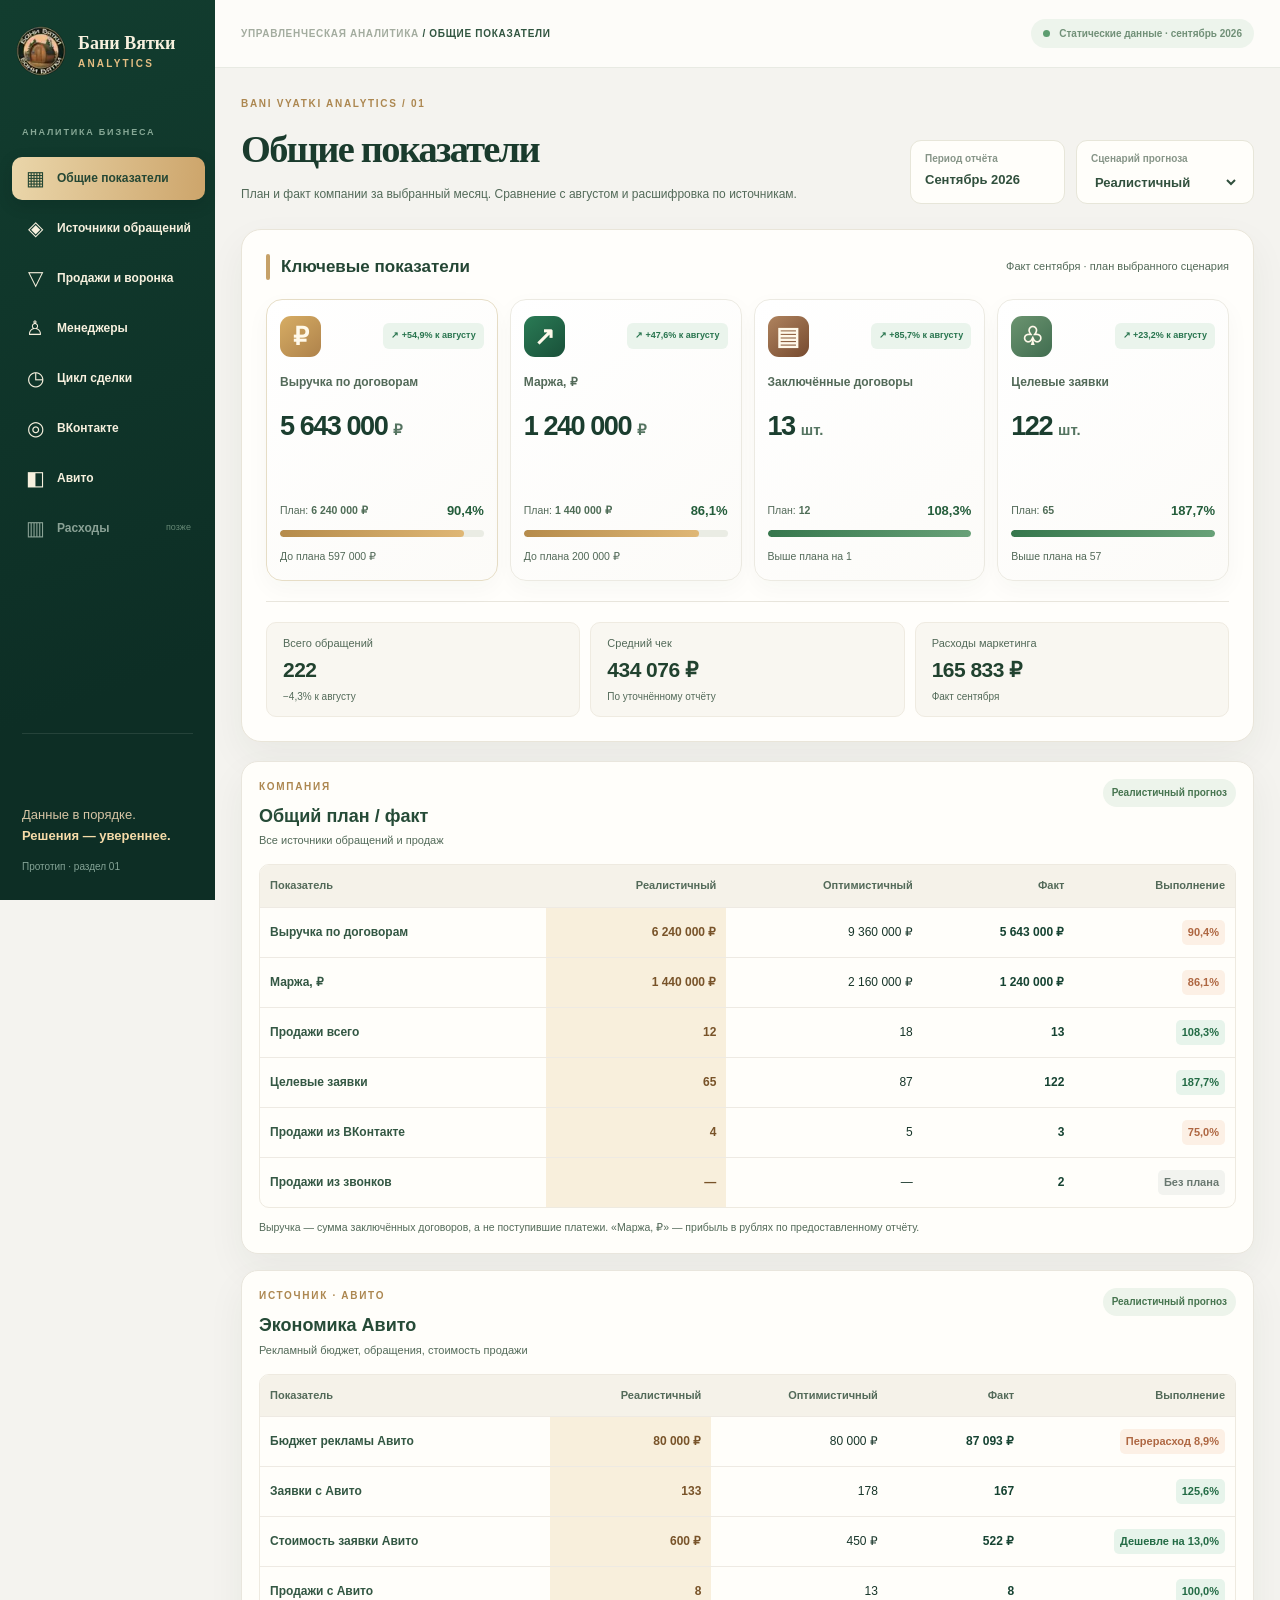
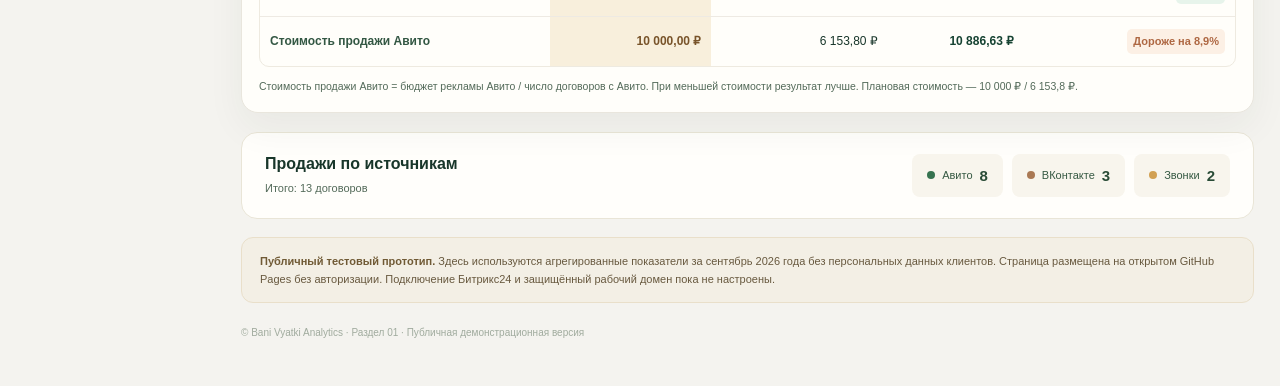
<file: index.html>
<!doctype html>
<html lang="ru">
<head>
<meta charset="utf-8">
<meta name="viewport" content="width=device-width, initial-scale=1">
<meta name="robots" content="noindex,nofollow">
<meta name="theme-color" content="#103629">
<title>Общие показатели | Bani Vyatki Analytics</title>
<link rel="stylesheet" href="./design-system.css">
<link rel="stylesheet" href="./styles.css">
<link rel="stylesheet" href="./navigation.css">
<link rel="stylesheet" href="./overview.css">
<script src="./app.js" defer></script>
<link rel="icon" type="image/webp" href="./assets/logo-bani-vyatki.webp">
<script src="./navigation.js" defer></script>
</head>
<body>
<div class="app-shell">
  <aside class="sidebar">
    <div class="brand">
      <span class="brand-mark"><img src="./assets/logo-bani-vyatki.webp" alt="Логотип Бани Вятки" width="52" height="52"></span>
      <span class="brand-text"><b>Бани Вятки</b><small>ANALYTICS</small></span>
    
      <button class="bv-menu-toggle" type="button" aria-controls="bv-primary-nav" aria-expanded="false" aria-label="Открыть меню разделов">
        <span class="bv-menu-bars" aria-hidden="true"><span></span><span></span><span></span></span>
        <span class="bv-menu-toggle-text" aria-hidden="true">Меню</span>
      </button>
    </div>
    <div class="sidebar-caption">АНАЛИТИКА БИЗНЕСА</div>
    <nav id="bv-primary-nav" aria-label="Разделы дашборда">
      <a class="nav-link current" href="#overview" aria-current="page" aria-label="Общие показатели" data-bv-label="Общие показатели"><span class="nav-icon" aria-hidden="true">▦</span><span class="bv-nav-label">Общие показатели</span></a>
      <a class="nav-link" href="./sources.html" aria-label="Источники обращений" data-bv-label="Источники обращений"><span class="nav-icon" aria-hidden="true">◈</span><span class="bv-nav-label">Источники обращений</span></a>
      <a class="nav-link" href="./sales.html" aria-label="Продажи и воронка" data-bv-label="Продажи и воронка"><span class="nav-icon" aria-hidden="true">▽</span><span class="bv-nav-label">Продажи и воронка</span></a>
      <a class="nav-link" href="./managers.html" aria-label="Менеджеры" data-bv-label="Менеджеры"><span class="nav-icon" aria-hidden="true">♙</span><span class="bv-nav-label">Менеджеры</span></a>
      <a class="nav-link" href="./cycle.html" aria-label="Цикл сделки" data-bv-label="Цикл сделки"><span class="nav-icon" aria-hidden="true">◷</span><span class="bv-nav-label">Цикл сделки</span></a>
      <a class="nav-link" href="./vk.html" aria-label="ВКонтакте" data-bv-label="ВКонтакте"><span class="nav-icon" aria-hidden="true">◎</span><span class="bv-nav-label">ВКонтакте</span></a>
      <a class="nav-link" href="./avito.html" aria-label="Авито: объявления" data-bv-label="Авито: объявления"><span class="nav-icon" aria-hidden="true">◧</span><span class="bv-nav-label">Авито</span></a>
      <span class="nav-link pending" data-bv-label="Расходы · позже" aria-label="Раздел «Расходы» пока не готов"><span class="nav-icon" aria-hidden="true">▥</span><span class="bv-nav-label">Расходы</span> <i>позже</i></span>
    </nav>
    <div class="sidebar-bottom">Данные в порядке.<br><strong>Решения — увереннее.</strong><small>Прототип · раздел 01</small></div>
  </aside>
  <div class="workspace">
    <header class="topbar"><span>УПРАВЛЕНЧЕСКАЯ АНАЛИТИКА <b>/ ОБЩИЕ ПОКАЗАТЕЛИ</b></span><span class="demo-status"><span class="status-dot"></span> Статические данные · сентябрь 2026</span></header>
    <main id="overview">
      <section class="page-heading">
        <div><p class="eyebrow">BANI VYATKI ANALYTICS / 01</p><h1>Общие показатели</h1><p class="subtitle">План и факт компании за выбранный месяц. Сравнение с августом и расшифровка по источникам.</p></div>
        <div class="controls"><div class="month"><span>Период отчёта</span><b>Сентябрь 2026</b></div><label for="scenario">Сценарий прогноза<select id="scenario"><option value="realistic">Реалистичный</option><option value="optimistic">Оптимистичный</option></select></label></div>
      </section>
      <section class="card-section" aria-labelledby="mainKpiTitle">
        <div class="section-title"><div><span class="gold-line"></span><h2 id="mainKpiTitle">Ключевые показатели</h2></div><span class="section-hint">Факт сентября · план выбранного сценария</span></div>
        <div class="kpi-grid">
          <article class="kpi kpi-revenue">
            <div class="kpi-head"><span class="glyph gold">₽</span><span class="trend">↗ +54,9% к августу</span></div>
            <h3>Выручка по договорам</h3><div class="big-number">5 643 000 <small>₽</small></div>
            <div class="metric-meta"><span>План: <b data-plan="revenue"></b></span><strong data-pct="revenue"></strong></div>
            <div class="progress"><div class="progress-fill" data-progress="revenue"></div></div><p class="kpi-foot" data-delta="revenue"></p>
          </article>
          <article class="kpi">
            <div class="kpi-head"><span class="glyph green">↗</span><span class="trend">↗ +47,6% к августу</span></div>
            <h3>Маржа, ₽</h3><div class="big-number">1 240 000 <small>₽</small></div>
            <div class="metric-meta"><span>План: <b data-plan="margin"></b></span><strong data-pct="margin"></strong></div>
            <div class="progress"><div class="progress-fill" data-progress="margin"></div></div><p class="kpi-foot" data-delta="margin"></p>
          </article>
          <article class="kpi">
            <div class="kpi-head"><span class="glyph brown">▤</span><span class="trend">↗ +85,7% к августу</span></div>
            <h3>Заключённые договоры</h3><div class="big-number">13 <small>шт.</small></div>
            <div class="metric-meta"><span>План: <b data-plan="contracts"></b></span><strong data-pct="contracts"></strong></div>
            <div class="progress"><div class="progress-fill" data-progress="contracts"></div></div><p class="kpi-foot" data-delta="contracts"></p>
          </article>
          <article class="kpi">
            <div class="kpi-head"><span class="glyph olive">♧</span><span class="trend">↗ +23,2% к августу</span></div>
            <h3>Целевые заявки</h3><div class="big-number">122 <small>шт.</small></div>
            <div class="metric-meta"><span>План: <b data-plan="qualified"></b></span><strong data-pct="qualified"></strong></div>
            <div class="progress"><div class="progress-fill" data-progress="qualified"></div></div><p class="kpi-foot" data-delta="qualified"></p>
          </article>
        </div>
        <div class="minikpis" aria-label="Дополнительные метрики">
          <div class="mini"><span>Всего обращений</span><b>222</b><small>−4,3% к августу</small></div>
          <div class="mini"><span>Средний чек</span><b>434 076 ₽</b><small>По уточнённому отчёту</small></div>
          <div class="mini"><span>Расходы маркетинга</span><b>165 833 ₽</b><small>Факт сентября</small></div>
        </div>
      </section>
      <section class="detail-grid">
        <article class="detail-panel">
          <div class="panel-top"><div><p class="eyebrow">КОМПАНИЯ</p><h2>Общий план / факт</h2><p>Все источники обращений и продаж</p></div><span class="scenario-pill" data-scenario-label></span></div>
          <div class="table-scroll" role="region" aria-label="Таблица общего плана и факта компании" tabindex="0"><table><thead><tr><th scope="col">Показатель</th><th scope="col">Реалистичный</th><th scope="col">Оптимистичный</th><th scope="col">Факт</th><th scope="col">Выполнение</th></tr></thead><tbody id="company-table"></tbody></table></div>
          <p class="table-scroll-hint">Горизонтальная прокрутка таблицы для просмотра всех столбцов</p>
          <div class="plan-card-list" id="company-cards" aria-label="Таблица общего плана и факта компании — мобильная версия"></div>
          <p class="panel-note">Выручка — сумма заключённых договоров, а не поступившие платежи. «Маржа, ₽» — прибыль в рублях по предоставленному отчёту.</p>
        </article>
        <article class="detail-panel">
          <div class="panel-top"><div><p class="eyebrow">ИСТОЧНИК · АВИТО</p><h2>Экономика Авито</h2><p>Рекламный бюджет, обращения, стоимость продажи</p></div><span class="scenario-pill" data-scenario-label></span></div>
          <div class="table-scroll" role="region" aria-label="Таблица плана и факта Авито" tabindex="0"><table><thead><tr><th scope="col">Показатель</th><th scope="col">Реалистичный</th><th scope="col">Оптимистичный</th><th scope="col">Факт</th><th scope="col">Выполнение</th></tr></thead><tbody id="avito-table"></tbody></table></div>
          <p class="table-scroll-hint">Горизонтальная прокрутка таблицы для просмотра всех столбцов</p>
          <div class="plan-card-list" id="avito-cards" aria-label="Таблица плана и факта Авито — мобильная версия"></div>
          <p class="panel-note">Стоимость продажи Авито = бюджет рекламы Авито / число договоров с Авито. При меньшей стоимости результат лучше. Плановая стоимость — 10 000 ₽ / 6 153,8 ₽.</p>
        </article>
      </section>
      <section class="source-summary">
        <div><h2>Продажи по источникам</h2><span>Итого: 13 договоров</span></div>
        <div class="source-pills"><span><i class="dot green-dot"></i> Авито <strong>8</strong></span><span><i class="dot brown-dot"></i> ВКонтакте <strong>3</strong></span><span><i class="dot gold-dot"></i> Звонки <strong>2</strong></span></div>
      </section>
      <div class="disclaimer"><strong>Публичный тестовый прототип.</strong> Здесь используются агрегированные показатели за сентябрь 2026 года без персональных данных клиентов. Страница размещена на открытом GitHub Pages без авторизации. Подключение Битрикс24 и защищённый рабочий домен пока не настроены.</div>
      <footer>© Bani Vyatki Analytics · Раздел 01 · Публичная демонстрационная версия</footer>
    </main>
  </div>
</div>
</body>
</html>
</file>
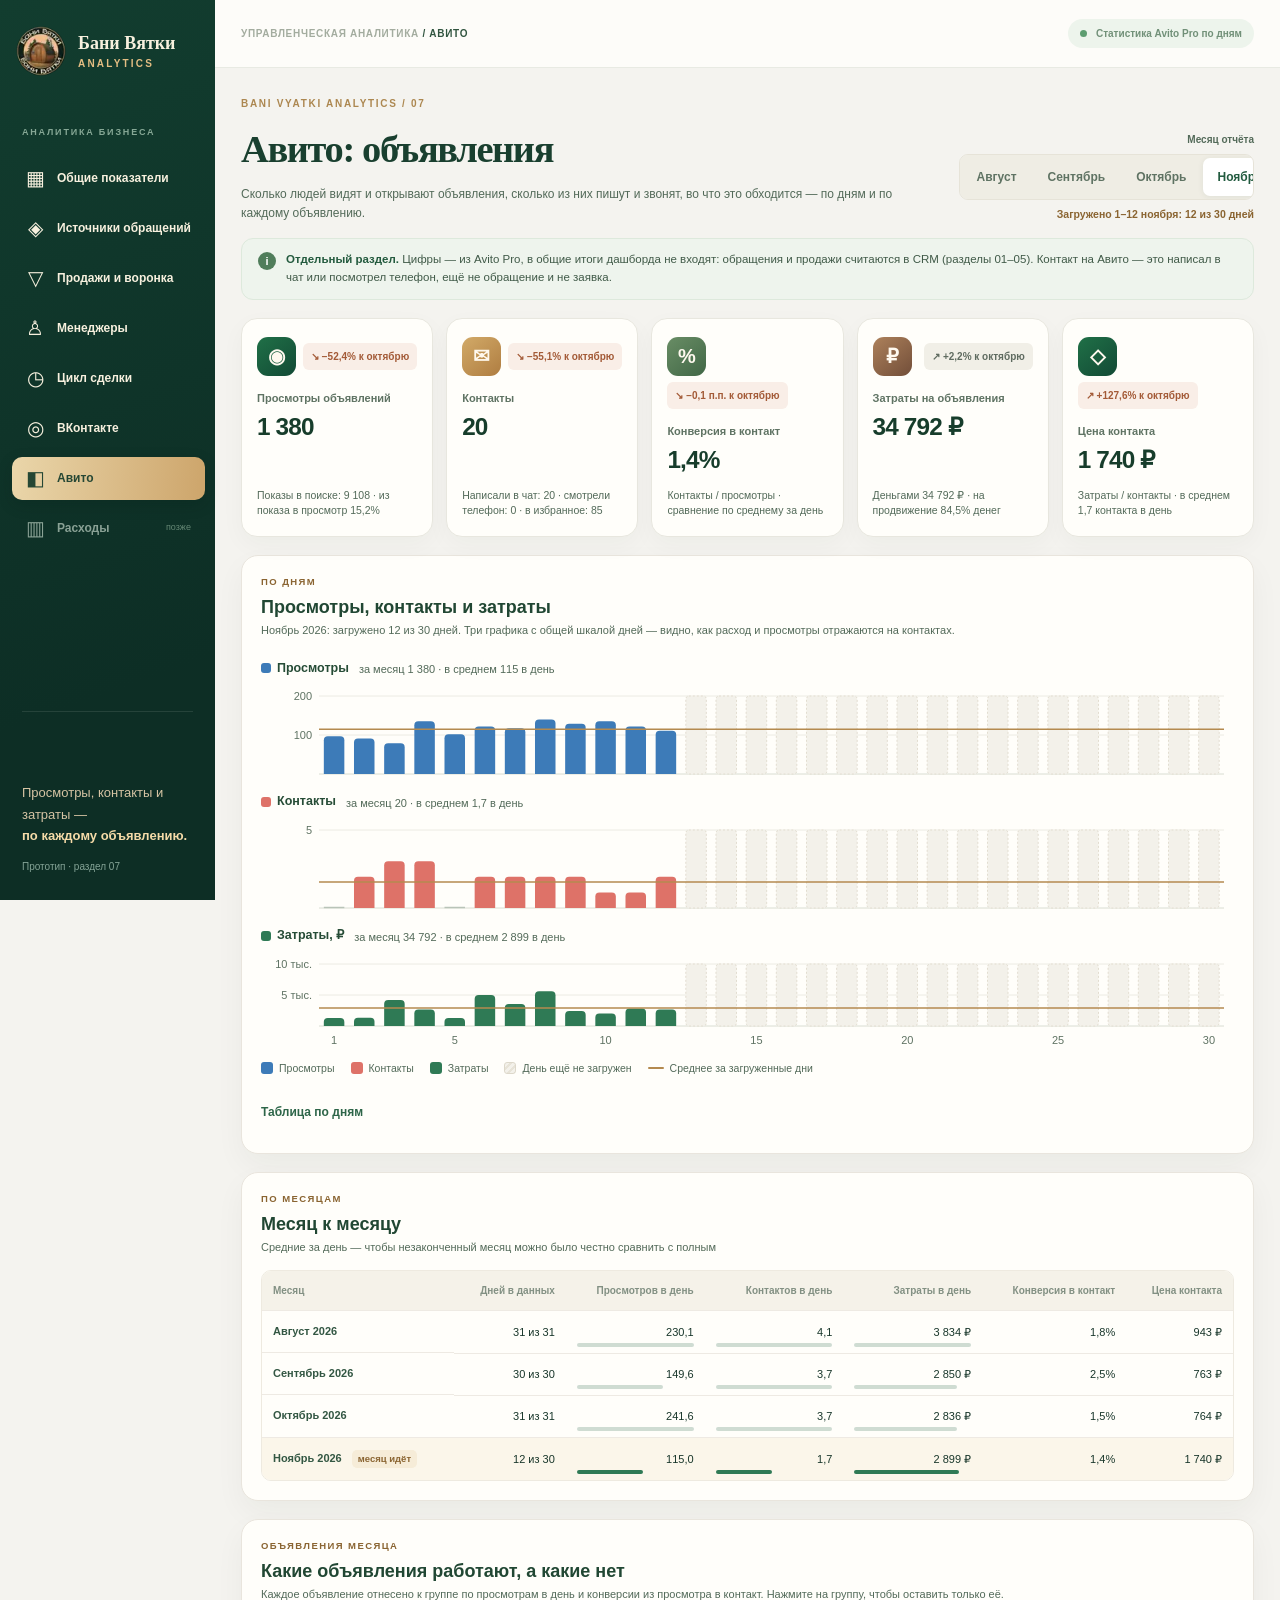
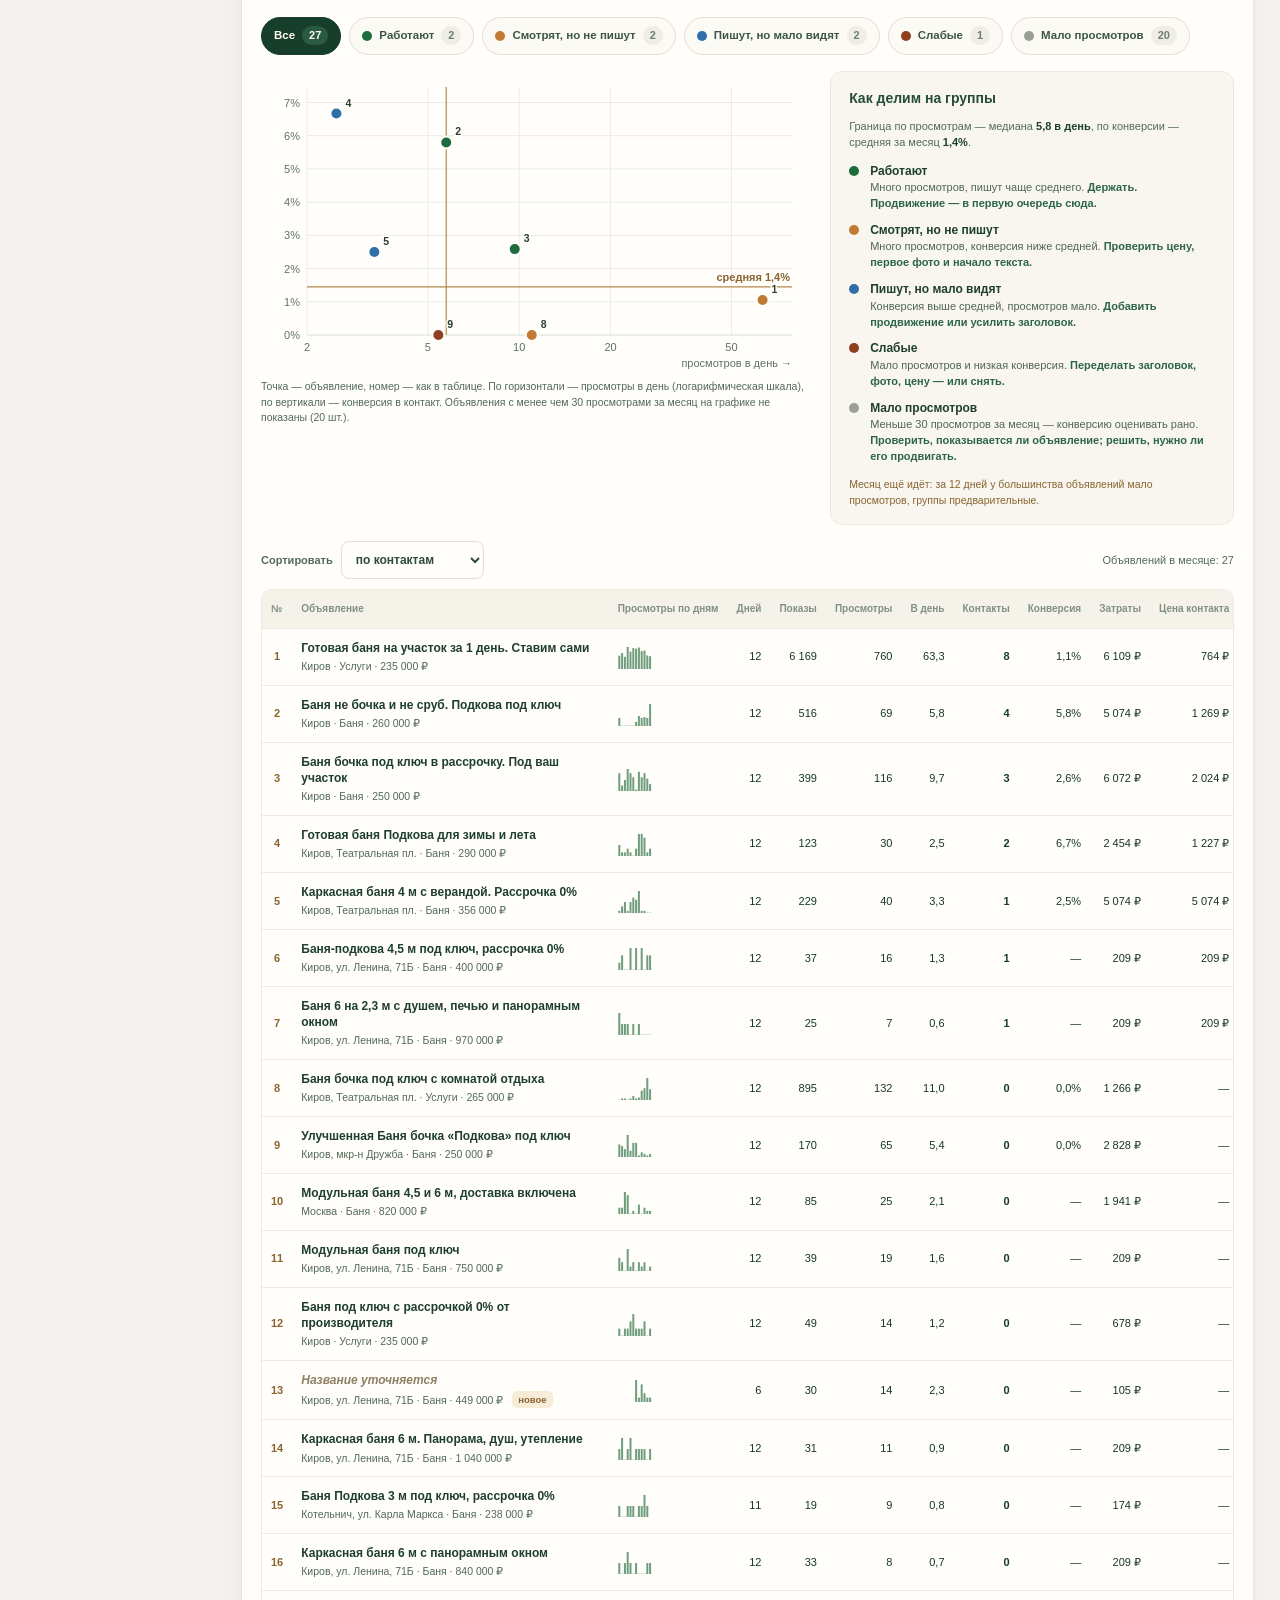
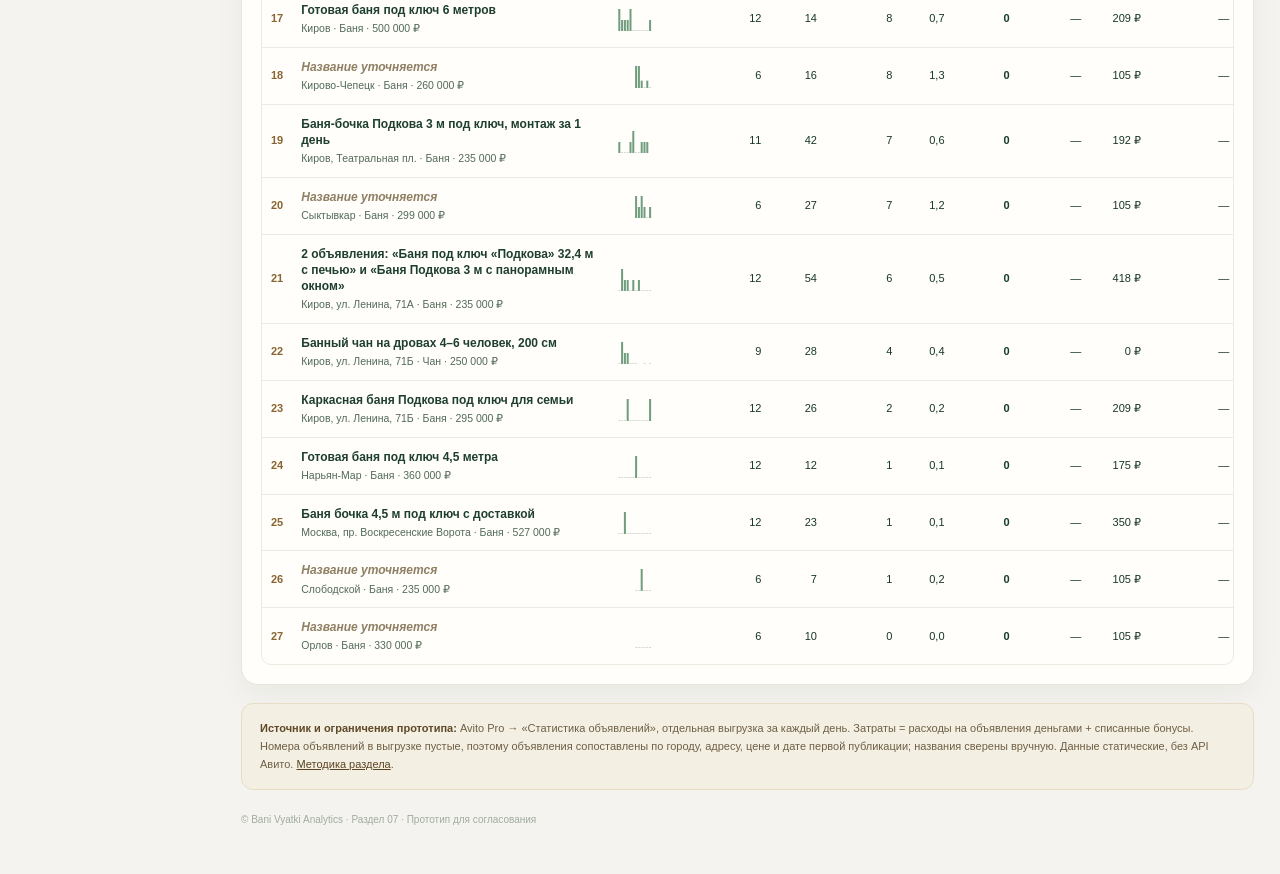
<file: avito.html>
<!doctype html>
<html lang="ru">
<head>
<meta charset="utf-8">
<meta name="viewport" content="width=device-width,initial-scale=1">
<meta name="robots" content="noindex,nofollow">
<meta name="theme-color" content="#123d2f">
<title>Авито: объявления | Bani Vyatki Analytics</title>
<link rel="icon" type="image/webp" href="./assets/logo-bani-vyatki.webp">
<link rel="stylesheet" href="./design-system.css">
<link rel="stylesheet" href="./styles.css">
<link rel="stylesheet" href="./avito.css">
<link rel="stylesheet" href="./navigation.css">
<script src="./avito-data.js" defer></script>
<script src="./avito.js" defer></script>
<script src="./navigation.js" defer></script>
</head>
<body>
<div class="app-shell">
  <aside class="sidebar">
    <div class="brand"><span class="brand-mark"><img src="./assets/logo-bani-vyatki.webp" alt="Логотип Бани Вятки" width="52" height="52"></span><span class="brand-text"><b>Бани Вятки</b><small>ANALYTICS</small></span>
      <button class="bv-menu-toggle" type="button" aria-controls="bv-primary-nav" aria-expanded="false" aria-label="Открыть меню разделов">
        <span class="bv-menu-bars" aria-hidden="true"><span></span><span></span><span></span></span>
        <span class="bv-menu-toggle-text" aria-hidden="true">Меню</span>
      </button>
    </div>
    <div class="sidebar-caption">АНАЛИТИКА БИЗНЕСА</div>
    <nav id="bv-primary-nav" aria-label="Разделы дашборда">
      <a class="nav-link" href="./index.html" aria-label="Общие показатели" data-bv-label="Общие показатели"><span class="nav-icon" aria-hidden="true">▦</span><span class="bv-nav-label">Общие показатели</span></a>
      <a class="nav-link" href="./sources.html" aria-label="Источники обращений" data-bv-label="Источники обращений"><span class="nav-icon" aria-hidden="true">◈</span><span class="bv-nav-label">Источники обращений</span></a>
      <a class="nav-link" href="./sales.html" aria-label="Продажи и воронка" data-bv-label="Продажи и воронка"><span class="nav-icon" aria-hidden="true">▽</span><span class="bv-nav-label">Продажи и воронка</span></a>
      <a class="nav-link" href="./managers.html" aria-label="Менеджеры" data-bv-label="Менеджеры"><span class="nav-icon" aria-hidden="true">♙</span><span class="bv-nav-label">Менеджеры</span></a>
      <a class="nav-link" href="./cycle.html" aria-label="Цикл сделки" data-bv-label="Цикл сделки"><span class="nav-icon" aria-hidden="true">◷</span><span class="bv-nav-label">Цикл сделки</span></a>
      <a class="nav-link" href="./vk.html" aria-label="ВКонтакте" data-bv-label="ВКонтакте"><span class="nav-icon" aria-hidden="true">◎</span><span class="bv-nav-label">ВКонтакте</span></a>
      <a class="nav-link current" aria-current="page" href="./avito.html" aria-label="Авито: объявления" data-bv-label="Авито: объявления"><span class="nav-icon" aria-hidden="true">◧</span><span class="bv-nav-label">Авито</span></a>
      <span class="nav-link pending" data-bv-label="Расходы · позже" aria-label="Раздел «Расходы» пока не готов"><span class="nav-icon" aria-hidden="true">▥</span><span class="bv-nav-label">Расходы</span> <i>позже</i></span>
    </nav>
    <div class="sidebar-bottom">Просмотры, контакты и затраты —<br><strong>по каждому объявлению.</strong><small>Прототип · раздел 07</small></div>
  </aside>
  <div class="workspace">
    <header class="topbar"><span>УПРАВЛЕНЧЕСКАЯ АНАЛИТИКА <b>/ АВИТО</b></span><span class="demo-status"><span class="status-dot"></span> Статистика Avito Pro по дням</span></header>
    <main class="av-main" id="avito">
      <section class="av-heading">
        <div><p class="eyebrow">BANI VYATKI ANALYTICS / 07</p><h1>Авито: объявления</h1><p class="subtitle">Сколько людей видят и открывают объявления, сколько из них пишут и звонят, во что это обходится — по дням и по каждому объявлению.</p></div>
        <div class="av-month-picker"><span id="avMonthLabel">Месяц отчёта</span><div class="av-toggle av-month-switch" id="avMonthSwitch" role="group" aria-labelledby="avMonthLabel"></div><small id="avMonthNote" class="av-month-note"></small></div>
      </section>

      <div class="av-scope"><span class="av-scope-icon" aria-hidden="true">i</span><p><strong>Отдельный раздел.</strong> Цифры — из Avito Pro, в общие итоги дашборда не входят: обращения и продажи считаются в CRM (разделы 01–05). Контакт на Авито — это написал в чат или посмотрел телефон, ещё не обращение и не заявка.</p></div>

      <section class="av-kpis" id="avKpis" aria-label="Ключевые показатели месяца"></section>

      <section class="av-panel av-daily" aria-labelledby="avDailyTitle">
        <div class="av-panel-header"><div><span class="av-kicker">ПО ДНЯМ</span><h2 id="avDailyTitle">Просмотры, контакты и затраты</h2><p id="avDailySubtitle">Три графика с общей шкалой дней: видно, как расход и просмотры отражаются на контактах</p></div></div>
        <div id="avDaily" class="av-daily-charts"></div>
        <div class="av-legend"><span><i class="av-key views"></i>Просмотры</span><span><i class="av-key contacts"></i>Контакты</span><span><i class="av-key cost"></i>Затраты</span><span><i class="av-key empty"></i>День ещё не загружен</span><span><i class="av-key avg"></i>Среднее за загруженные дни</span></div>
        <details class="av-details"><summary>Таблица по дням</summary><div class="table-scroll" role="region" aria-label="Таблица показателей по дням" tabindex="0"><table id="avDailyTable"><thead><tr><th scope="col">День</th><th scope="col">Объявлений</th><th scope="col">Показы</th><th scope="col">Просмотры</th><th scope="col">Контакты</th><th scope="col">Чат / телефон</th><th scope="col">В избранное</th><th scope="col">Затраты, ₽</th><th scope="col">из них бонусами</th></tr></thead><tbody></tbody></table></div></details>
      </section>

      <section class="av-panel av-months-panel" aria-labelledby="avMonthsTitle">
        <div class="av-panel-header"><div><span class="av-kicker">ПО МЕСЯЦАМ</span><h2 id="avMonthsTitle">Месяц к месяцу</h2><p>Средние за день — чтобы незаконченный месяц можно было честно сравнить с полным</p></div></div>
        <div class="table-scroll" role="region" aria-label="Сравнение месяцев" tabindex="0"><table id="avMonths"><thead><tr><th scope="col">Месяц</th><th scope="col">Дней в данных</th><th scope="col">Просмотров в день</th><th scope="col">Контактов в день</th><th scope="col">Затраты в день</th><th scope="col">Конверсия в контакт</th><th scope="col">Цена контакта</th></tr></thead><tbody></tbody></table></div>
      </section>

      <section class="av-panel av-listings" aria-labelledby="avListTitle">
        <div class="av-panel-header"><div><span class="av-kicker">ОБЪЯВЛЕНИЯ МЕСЯЦА</span><h2 id="avListTitle">Какие объявления работают, а какие нет</h2><p id="avListSubtitle">Каждое объявление отнесено к группе по просмотрам в день и конверсии из просмотра в контакт</p></div></div>
        <div id="avGroups" class="av-groups" role="group" aria-label="Фильтр по группам"></div>
        <div class="av-list-body">
          <figure class="av-scatter-wrap">
            <div id="avScatter" class="av-scatter"></div>
            <figcaption id="avScatterCaption" class="av-scatter-caption"></figcaption>
          </figure>
          <div id="avRules" class="av-rules"></div>
        </div>
        <div class="av-list-tools">
          <label for="avSort">Сортировать<select id="avSort"><option value="contacts">по контактам</option><option value="views">по просмотрам</option><option value="cost">по затратам</option><option value="cpc">по цене контакта</option><option value="cr">по конверсии</option></select></label>
          <span id="avListCount" class="av-list-count" aria-live="polite"></span>
        </div>
        <div class="table-scroll av-table-wrap" role="region" aria-label="Таблица объявлений" tabindex="0"><table id="avTable"><thead><tr><th scope="col">№</th><th scope="col">Объявление</th><th scope="col">Просмотры по дням</th><th scope="col">Дней</th><th scope="col">Показы</th><th scope="col">Просмотры</th><th scope="col">В день</th><th scope="col">Контакты</th><th scope="col">Конверсия</th><th scope="col">Затраты</th><th scope="col">Цена контакта</th><th scope="col">Группа</th></tr></thead><tbody></tbody></table></div>
        <ol id="avCards" class="av-cards" aria-label="Объявления месяца — мобильная версия"></ol>
        <button type="button" id="avCardsMore" class="av-more" hidden></button>
      </section>

      <div class="av-method-summary"><strong>Источник и ограничения прототипа:</strong> Avito Pro → «Статистика объявлений», отдельная выгрузка за каждый день. Затраты = расходы на объявления деньгами + списанные бонусы. Номера объявлений в выгрузке пустые, поэтому объявления сопоставлены по городу, адресу, цене и дате первой публикации; названия сверены вручную. Данные статические, без API Авито. <a href="./docs/avito.md">Методика раздела</a>.</div>
      <footer>© Bani Vyatki Analytics · Раздел 07 · Прототип для согласования</footer>
    </main>
  </div>
</div>
<div id="avTip" class="av-tip" role="status" aria-live="polite" hidden></div>
</body>
</html>
</file>
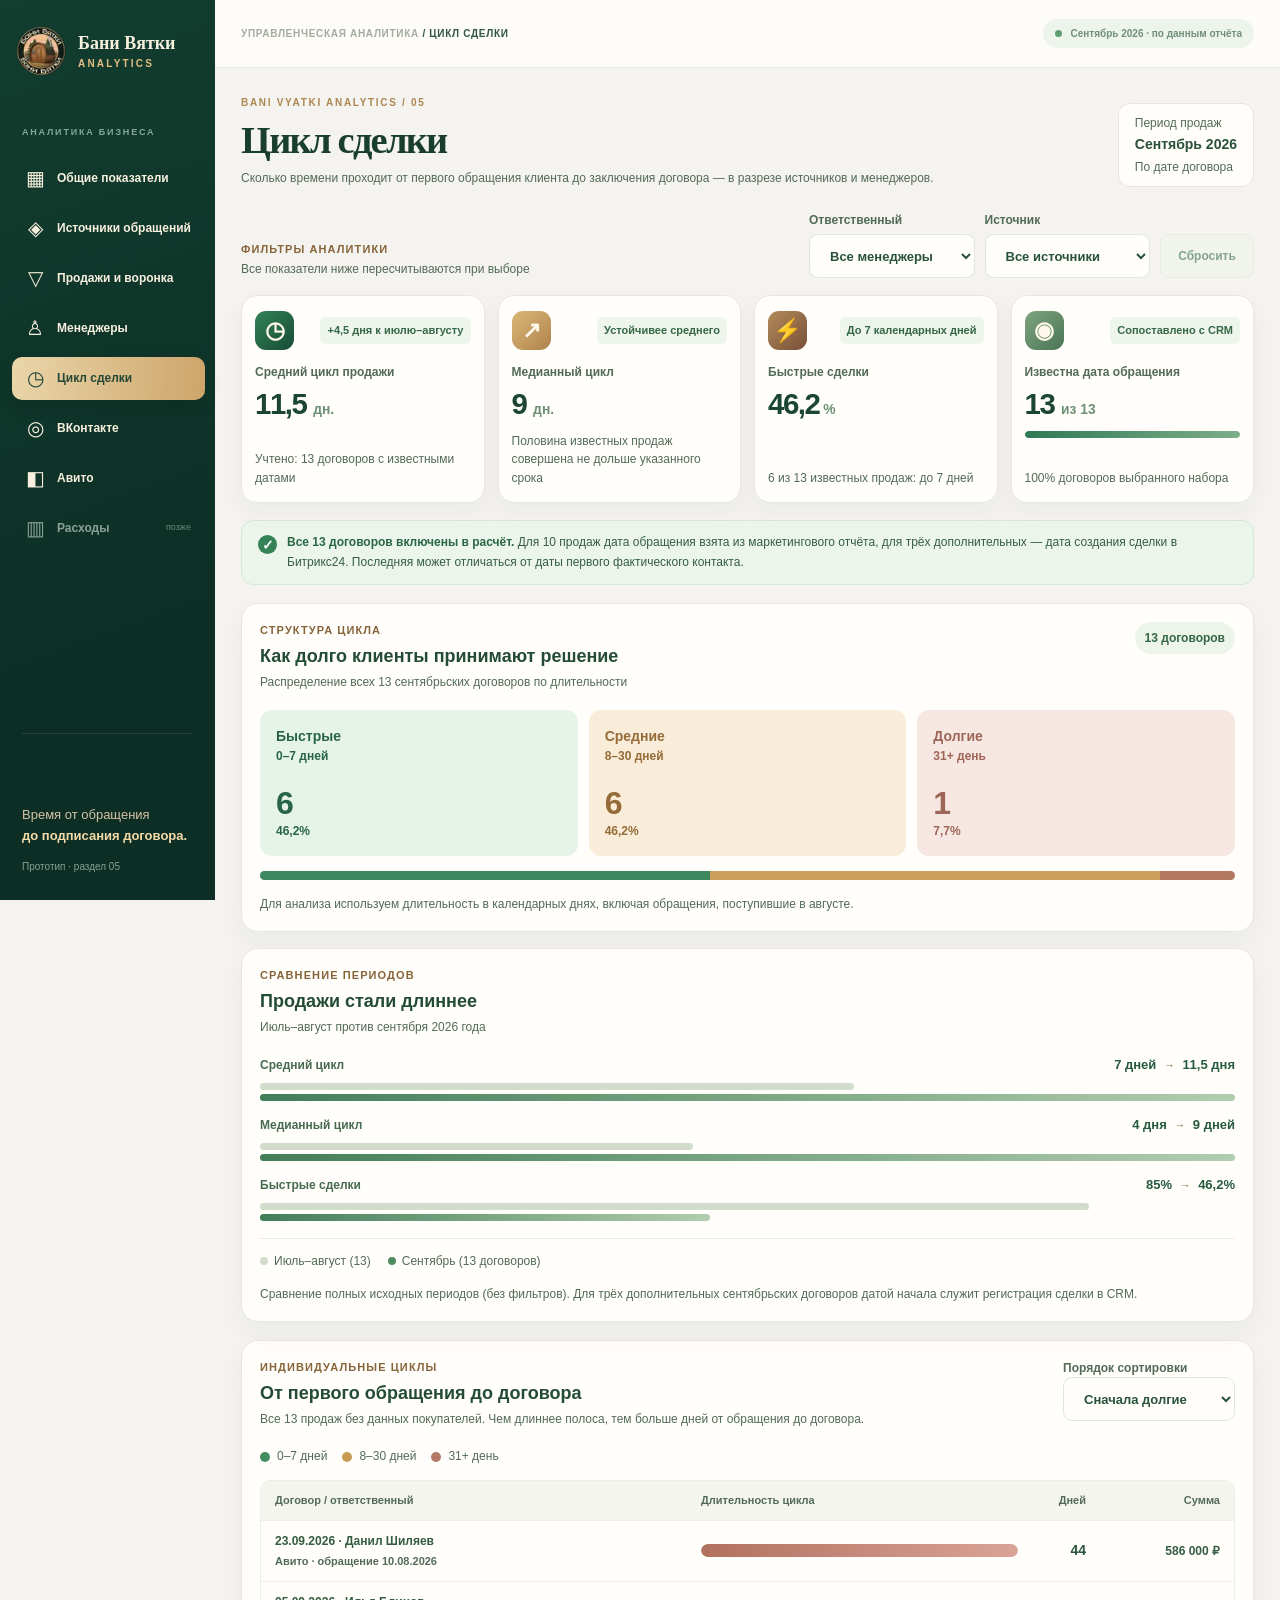
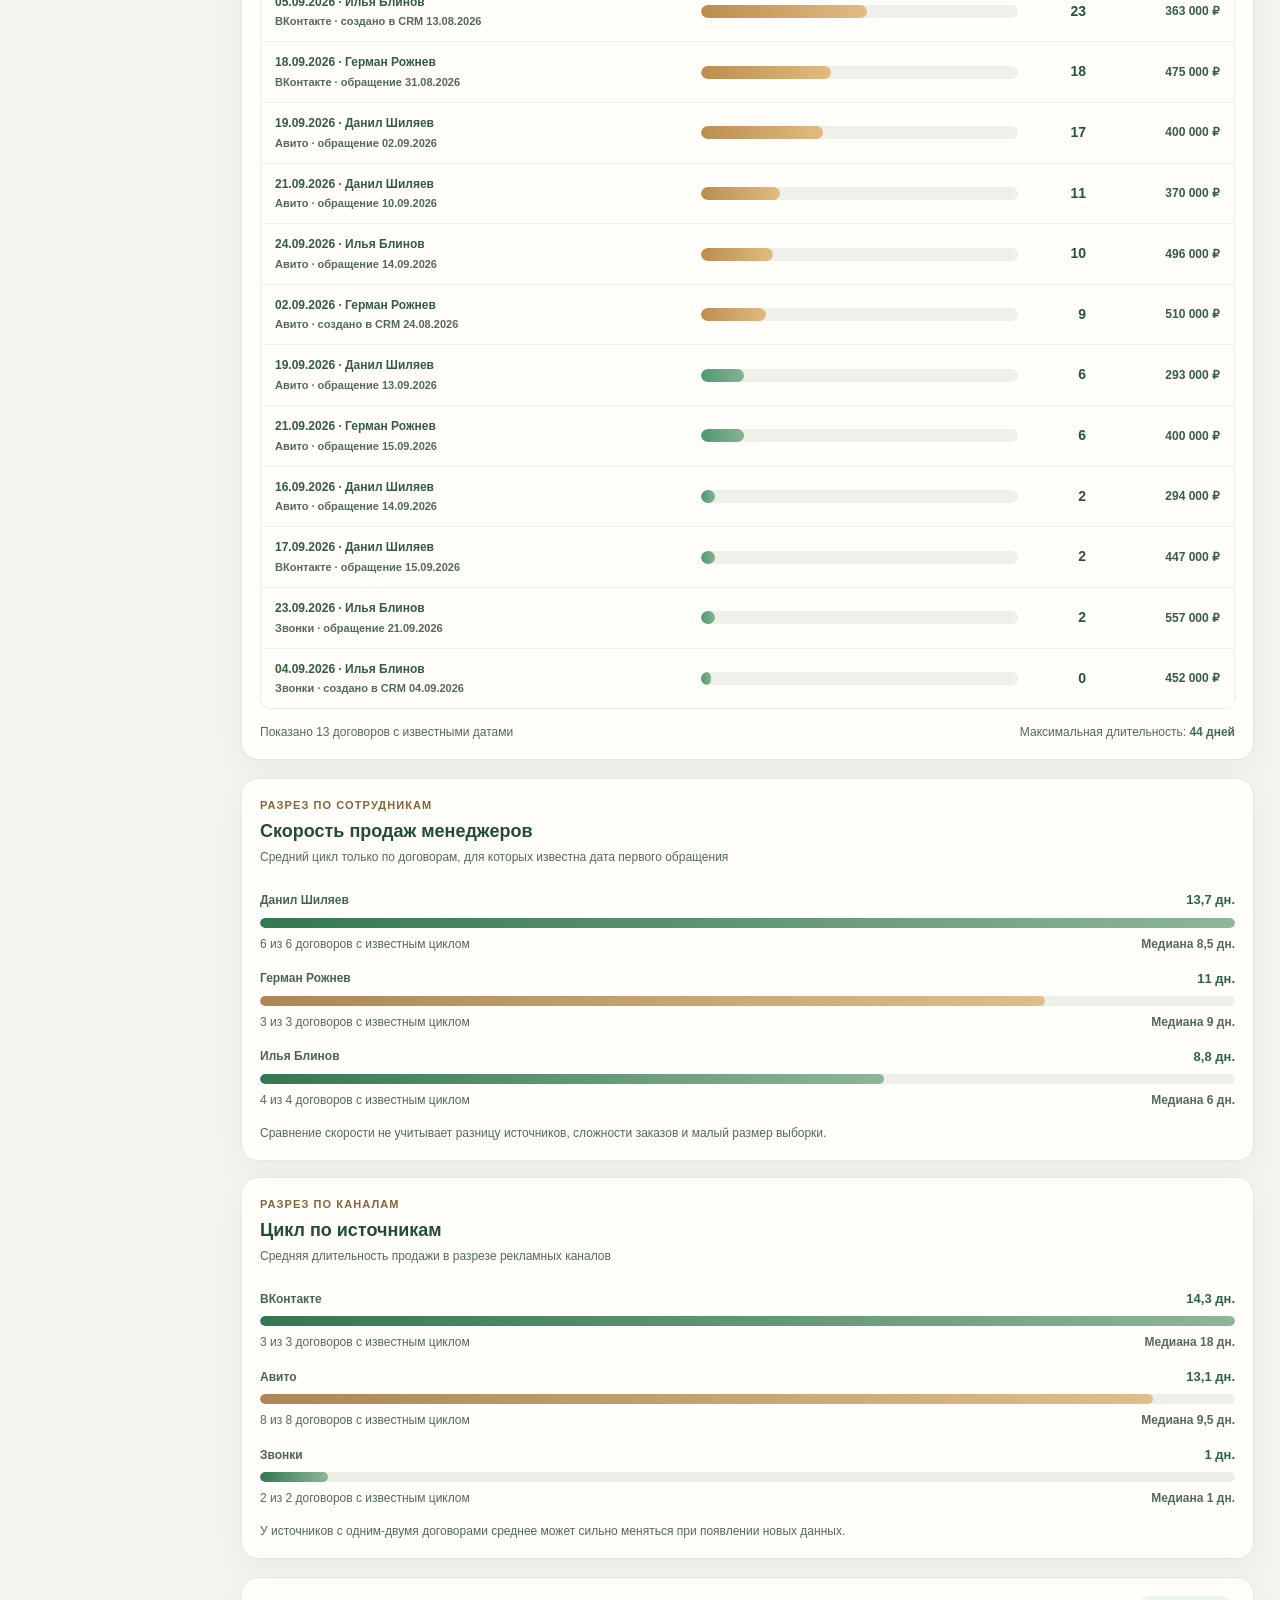
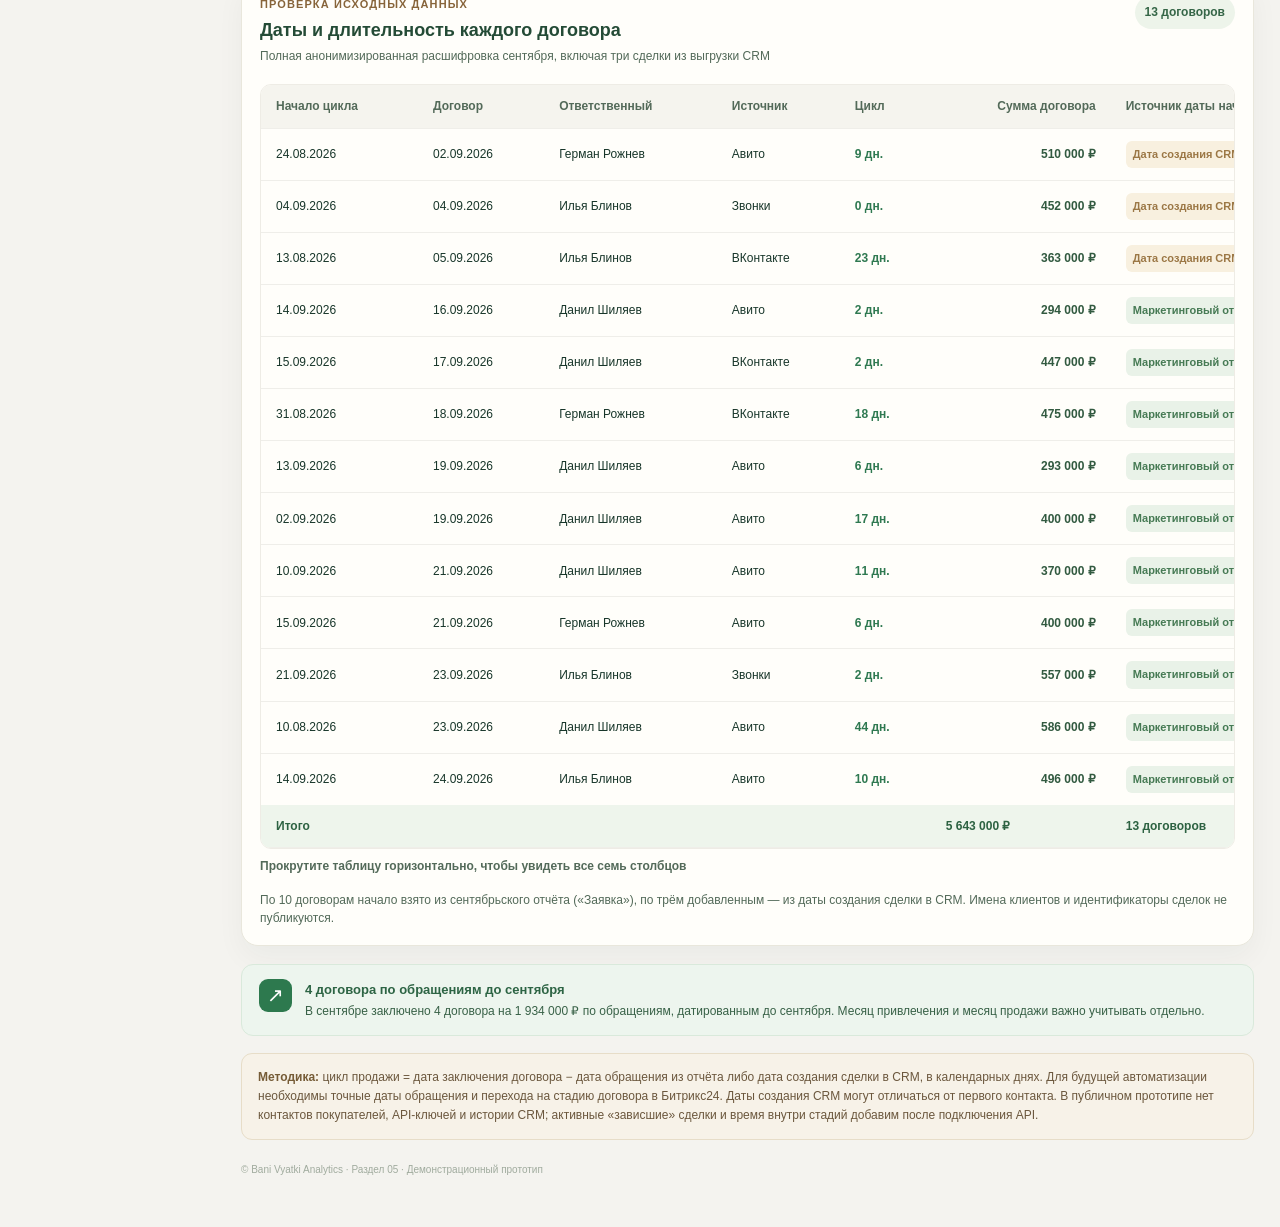
<file: cycle.html>
<!doctype html>
<html lang="ru">
<head>
<meta charset="utf-8">
<meta name="viewport" content="width=device-width, initial-scale=1">
<meta name="robots" content="noindex,nofollow">
<meta name="theme-color" content="#123d2f">
<title>Цикл сделки | Bani Vyatki Analytics</title>
<link rel="icon" type="image/webp" href="./assets/logo-bani-vyatki.webp">
<link rel="stylesheet" href="./design-system.css">
<link rel="stylesheet" href="./styles.css">
<link rel="stylesheet" href="./cycle.css">
<link rel="stylesheet" href="./navigation.css">
<link rel="stylesheet" href="./cycle-responsive.css">
<script src="./managers-data.js" defer></script>
<script src="./cycle-data.js" defer></script>
<script src="./cycle.js" defer></script>
<script src="./navigation.js" defer></script>
</head>
<body>
<div class="app-shell">
  <aside class="sidebar">
    <div class="brand"><span class="brand-mark"><img src="./assets/logo-bani-vyatki.webp" width="52" height="52" alt="Логотип Бани Вятки"></span><span class="brand-text"><b>Бани Вятки</b><small>ANALYTICS</small></span>
      <button class="bv-menu-toggle" type="button" aria-controls="bv-primary-nav" aria-expanded="false" aria-label="Открыть меню разделов">
        <span class="bv-menu-bars" aria-hidden="true"><span></span><span></span><span></span></span>
        <span class="bv-menu-toggle-text" aria-hidden="true">Меню</span>
      </button>
    </div>
    <div class="sidebar-caption">АНАЛИТИКА БИЗНЕСА</div>
    <nav id="bv-primary-nav" aria-label="Разделы дашборда">
      <a class="nav-link" href="./index.html" aria-label="Общие показатели" data-bv-label="Общие показатели"><span class="nav-icon" aria-hidden="true">▦</span><span class="bv-nav-label">Общие показатели</span></a>
      <a class="nav-link" href="./sources.html" aria-label="Источники обращений" data-bv-label="Источники обращений"><span class="nav-icon" aria-hidden="true">◈</span><span class="bv-nav-label">Источники обращений</span></a>
      <a class="nav-link" href="./sales.html" aria-label="Продажи и воронка" data-bv-label="Продажи и воронка"><span class="nav-icon" aria-hidden="true">▽</span><span class="bv-nav-label">Продажи и воронка</span></a>
      <a class="nav-link" href="./managers.html" aria-label="Менеджеры" data-bv-label="Менеджеры"><span class="nav-icon" aria-hidden="true">♙</span><span class="bv-nav-label">Менеджеры</span></a>
      <a class="nav-link current" aria-current="page" href="./cycle.html" aria-label="Цикл сделки" data-bv-label="Цикл сделки"><span class="nav-icon" aria-hidden="true">◷</span><span class="bv-nav-label">Цикл сделки</span></a>
      <a class="nav-link" href="./vk.html" aria-label="ВКонтакте" data-bv-label="ВКонтакте"><span class="nav-icon" aria-hidden="true">◎</span><span class="bv-nav-label">ВКонтакте</span></a>
      <a class="nav-link" href="./avito.html" aria-label="Авито: объявления" data-bv-label="Авито: объявления"><span class="nav-icon" aria-hidden="true">◧</span><span class="bv-nav-label">Авито</span></a>
      <span class="nav-link pending" data-bv-label="Расходы · позже" aria-label="Раздел «Расходы» пока не готов"><span class="nav-icon" aria-hidden="true">▥</span><span class="bv-nav-label">Расходы</span> <i>позже</i></span>
    </nav>
    <div class="sidebar-bottom">Время от обращения<br><strong>до подписания договора.</strong><small>Прототип · раздел 05</small></div>
  </aside>
  <div class="workspace">
    <header class="topbar"><span>УПРАВЛЕНЧЕСКАЯ АНАЛИТИКА <b>/ ЦИКЛ СДЕЛКИ</b></span><span class="demo-status"><span class="status-dot"></span> Сентябрь 2026 · по данным отчёта</span></header>
    <main class="cycle-main" id="cycle">
      <section class="cycle-heading">
        <div><p class="eyebrow">BANI VYATKI ANALYTICS / 05</p><h1>Цикл сделки</h1><p class="subtitle">Сколько времени проходит от первого обращения клиента до заключения договора — в разрезе источников и менеджеров.</p></div>
        <div class="cycle-period"><span>Период продаж</span><b>Сентябрь 2026</b><small>По дате договора</small></div>
      </section>

      <div class="cycle-filter-row">
        <div class="cycle-filter-label"><span class="filter-kicker">ФИЛЬТРЫ АНАЛИТИКИ</span><span>Все показатели ниже пересчитываются при выборе</span></div>
        <div class="cycle-filters">
          <label for="cycleManager">Ответственный
            <select id="cycleManager">
              <option value="all">Все менеджеры</option>
              <option value="danil">Данил Шиляев</option>
              <option value="ilya">Илья Блинов</option>
              <option value="german">Герман Рожнев</option>
              <option value="mikhail">Михаил Русинов</option>
            </select>
          </label>
          <label for="cycleSource">Источник
            <select id="cycleSource">
              <option value="all">Все источники</option>
              <option value="avito">Авито</option>
              <option value="vk">ВКонтакте</option>
              <option value="calls">Входящие звонки</option>
              <option value="other">Прочие</option>
            </select>
          </label>
          <button class="cycle-reset" id="cycleReset" type="button" disabled>Сбросить</button>
        </div>
      </div>

      <section class="cycle-kpis" aria-label="Длительность сентябрьских продаж">
        <article class="cycle-kpi">
          <div class="cycle-kpi-top"><span class="cycle-glyph green">◷</span><span class="cycle-kpi-context" id="cycleAvgCompare">+4,5 дня к июлю–августу</span></div>
          <h2>Средний цикл продажи</h2><div class="cycle-big" id="cycleAverage">11,5 <small>дн.</small></div><p id="cycleAverageHint">По всем 13 сентябрьским договорам</p>
        </article>
        <article class="cycle-kpi">
          <div class="cycle-kpi-top"><span class="cycle-glyph gold">↗</span><span class="cycle-kpi-context">Устойчивее среднего</span></div>
          <h2>Медианный цикл</h2><div class="cycle-big" id="cycleMedian">9 <small>дн.</small></div><p>Половина известных продаж совершена не дольше указанного срока</p>
        </article>
        <article class="cycle-kpi">
          <div class="cycle-kpi-top"><span class="cycle-glyph brown">⚡</span><span class="cycle-kpi-context">До 7 календарных дней</span></div>
          <h2>Быстрые сделки</h2><div class="cycle-big" id="cycleQuickShare">46,2 <small>%</small></div><p id="cycleQuickNote">6 из 13 договоров завершены до 7 дней</p>
        </article>
        <article class="cycle-kpi">
          <div class="cycle-kpi-top"><span class="cycle-glyph olive">◉</span><span class="cycle-kpi-context">Сопоставлено с CRM</span></div>
          <h2>Известна дата обращения</h2><div class="cycle-big" id="cycleCoverage">13 <small>из 13</small></div><div class="cycle-coverage-track"><i id="cycleCoverageFill" style="width:100%"></i></div><p id="cycleCoverageHint">100% договоров выбранного набора</p>
        </article>
      </section>

      <div class="cycle-note verified">
        <span class="cycle-note-icon" aria-hidden="true">✓</span>
        <p><strong>Все 13 договоров включены в расчёт.</strong> Для 10 продаж дата обращения взята из маркетингового отчёта, для трёх дополнительных — дата создания сделки в Битрикс24. Последняя может отличаться от даты первого фактического контакта.</p>
      </div>

      <section class="cycle-upper-grid">
        <article class="cycle-panel distribution-panel" aria-labelledby="cycleDistributionTitle">
          <div class="cycle-panel-heading"><div><span class="cycle-eyebrow">СТРУКТУРА ЦИКЛА</span><h2 id="cycleDistributionTitle">Как долго клиенты принимают решение</h2><p>Распределение всех 13 сентябрьских договоров по длительности</p></div><span class="cycle-panel-badge" id="cycleKnownCount">13 договоров</span></div>
          <div class="cycle-distribution" id="cycleDistribution">
            <div class="cycle-group cycle-fast"><span>Быстрые</span><small>0–7 дней</small><b>6</b><em>46,2%</em></div>
            <div class="cycle-group cycle-mid"><span>Средние</span><small>8–30 дней</small><b>6</b><em>46,2%</em></div>
            <div class="cycle-group cycle-long"><span>Долгие</span><small>31+ день</small><b>1</b><em>7,7%</em></div>
          </div>
          <div class="cycle-group-track" id="cycleDistributionTrack" role="img" aria-label="Доли быстрых, средних и долгих сделок"></div>
          <p class="cycle-panel-footer">Для анализа используем длительность в календарных днях, включая обращения, поступившие в августе.</p>
        </article>

        <article class="cycle-panel period-panel" aria-labelledby="cyclePeriodTitle">
          <div class="cycle-panel-heading"><div><span class="cycle-eyebrow">СРАВНЕНИЕ ПЕРИОДОВ</span><h2 id="cyclePeriodTitle">Продажи стали длиннее</h2><p>Июль–август против сентября 2026 года</p></div></div>
          <div class="cycle-period-grid">
            <div class="cycle-period-row"><div><span>Средний цикл</span><b>7 дней <small>→</small> 11,5 дня</b></div><div class="cycle-period-bar"><i style="width:60.9%"></i><i class="current" style="width:100%"></i></div></div>
            <div class="cycle-period-row"><div><span>Медианный цикл</span><b>4 дня <small>→</small> 9 дней</b></div><div class="cycle-period-bar"><i style="width:44.4%"></i><i class="current" style="width:100%"></i></div></div>
            <div class="cycle-period-row"><div><span>Быстрые сделки</span><b>85% <small>→</small> 46,2%</b></div><div class="cycle-period-bar"><i style="width:85%"></i><i class="current" style="width:46.2%"></i></div></div>
          </div>
          <div class="cycle-legend"><span><i class="prior"></i> Июль–август (13)</span><span><i class="current"></i> Сентябрь (13 договоров)</span></div>
          <p class="cycle-panel-footer">Сравнение полных исходных периодов (без фильтров). Для трёх дополнительных сентябрьских договоров датой начала служит регистрация сделки в CRM.</p>
        </article>
      </section>

      <section class="cycle-panel timeline-panel" aria-labelledby="cycleTimelineTitle">
        <div class="cycle-panel-heading">
          <div><span class="cycle-eyebrow">ИНДИВИДУАЛЬНЫЕ ЦИКЛЫ</span><h2 id="cycleTimelineTitle">От первого обращения до договора</h2><p>Все 13 продаж без данных покупателей. Чем длиннее полоса, тем больше дней от обращения до договора.</p></div>
          <div class="cycle-sort-control"><label for="cycleSort">Порядок сортировки</label><select id="cycleSort"><option value="longest">Сначала долгие</option><option value="shortest">Сначала быстрые</option><option value="date">По дате договора</option></select></div>
        </div>
        <div class="cycle-timeline-legend"><span><i class="cycle-dot fast"></i> 0–7 дней</span><span><i class="cycle-dot mid"></i> 8–30 дней</span><span><i class="cycle-dot long"></i> 31+ день</span></div>
        <div class="cycle-timeline-wrap" role="region" tabindex="0" aria-label="Временная шкала циклов сделок: договор, длительность и сумма">
          <div class="cycle-timeline-head"><span>Договор / ответственный</span><span>Длительность цикла</span><span>Дней</span><span>Сумма</span></div>
          <div id="cycleTimeline" class="cycle-timeline-body"></div>
        </div>
        <p class="cycle-scroll-hint" id="cycleTimelineHint">Прокрутите временную шкалу горизонтально, чтобы увидеть все столбцы</p>
        <div id="cycleTimelineCards" class="cycle-timeline-cards" aria-label="Циклы сделок в мобильном представлении"></div>
        <div class="cycle-timeline-footer"><span id="cycleTimelineSummary">Показано 13 договоров</span><span>Максимальная длительность: <b id="cycleMax">44 дня</b></span></div>
      </section>

      <section class="cycle-bottom-grid">
        <article class="cycle-panel breakdown-panel" aria-labelledby="cycleManagersTitle">
          <div class="cycle-panel-heading"><div><span class="cycle-eyebrow">РАЗРЕЗ ПО СОТРУДНИКАМ</span><h2 id="cycleManagersTitle">Скорость продаж менеджеров</h2><p>Средний цикл только по договорам, для которых известна дата первого обращения</p></div></div>
          <div id="cycleManagerBars" class="cycle-breakdown"></div>
          <p class="cycle-panel-footer">Сравнение скорости не учитывает разницу источников, сложности заказов и малый размер выборки.</p>
        </article>
        <article class="cycle-panel breakdown-panel" aria-labelledby="cycleSourcesTitle">
          <div class="cycle-panel-heading"><div><span class="cycle-eyebrow">РАЗРЕЗ ПО КАНАЛАМ</span><h2 id="cycleSourcesTitle">Цикл по источникам</h2><p>Средняя длительность продажи в разрезе рекламных каналов</p></div></div>
          <div id="cycleSourceBars" class="cycle-breakdown"></div>
          <p class="cycle-panel-footer">У источников с одним-двумя договорами среднее может сильно меняться при появлении новых данных.</p>
        </article>
      </section>

      <section class="cycle-panel missing-panel" aria-labelledby="cycleMissingTitle">
        <div class="cycle-panel-heading">
          <div><span class="cycle-eyebrow">ПРОВЕРКА ИСХОДНЫХ ДАННЫХ</span><h2 id="cycleMissingTitle">Даты и длительность каждого договора</h2><p>Полная анонимизированная расшифровка сентября, включая три сделки из выгрузки CRM</p></div>
          <span class="cycle-panel-badge" id="cycleMissingCount">13 договоров</span>
        </div>
        <div class="cycle-table-scroll" role="region" tabindex="0" aria-label="Таблица дат обращений, договоров, длительности и происхождения дат">
          <table class="cycle-missing-table">
            <thead><tr>
              <th scope="col">Начало цикла</th>
              <th scope="col">Договор</th>
              <th scope="col">Ответственный</th>
              <th scope="col">Источник</th>
              <th scope="col">Цикл</th>
              <th scope="col">Сумма договора</th>
              <th scope="col">Источник даты начала</th>
            </tr></thead>
            <tbody id="cycleMissingRows"></tbody><tfoot id="cycleMissingTotal"></tfoot>
          </table>
        </div>
        <p class="cycle-scroll-hint" id="cycleTableHint">Прокрутите таблицу горизонтально, чтобы увидеть все семь столбцов</p>
        <div id="cycleDateCards" class="cycle-date-cards" aria-label="Проверенные даты 13 договоров на мобильном экране"></div>
        <p class="cycle-panel-footer">По 10 договорам начало взято из сентябрьского отчёта («Заявка»), по трём добавленным — из даты создания сделки в CRM. Имена клиентов и идентификаторы сделок не публикуются.</p>
      </section>

      <div class="cycle-insight"><span class="cycle-insight-icon">↗</span><div><strong id="cycleInsightLabel">4 договора по обращениям до сентября</strong><p id="cycleInsightText">В сентябре заключены 4 договора на 1 934 000 ₽ по обращениям, зарегистрированным в августе. Месяц привлечения и месяц продажи важно учитывать отдельно.</p></div></div>
      <div class="cycle-method"><strong>Методика:</strong> цикл продажи = дата заключения договора − дата обращения из отчёта либо дата создания сделки в CRM, в календарных днях. Для будущей автоматизации необходимы точные даты обращения и перехода на стадию договора в Битрикс24. Даты создания CRM могут отличаться от первого контакта. В публичном прототипе нет контактов покупателей, API-ключей и истории CRM; активные «зависшие» сделки и время внутри стадий добавим после подключения API.</div>
      <footer>© Bani Vyatki Analytics · Раздел 05 · Демонстрационный прототип</footer>
    </main>
  </div>
</div>
</body>
</html>
</file>
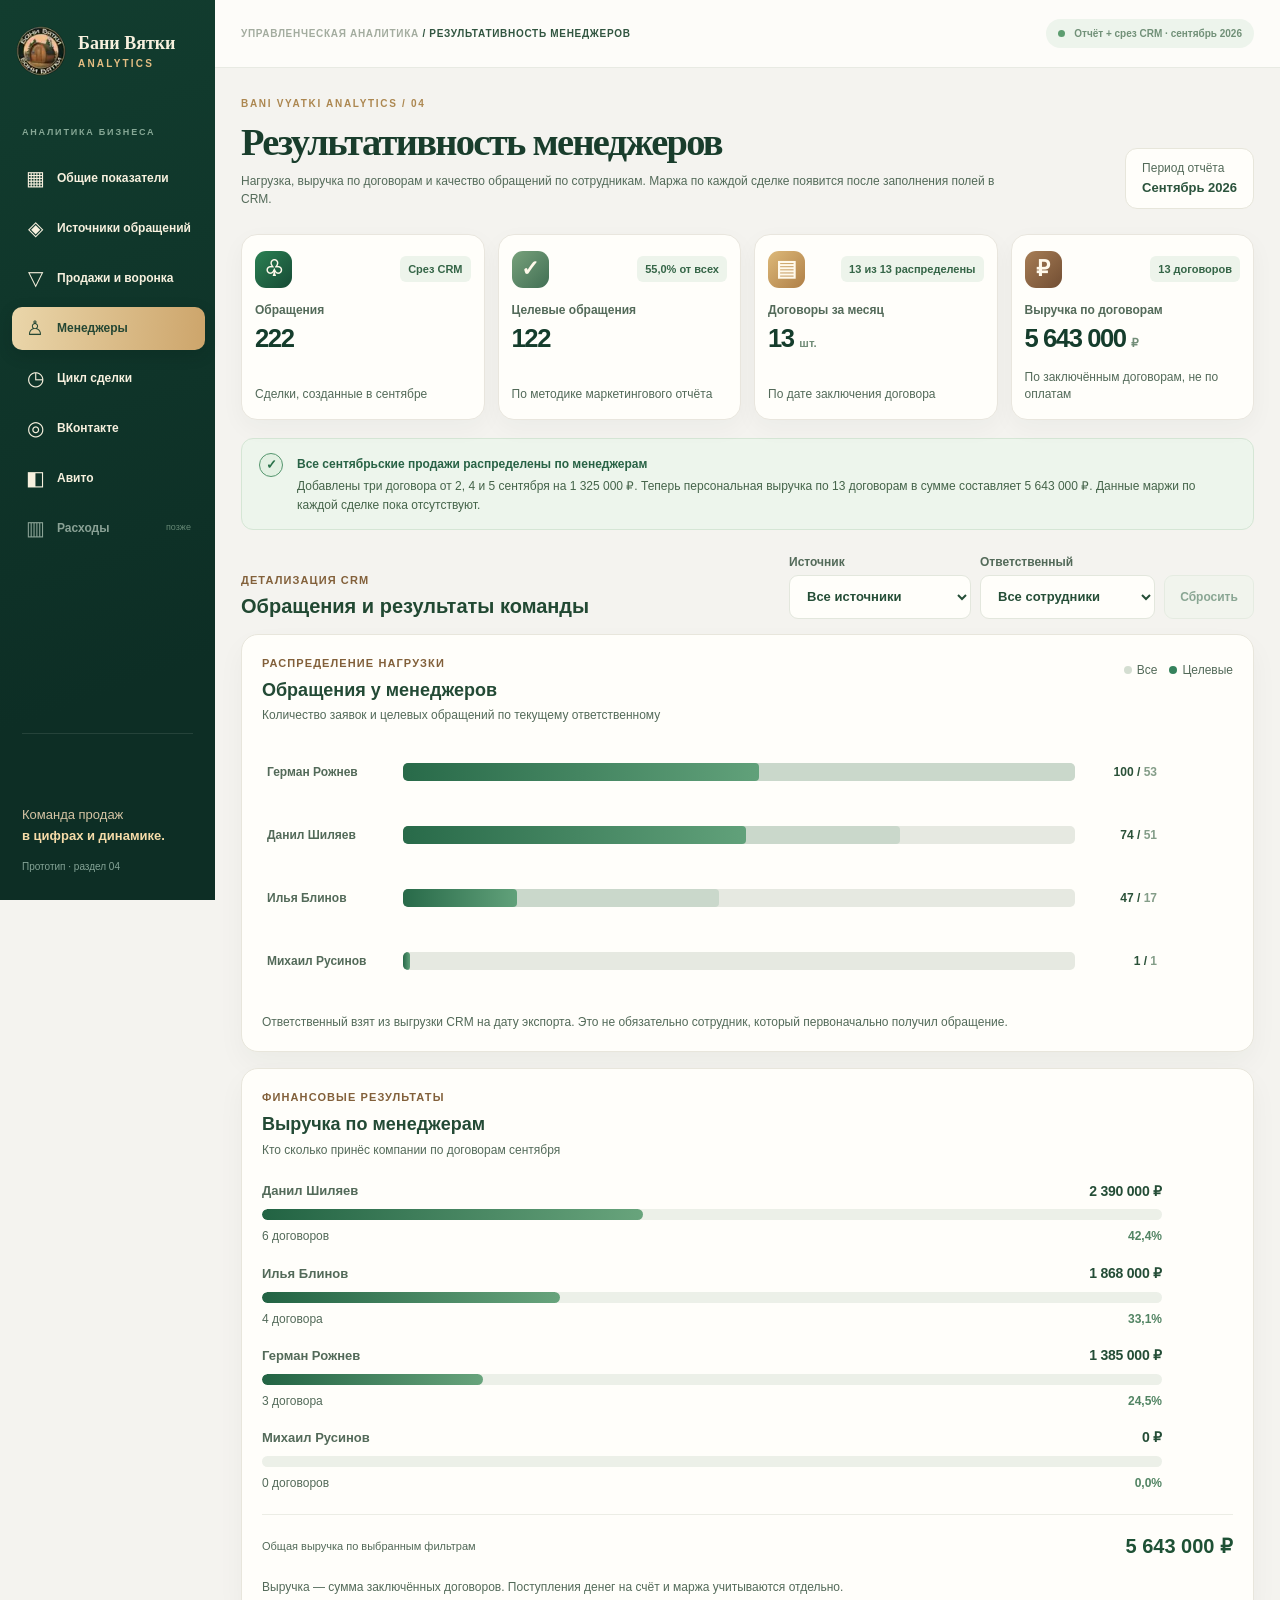
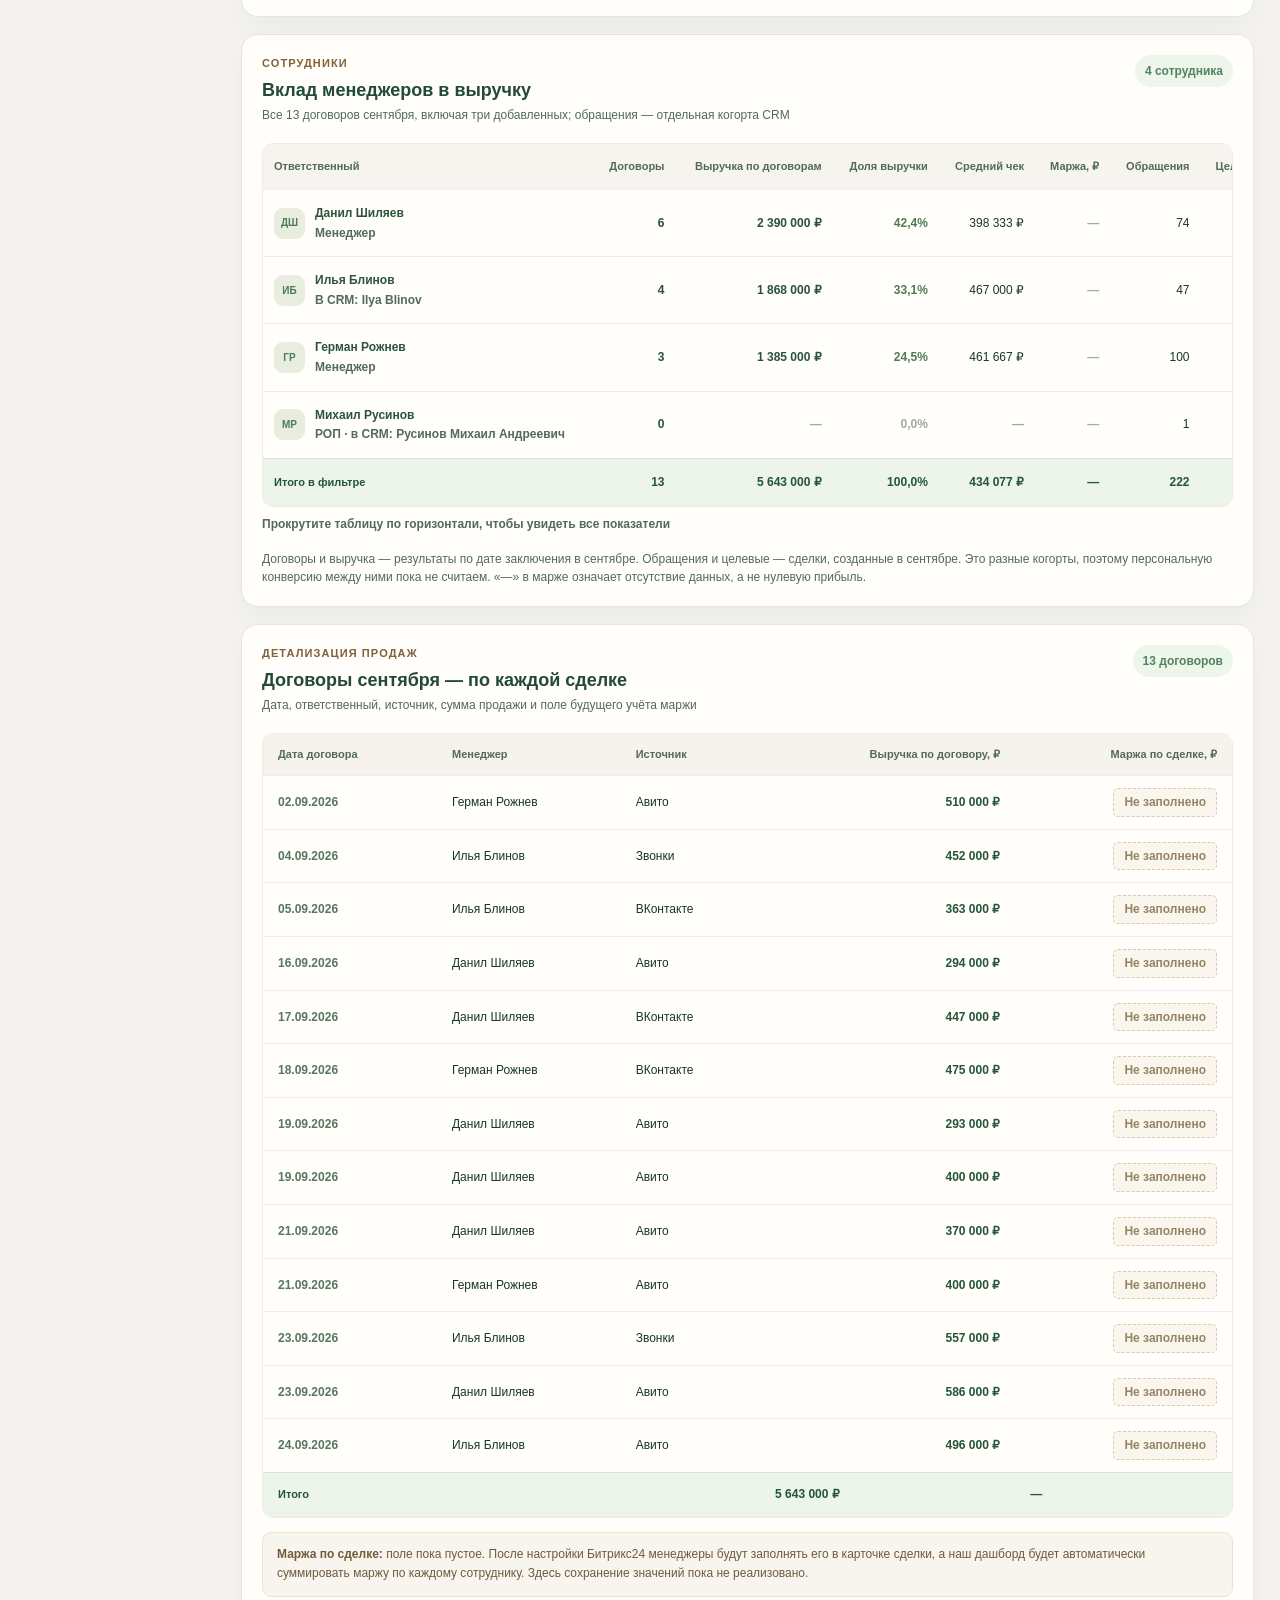
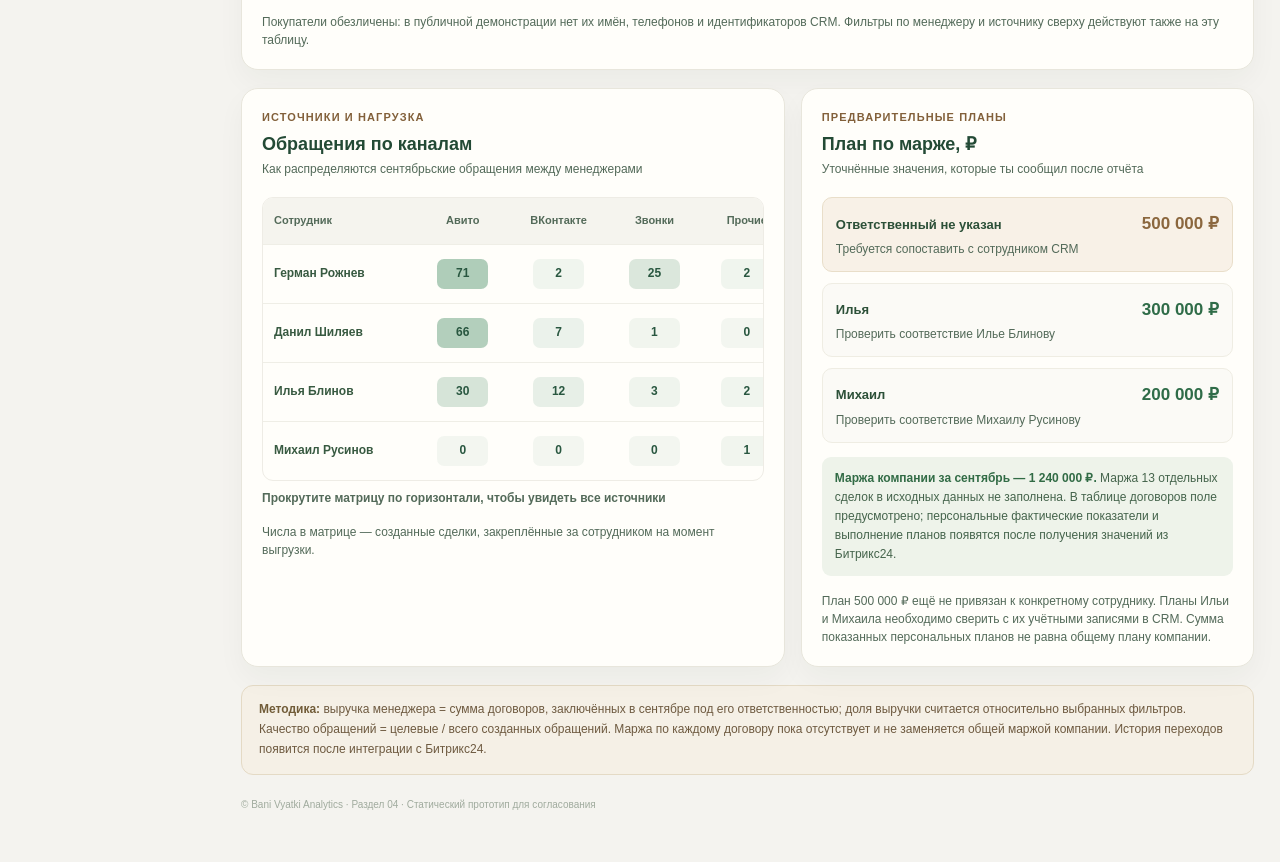
<file: managers.html>
<!doctype html>
<html lang="ru">
<head>
<meta charset="utf-8">
<meta name="viewport" content="width=device-width, initial-scale=1">
<meta name="robots" content="noindex,nofollow">
<meta name="theme-color" content="#123d2f">
<title>Результативность менеджеров | Bani Vyatki Analytics</title>
<link rel="icon" type="image/webp" href="./assets/logo-bani-vyatki.webp">
<link rel="stylesheet" href="./design-system.css">
<link rel="stylesheet" href="./styles.css">
<link rel="stylesheet" href="./managers.css">
<link rel="stylesheet" href="./navigation.css">
<link rel="stylesheet" href="./managers-responsive.css">
<script src="./managers-data.js" defer></script>
<script src="./managers.js" defer></script>
<script src="./navigation.js" defer></script>
</head>
<body>
<div class="app-shell">
  <aside class="sidebar">
    <div class="brand"><span class="brand-mark"><img src="./assets/logo-bani-vyatki.webp" alt="Логотип Бани Вятки" width="52" height="52"></span><span class="brand-text"><b>Бани Вятки</b><small>ANALYTICS</small></span>
      <button class="bv-menu-toggle" type="button" aria-controls="bv-primary-nav" aria-expanded="false" aria-label="Открыть меню разделов">
        <span class="bv-menu-bars" aria-hidden="true"><span></span><span></span><span></span></span>
        <span class="bv-menu-toggle-text" aria-hidden="true">Меню</span>
      </button>
    </div>
    <div class="sidebar-caption">АНАЛИТИКА БИЗНЕСА</div>
    <nav id="bv-primary-nav" aria-label="Разделы дашборда">
      <a class="nav-link" href="./index.html" aria-label="Общие показатели" data-bv-label="Общие показатели"><span class="nav-icon" aria-hidden="true">▦</span><span class="bv-nav-label">Общие показатели</span></a>
      <a class="nav-link" href="./sources.html" aria-label="Источники обращений" data-bv-label="Источники обращений"><span class="nav-icon" aria-hidden="true">◈</span><span class="bv-nav-label">Источники обращений</span></a>
      <a class="nav-link" href="./sales.html" aria-label="Продажи и воронка" data-bv-label="Продажи и воронка"><span class="nav-icon" aria-hidden="true">▽</span><span class="bv-nav-label">Продажи и воронка</span></a>
      <a class="nav-link current" aria-current="page" href="./managers.html" aria-label="Менеджеры" data-bv-label="Менеджеры"><span class="nav-icon" aria-hidden="true">♙</span><span class="bv-nav-label">Менеджеры</span></a>
      <a class="nav-link" href="./cycle.html" aria-label="Цикл сделки" data-bv-label="Цикл сделки"><span class="nav-icon" aria-hidden="true">◷</span><span class="bv-nav-label">Цикл сделки</span></a>
      <a class="nav-link" href="./vk.html" aria-label="ВКонтакте" data-bv-label="ВКонтакте"><span class="nav-icon" aria-hidden="true">◎</span><span class="bv-nav-label">ВКонтакте</span></a>
      <a class="nav-link" href="./avito.html" aria-label="Авито: объявления" data-bv-label="Авито: объявления"><span class="nav-icon" aria-hidden="true">◧</span><span class="bv-nav-label">Авито</span></a>
      <span class="nav-link pending" data-bv-label="Расходы · позже" aria-label="Раздел «Расходы» пока не готов"><span class="nav-icon" aria-hidden="true">▥</span><span class="bv-nav-label">Расходы</span> <i>позже</i></span>
    </nav>
    <div class="sidebar-bottom">Команда продаж<br><strong>в цифрах и динамике.</strong><small>Прототип · раздел 04</small></div>
  </aside>
  <div class="workspace">
    <header class="topbar"><span>УПРАВЛЕНЧЕСКАЯ АНАЛИТИКА <b>/ РЕЗУЛЬТАТИВНОСТЬ МЕНЕДЖЕРОВ</b></span><span class="demo-status"><span class="status-dot"></span> Отчёт + срез CRM · сентябрь 2026</span></header>
    <main id="managerDashboard" class="mgr-main">
      <section class="mgr-heading">
        <div><p class="eyebrow">BANI VYATKI ANALYTICS / 04</p><h1>Результативность менеджеров</h1><p class="subtitle">Нагрузка, выручка по договорам и качество обращений по сотрудникам. Маржа по каждой сделке появится после заполнения полей в CRM.</p></div>
        <div class="mgr-month"><span>Период отчёта</span><b>Сентябрь 2026</b></div>
      </section>

      <section class="mgr-kpis" aria-label="Показатели всей компании за сентябрь">
        <article class="mgr-kpi">
          <div class="mgr-kpi-top"><span class="mgr-icon green">♧</span><span class="mgr-micro">Срез CRM</span></div>
          <h2>Обращения</h2><strong>222</strong><p>Сделки, созданные в сентябре</p>
        </article>
        <article class="mgr-kpi">
          <div class="mgr-kpi-top"><span class="mgr-icon olive">✓</span><span class="mgr-micro">55,0% от всех</span></div>
          <h2>Целевые обращения</h2><strong>122</strong><p>По методике маркетингового отчёта</p>
        </article>
        <article class="mgr-kpi">
          <div class="mgr-kpi-top"><span class="mgr-icon gold">▤</span><span class="mgr-micro">13 из 13 распределены</span></div>
          <h2>Договоры за месяц</h2><strong>13 <small>шт.</small></strong><p>По дате заключения договора</p>
        </article>
        <article class="mgr-kpi">
          <div class="mgr-kpi-top"><span class="mgr-icon brown">₽</span><span class="mgr-micro">13 договоров</span></div>
          <h2>Выручка по договорам</h2><strong>5 643 000 <small>₽</small></strong><p>По заключённым договорам, не по оплатам</p>
        </article>
      </section>

      <div class="mgr-notice mgr-notice-success" role="note">
        <span class="mgr-notice-symbol">✓</span>
        <div><strong>Все сентябрьские продажи распределены по менеджерам</strong><p>Добавлены три договора от 2, 4 и 5 сентября на 1 325 000 ₽. Теперь персональная выручка по 13 договорам в сумме составляет 5 643 000 ₽. Данные маржи по каждой сделке пока отсутствуют.</p></div>
      </div>

      <section class="mgr-tools" aria-label="Фильтрация данных менеджеров">
        <div><span class="mgr-tools-label">ДЕТАЛИЗАЦИЯ CRM</span><h2>Обращения и результаты команды</h2></div>
        <div class="mgr-tools-controls">
          <label for="mgrSource">Источник<select id="mgrSource">
            <option value="all">Все источники</option>
            <option value="avito">Авито</option>
            <option value="vk">ВКонтакте</option>
            <option value="calls">Входящие звонки</option>
            <option value="other">Прочие</option>
          </select></label>
          <label for="mgrPerson">Ответственный<select id="mgrPerson">
            <option value="all">Все сотрудники</option>
            <option value="german">Герман Рожнев</option>
            <option value="danil">Данил Шиляев</option>
            <option value="ilya">Илья Блинов</option>
            <option value="mikhail">Михаил Русинов</option>
          </select></label>
          <button id="mgrResetFilters" class="mgr-reset-filters" type="button" disabled aria-label="Сбросить фильтры менеджера и источника">Сбросить</button>
        </div>
      </section>

      <section class="mgr-analytics-grid">
        <article class="mgr-panel mgr-volume-panel" aria-labelledby="mgrVolumeTitle">
          <div class="mgr-panel-heading"><div><span class="mgr-kicker">РАСПРЕДЕЛЕНИЕ НАГРУЗКИ</span><h2 id="mgrVolumeTitle">Обращения у менеджеров</h2><p>Количество заявок и целевых обращений по текущему ответственному</p></div><div class="mgr-chart-legend"><span><i class="dot-total"></i> Все</span><span><i class="dot-target"></i> Целевые</span></div></div>
          <div class="mgr-bar-chart" id="mgrBars" aria-live="polite"></div>
          <p class="mgr-panel-note">Ответственный взят из выгрузки CRM на дату экспорта. Это не обязательно сотрудник, который первоначально получил обращение.</p>
        </article>

        <article class="mgr-panel mgr-attribution-panel" aria-labelledby="mgrCoverageTitle">
          <div class="mgr-panel-heading"><div><span class="mgr-kicker">ФИНАНСОВЫЕ РЕЗУЛЬТАТЫ</span><h2 id="mgrCoverageTitle">Выручка по менеджерам</h2><p>Кто сколько принёс компании по договорам сентября</p></div></div>
          <div id="mgrRevenueBars" class="mgr-revenue-bars" aria-live="polite"></div>
          <div class="mgr-revenue-total"><span>Общая выручка по выбранным фильтрам</span><strong id="mgrRevenueTotal">5 643 000 ₽</strong></div>
          <p class="mgr-panel-note">Выручка — сумма заключённых договоров. Поступления денег на счёт и маржа учитываются отдельно.</p>
        </article>
      </section>

      <section class="mgr-panel mgr-table-panel" aria-labelledby="mgrTableTitle">
        <div class="mgr-panel-heading"><div><span class="mgr-kicker">СОТРУДНИКИ</span><h2 id="mgrTableTitle">Вклад менеджеров в выручку</h2><p>Все 13 договоров сентября, включая три добавленных; обращения — отдельная когорта CRM</p></div><span id="mgrTableCount" class="mgr-panel-badge">4 сотрудника</span></div>
        <div class="mgr-table-scroll" role="region" tabindex="0" aria-label="Подробная таблица выручки, маржи и обращений по менеджерам"><table class="mgr-table">
          <thead><tr>
            <th scope="col">Ответственный</th><th scope="col">Договоры</th><th scope="col">Выручка по договорам</th><th scope="col">Доля выручки</th><th scope="col">Средний чек</th><th scope="col">Маржа, ₽</th><th scope="col">Обращения</th><th scope="col">Целевые</th><th scope="col">Доля целевых</th>
          </tr></thead>
          <tbody id="mgrTable"></tbody><tfoot id="mgrTableTotal"></tfoot>
        </table></div>
        <p class="mgr-scroll-hint" id="mgrSummaryHint">Прокрутите таблицу по горизонтали, чтобы увидеть все показатели</p>
        <div id="mgrSummaryCards" class="mgr-summary-cards" aria-label="Карточки результатов менеджеров на мобильном экране"></div>
        <p class="mgr-panel-note">Договоры и выручка — результаты по дате заключения в сентябре. Обращения и целевые — сделки, созданные в сентябре. Это разные когорты, поэтому персональную конверсию между ними пока не считаем. «—» в марже означает отсутствие данных, а не нулевую прибыль.</p>
      </section>

      <section class="mgr-panel mgr-deals-panel" aria-labelledby="mgrDealsTitle">
        <div class="mgr-panel-heading">
          <div><span class="mgr-kicker">ДЕТАЛИЗАЦИЯ ПРОДАЖ</span><h2 id="mgrDealsTitle">Договоры сентября — по каждой сделке</h2><p>Дата, ответственный, источник, сумма продажи и поле будущего учёта маржи</p></div>
          <span class="mgr-panel-badge" id="mgrDealsCount">13 договоров</span>
        </div>
        <div class="mgr-table-scroll" role="region" tabindex="0" aria-label="Таблица всех 13 сентябрьских договоров по менеджерам с полями маржи">
          <table class="mgr-deals-table">
            <thead><tr><th scope="col">Дата договора</th><th scope="col">Менеджер</th><th scope="col">Источник</th><th scope="col">Выручка по договору, ₽</th><th scope="col">Маржа по сделке, ₽</th></tr></thead>
            <tbody id="mgrDeals"></tbody>
            <tfoot id="mgrDealsTotals"></tfoot>
          </table>
        </div>
        <p class="mgr-scroll-hint" id="mgrDealsHint">Прокрутите таблицу, чтобы увидеть все поля договора</p>
        <div id="mgrDealCards" class="mgr-deal-cards" aria-label="Карточки договоров на мобильном экране"></div>
        <div class="mgr-deals-note"><strong>Маржа по сделке:</strong> поле пока пустое. После настройки Битрикс24 менеджеры будут заполнять его в карточке сделки, а наш дашборд будет автоматически суммировать маржу по каждому сотруднику. Здесь сохранение значений пока не реализовано.</div>
        <p class="mgr-panel-note">Покупатели обезличены: в публичной демонстрации нет их имён, телефонов и идентификаторов CRM. Фильтры по менеджеру и источнику сверху действуют также на эту таблицу.</p>
      </section>

      <section class="mgr-bottom-grid">
        <article class="mgr-panel mgr-heat-panel" aria-labelledby="mgrMatrixTitle">
          <div class="mgr-panel-heading"><div><span class="mgr-kicker">ИСТОЧНИКИ И НАГРУЗКА</span><h2 id="mgrMatrixTitle">Обращения по каналам</h2><p>Как распределяются сентябрьские обращения между менеджерами</p></div></div>
          <div class="mgr-matrix-scroll" role="region" tabindex="0" aria-label="Распределение обращений между менеджерами и источниками"><table class="mgr-matrix"><thead><tr><th scope="col">Сотрудник</th><th scope="col">Авито</th><th scope="col">ВКонтакте</th><th scope="col">Звонки</th><th scope="col">Прочие</th></tr></thead><tbody id="mgrMatrix"></tbody></table></div>
          <p class="mgr-scroll-hint" id="mgrMatrixHint">Прокрутите матрицу по горизонтали, чтобы увидеть все источники</p>
          <div id="mgrMatrixCards" class="mgr-matrix-cards" aria-label="Источники обращений по менеджерам на мобильном экране"></div>
          <p class="mgr-panel-note">Числа в матрице — созданные сделки, закреплённые за сотрудником на момент выгрузки.</p>
        </article>
        <article class="mgr-panel mgr-plan-panel" aria-labelledby="mgrPlanTitle">
          <div class="mgr-panel-heading"><div><span class="mgr-kicker">ПРЕДВАРИТЕЛЬНЫЕ ПЛАНЫ</span><h2 id="mgrPlanTitle">План по марже, ₽</h2><p>Уточнённые значения, которые ты сообщил после отчёта</p></div></div>
          <div id="mgrPlans" class="mgr-plan-rows"></div>
          <div class="mgr-plan-message"><strong>Маржа компании за сентябрь — 1 240 000 ₽.</strong> Маржа 13 отдельных сделок в исходных данных не заполнена. В таблице договоров поле предусмотрено; персональные фактические показатели и выполнение планов появятся после получения значений из Битрикс24.</div>
          <p class="mgr-panel-note">План 500 000 ₽ ещё не привязан к конкретному сотруднику. Планы Ильи и Михаила необходимо сверить с их учётными записями в CRM. Сумма показанных персональных планов не равна общему плану компании.</p>
        </article>
      </section>

      <div class="mgr-method"><strong>Методика:</strong> выручка менеджера = сумма договоров, заключённых в сентябре под его ответственностью; доля выручки считается относительно выбранных фильтров. Качество обращений = целевые / всего созданных обращений. Маржа по каждому договору пока отсутствует и не заменяется общей маржой компании. История переходов появится после интеграции с Битрикс24.</div>
      <footer>© Bani Vyatki Analytics · Раздел 04 · Статический прототип для согласования</footer>
    </main>
  </div>
</div>
</body>
</html>
</file>
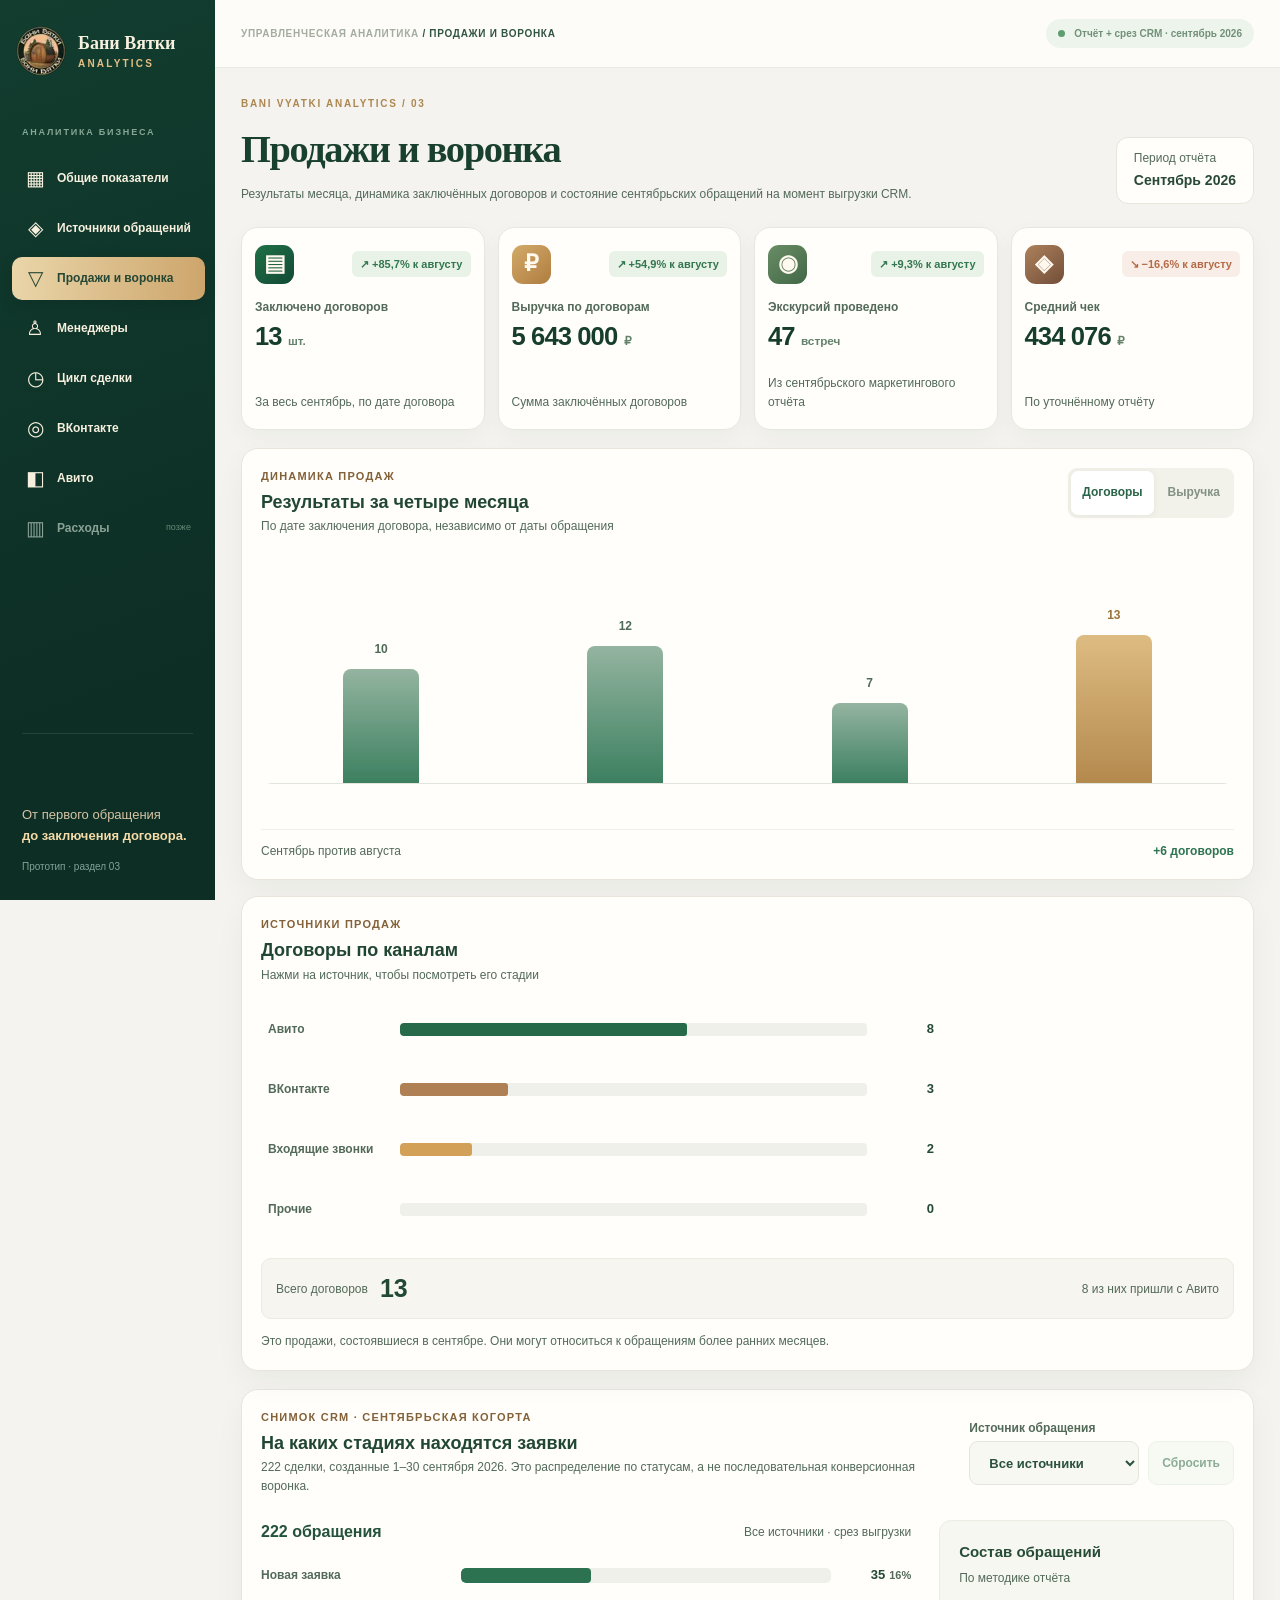
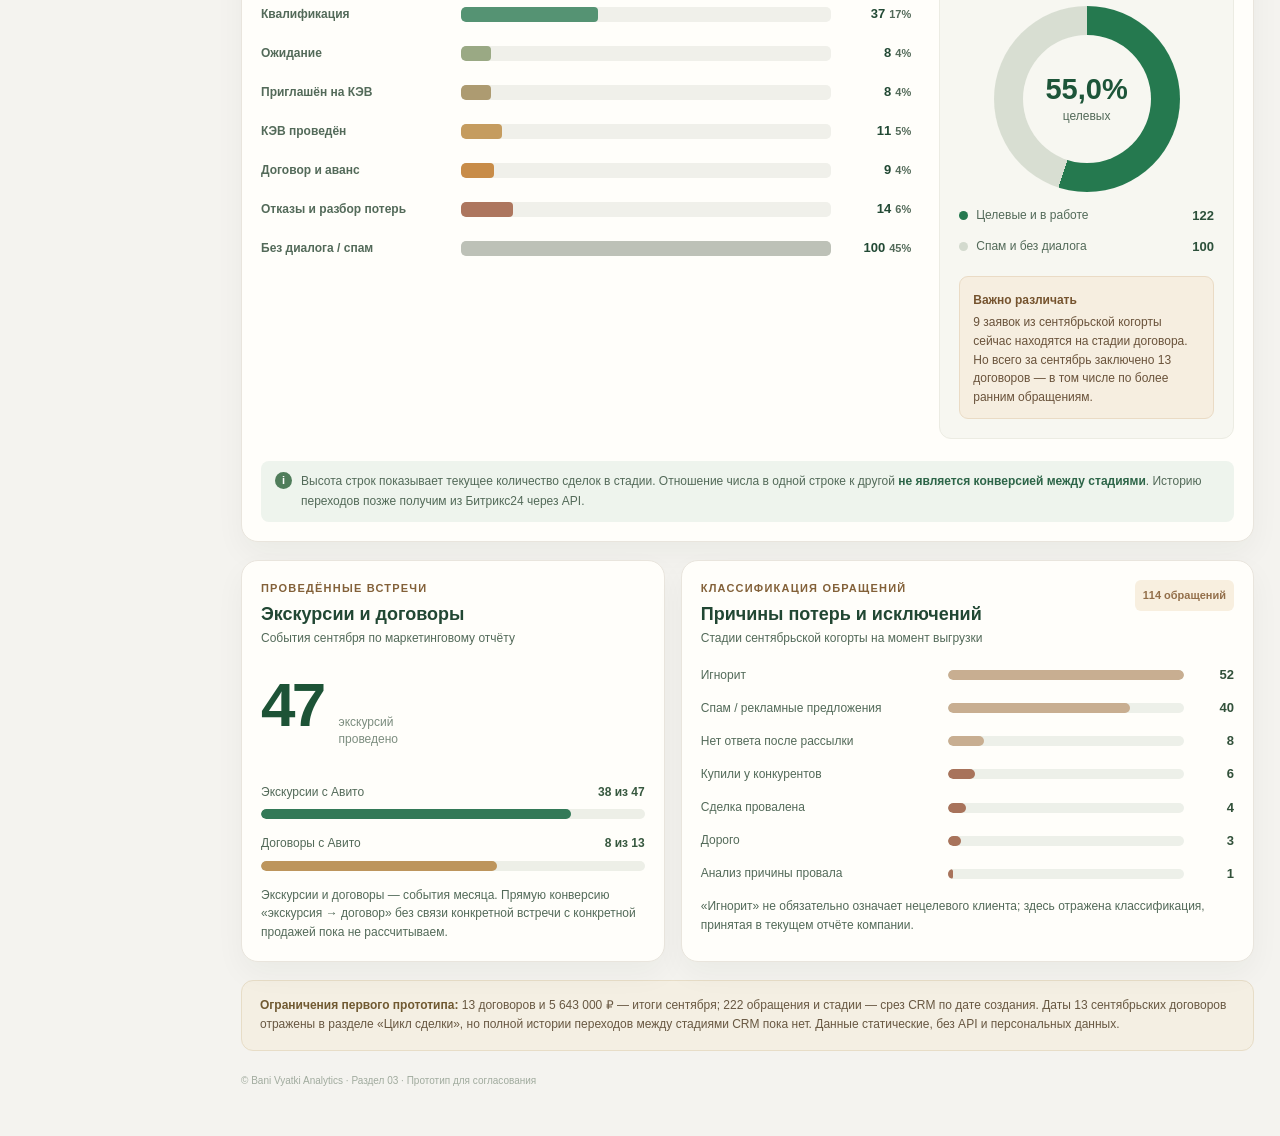
<file: sales.html>
<!doctype html>
<html lang="ru">
<head>
<meta charset="utf-8">
<meta name="viewport" content="width=device-width,initial-scale=1">
<meta name="robots" content="noindex,nofollow">
<meta name="theme-color" content="#123d2f">
<title>Продажи и воронка | Bani Vyatki Analytics</title>
<link rel="icon" type="image/webp" href="./assets/logo-bani-vyatki.webp">
<link rel="stylesheet" href="./design-system.css">
<link rel="stylesheet" href="./styles.css">
<link rel="stylesheet" href="./sales.css">
<link rel="stylesheet" href="./navigation.css">
<link rel="stylesheet" href="./sales-responsive.css">
<script src="./sales-data.js" defer></script>
<script src="./sales.js" defer></script>
<script src="./navigation.js" defer></script>
</head>
<body>
<div class="app-shell">
  <aside class="sidebar">
    <div class="brand"><span class="brand-mark"><img src="./assets/logo-bani-vyatki.webp" alt="Логотип Бани Вятки" width="52" height="52"></span><span class="brand-text"><b>Бани Вятки</b><small>ANALYTICS</small></span>
      <button class="bv-menu-toggle" type="button" aria-controls="bv-primary-nav" aria-expanded="false" aria-label="Открыть меню разделов">
        <span class="bv-menu-bars" aria-hidden="true"><span></span><span></span><span></span></span>
        <span class="bv-menu-toggle-text" aria-hidden="true">Меню</span>
      </button>
    </div>
    <div class="sidebar-caption">АНАЛИТИКА БИЗНЕСА</div>
    <nav id="bv-primary-nav" aria-label="Разделы дашборда">
      <a class="nav-link" href="./index.html" aria-label="Общие показатели" data-bv-label="Общие показатели"><span class="nav-icon" aria-hidden="true">▦</span><span class="bv-nav-label">Общие показатели</span></a>
      <a class="nav-link" href="./sources.html" aria-label="Источники обращений" data-bv-label="Источники обращений"><span class="nav-icon" aria-hidden="true">◈</span><span class="bv-nav-label">Источники обращений</span></a>
      <a class="nav-link current" aria-current="page" href="./sales.html" aria-label="Продажи и воронка" data-bv-label="Продажи и воронка"><span class="nav-icon" aria-hidden="true">▽</span><span class="bv-nav-label">Продажи и воронка</span></a>
      <a class="nav-link" href="./managers.html" aria-label="Менеджеры" data-bv-label="Менеджеры"><span class="nav-icon" aria-hidden="true">♙</span><span class="bv-nav-label">Менеджеры</span></a>
      <a class="nav-link" href="./cycle.html" aria-label="Цикл сделки" data-bv-label="Цикл сделки"><span class="nav-icon" aria-hidden="true">◷</span><span class="bv-nav-label">Цикл сделки</span></a>
      <a class="nav-link" href="./vk.html" aria-label="ВКонтакте" data-bv-label="ВКонтакте"><span class="nav-icon" aria-hidden="true">◎</span><span class="bv-nav-label">ВКонтакте</span></a>
      <a class="nav-link" href="./avito.html" aria-label="Авито: объявления" data-bv-label="Авито: объявления"><span class="nav-icon" aria-hidden="true">◧</span><span class="bv-nav-label">Авито</span></a>
      <span class="nav-link pending" data-bv-label="Расходы · позже" aria-label="Раздел «Расходы» пока не готов"><span class="nav-icon" aria-hidden="true">▥</span><span class="bv-nav-label">Расходы</span> <i>позже</i></span>
    </nav>
    <div class="sidebar-bottom">От первого обращения<br><strong>до заключения договора.</strong><small>Прототип · раздел 03</small></div>
  </aside>
  <div class="workspace">
    <header class="topbar"><span>УПРАВЛЕНЧЕСКАЯ АНАЛИТИКА <b>/ ПРОДАЖИ И ВОРОНКА</b></span><span class="demo-status"><span class="status-dot"></span> Отчёт + срез CRM · сентябрь 2026</span></header>
    <main class="sales-main" id="sales">
      <section class="sales-heading">
        <div><p class="eyebrow">BANI VYATKI ANALYTICS / 03</p><h1>Продажи и воронка</h1><p class="subtitle">Результаты месяца, динамика заключённых договоров и состояние сентябрьских обращений на момент выгрузки CRM.</p></div>
        <div class="sales-month"><span>Период отчёта</span><b>Сентябрь 2026</b></div>
      </section>
      <section class="sales-kpis" aria-label="Итоги продаж сентября">
        <article class="sales-kpi"><div class="sales-kpi-top"><span class="sales-glyph green">▤</span><span class="sales-trend positive">↗ +85,7% к августу</span></div><h2>Заключено договоров</h2><strong>13 <small>шт.</small></strong><p>За весь сентябрь, по дате договора</p></article>
        <article class="sales-kpi"><div class="sales-kpi-top"><span class="sales-glyph gold">₽</span><span class="sales-trend positive">↗ +54,9% к августу</span></div><h2>Выручка по договорам</h2><strong>5 643 000 <small>₽</small></strong><p>Сумма заключённых договоров</p></article>
        <article class="sales-kpi"><div class="sales-kpi-top"><span class="sales-glyph olive">◉</span><span class="sales-trend positive">↗ +9,3% к августу</span></div><h2>Экскурсий проведено</h2><strong>47 <small>встреч</small></strong><p>Из сентябрьского маркетингового отчёта</p></article>
        <article class="sales-kpi"><div class="sales-kpi-top"><span class="sales-glyph brown">◈</span><span class="sales-trend negative">↘ −16,6% к августу</span></div><h2>Средний чек</h2><strong>434 076 <small>₽</small></strong><p>По уточнённому отчёту</p></article>
      </section>
      <section class="sales-grid-top">
        <article class="sales-panel trend-panel" aria-labelledby="salesTrendTitle">
          <div class="sales-panel-header">
            <div><span class="panel-kicker">ДИНАМИКА ПРОДАЖ</span><h2 id="salesTrendTitle">Результаты за четыре месяца</h2><p>По дате заключения договора, независимо от даты обращения</p></div>
            <div class="sales-toggle" role="group" aria-label="Отображаемый показатель">
              <button type="button" class="active" id="metricContracts" aria-pressed="true">Договоры</button>
              <button type="button" id="metricRevenue" aria-pressed="false">Выручка</button>
            </div>
          </div>
          <div class="sales-trend-viewport" id="salesTrendViewport" role="region" tabindex="0" aria-label="Динамика продаж за четыре месяца — график с горизонтальной прокруткой">
            <div id="salesTrend" class="monthly-bars" role="img" aria-label="Диаграмма продаж за июнь, июль, август и сентябрь 2026"></div>
          </div>
          <p id="salesTrendScrollHint" class="sales-scroll-hint">Прокрутите график горизонтально, чтобы увидеть все месяцы</p>
          <div class="trend-footer"><span>Сентябрь против августа</span><strong id="trendDiff">+6 договоров</strong></div>
        </article>
        <article class="sales-panel channels-panel" aria-labelledby="salesChannelsTitle">
          <div class="sales-panel-header"><div><span class="panel-kicker">ИСТОЧНИКИ ПРОДАЖ</span><h2 id="salesChannelsTitle">Договоры по каналам</h2><p>Нажми на источник, чтобы посмотреть его стадии</p></div></div>
          <div id="contractSources" class="contract-sources" aria-label="Выбор источника для изучения стадий"></div>
          <div class="sales-pie-note"><span>Всего договоров</span><strong>13</strong><span>8 из них пришли с Авито</span></div>
          <p class="sales-caption">Это продажи, состоявшиеся в сентябре. Они могут относиться к обращениям более ранних месяцев.</p>
        </article>
      </section>
      <section class="sales-panel pipeline-panel" aria-labelledby="pipelineTitle">
        <div class="sales-panel-header pipeline-header">
          <div><span class="panel-kicker">СНИМОК CRM · СЕНТЯБРЬСКАЯ КОГОРТА</span><h2 id="pipelineTitle">На каких стадиях находятся заявки</h2><p>222 сделки, созданные 1–30 сентября 2026. Это распределение по статусам, а не последовательная конверсионная воронка.</p></div>
          <div class="stage-filter-actions">
            <label class="stage-filter" for="pipelineSource">Источник обращения<select id="pipelineSource"><option value="all">Все источники</option><option value="avito">Авито</option><option value="vk">ВКонтакте</option><option value="calls">Входящие звонки</option><option value="other">Прочие</option></select></label>
            <button id="resetPipelineSource" type="button" disabled>Сбросить</button>
          </div>
        </div>
        <div class="pipeline-body">
          <div class="stage-chart">
            <div class="stage-chart-heading"><strong id="cohortTotal">222 обращения</strong><span id="cohortSubtitle">Все источники · срез выгрузки</span></div>
            <div id="stageBars" class="stage-bars" role="list" aria-label="Количество сделок по текущим стадиям CRM"></div>
          </div>
          <aside class="stage-side">
            <div class="stage-side-title"><h3>Состав обращений</h3><span>По методике отчёта</span></div>
            <div class="stage-donut" id="stageDonut" role="img" aria-label="Соотношение целевых и исключённых обращений"><div><strong id="stageQualifiedPct">55,0%</strong><small>целевых</small></div></div>
            <div class="stage-legend"><span><i class="stage-key qualified"></i> Целевые и в работе <b id="qualifiedStageCount">122</b></span><span><i class="stage-key excluded"></i> Спам и без диалога <b id="excludedStageCount">100</b></span></div>
            <div class="warning-note"><b>Важно различать</b><p>9 заявок из сентябрьской когорты сейчас находятся на стадии договора. Но всего за сентябрь заключено 13 договоров — в том числе по более ранним обращениям.</p></div>
          </aside>
        </div>
        <div class="stage-method"><span class="method-icon" aria-hidden="true">i</span><p class="stage-method-text">Высота строк показывает текущее количество сделок в стадии. Отношение числа в одной строке к другой <strong>не является конверсией между стадиями</strong>. Историю переходов позже получим из Битрикс24 через API.</p></div>
      </section>
      <section class="sales-grid-bottom">
        <article class="sales-panel meeting-panel" aria-labelledby="meetingsTitle">
          <div class="sales-panel-header"><div><span class="panel-kicker">ПРОВЕДЁННЫЕ ВСТРЕЧИ</span><h2 id="meetingsTitle">Экскурсии и договоры</h2><p>События сентября по маркетинговому отчёту</p></div></div>
          <div class="meet-number"><strong>47</strong><span>экскурсий<br>проведено</span></div>
          <div class="meeting-meter"><div><span>Экскурсии с Авито</span><strong>38 из 47</strong></div><div class="meter-track"><i style="width:80.85%"></i></div></div>
          <div class="meeting-meter"><div><span>Договоры с Авито</span><strong>8 из 13</strong></div><div class="meter-track"><i style="width:61.54%" class="ochre"></i></div></div>
          <p class="sales-caption">Экскурсии и договоры — события месяца. Прямую конверсию «экскурсия → договор» без связи конкретной встречи с конкретной продажей пока не рассчитываем.</p>
        </article>
        <article class="sales-panel losses-panel" aria-labelledby="lossesTitle">
          <div class="sales-panel-header"><div><span class="panel-kicker">КЛАССИФИКАЦИЯ ОБРАЩЕНИЙ</span><h2 id="lossesTitle">Причины потерь и исключений</h2><p>Стадии сентябрьской когорты на момент выгрузки</p></div><span id="reasonsTotal" class="losses-count">114 обращений</span></div>
          <div id="lossRows" class="loss-bars" role="list" aria-label="Причины отказов и исключений из целевых обращений"></div>
          <p class="sales-caption">«Игнорит» не обязательно означает нецелевого клиента; здесь отражена классификация, принятая в текущем отчёте компании.</p>
        </article>
      </section>
      <div class="sales-method-summary"><strong>Ограничения первого прототипа:</strong> 13 договоров и 5 643 000 ₽ — итоги сентября; 222 обращения и стадии — срез CRM по дате создания. Даты 13 сентябрьских договоров отражены в разделе «Цикл сделки», но полной истории переходов между стадиями CRM пока нет. Данные статические, без API и персональных данных.</div>
      <footer>© Bani Vyatki Analytics · Раздел 03 · Прототип для согласования</footer>
    </main>
  </div>
</div>
</body>
</html>
</file>
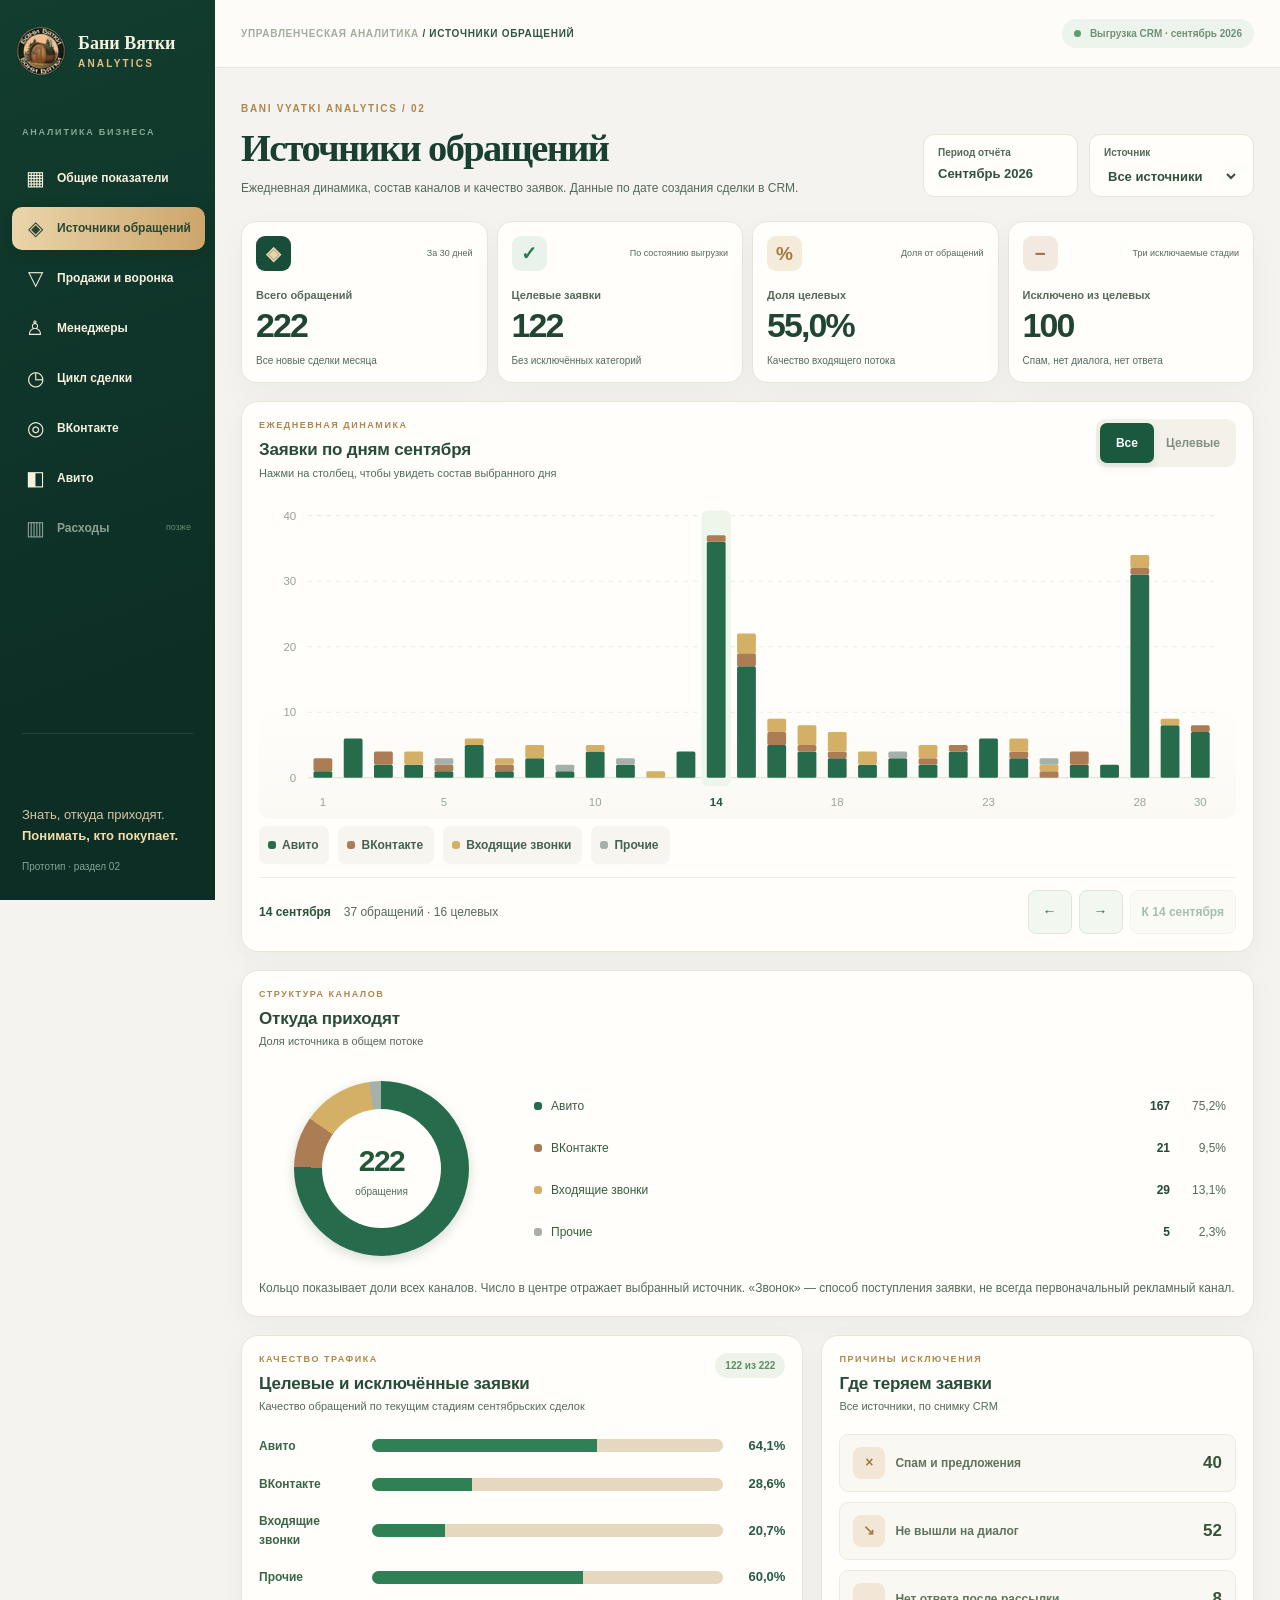
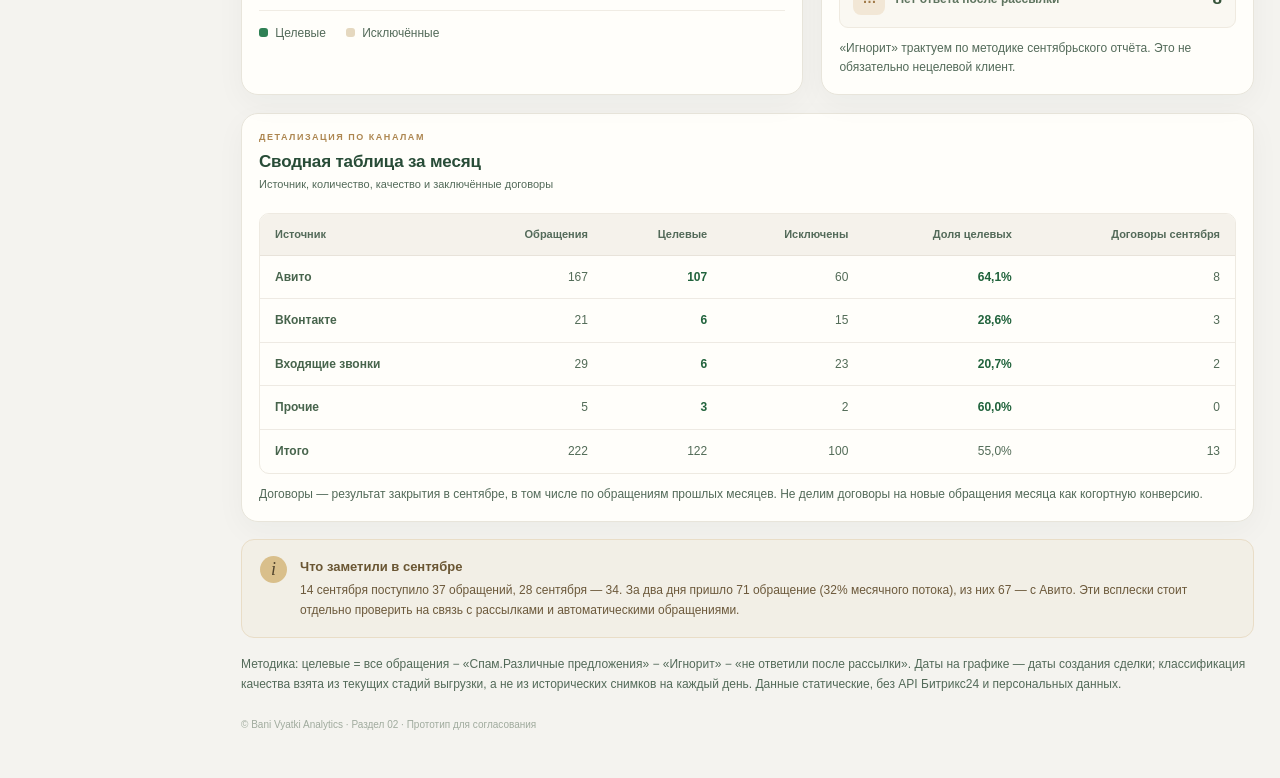
<file: sources.html>
<!doctype html>
<html lang="ru">
<head>
<meta charset="utf-8">
<meta name="viewport" content="width=device-width,initial-scale=1">
<meta name="robots" content="noindex,nofollow">
<meta name="theme-color" content="#123d2f">
<title>Источники обращений | Bani Vyatki Analytics</title>
<link rel="icon" type="image/webp" href="./assets/logo-bani-vyatki.webp">
<link rel="stylesheet" href="./design-system.css">
<link rel="stylesheet" href="./styles.css">
<link rel="stylesheet" href="./sources.css">
<link rel="stylesheet" href="./navigation.css">
<link rel="stylesheet" href="./sources-responsive.css">
<script src="./sources-data.js" defer></script>
<script src="./sources.js" defer></script>
<script src="./navigation.js" defer></script>
</head>
<body>
<div class="app-shell">
  <aside class="sidebar">
    <div class="brand"><span class="brand-mark"><img src="./assets/logo-bani-vyatki.webp" width="52" height="52" alt="Логотип Бани Вятки"></span><span class="brand-text"><b>Бани Вятки</b><small>ANALYTICS</small></span>
      <button class="bv-menu-toggle" type="button" aria-controls="bv-primary-nav" aria-expanded="false" aria-label="Открыть меню разделов">
        <span class="bv-menu-bars" aria-hidden="true"><span></span><span></span><span></span></span>
        <span class="bv-menu-toggle-text" aria-hidden="true">Меню</span>
      </button>
    </div>
    <div class="sidebar-caption">АНАЛИТИКА БИЗНЕСА</div>
    <nav id="bv-primary-nav" aria-label="Разделы дашборда">
      <a class="nav-link" href="./index.html" aria-label="Общие показатели" data-bv-label="Общие показатели"><span class="nav-icon" aria-hidden="true">▦</span><span class="bv-nav-label">Общие показатели</span></a>
      <a class="nav-link current" href="./sources.html" aria-current="page" aria-label="Источники обращений" data-bv-label="Источники обращений"><span class="nav-icon" aria-hidden="true">◈</span><span class="bv-nav-label">Источники обращений</span></a>
      <a class="nav-link" href="./sales.html" aria-label="Продажи и воронка" data-bv-label="Продажи и воронка"><span class="nav-icon" aria-hidden="true">▽</span><span class="bv-nav-label">Продажи и воронка</span></a>
      <a class="nav-link" href="./managers.html" aria-label="Менеджеры" data-bv-label="Менеджеры"><span class="nav-icon" aria-hidden="true">♙</span><span class="bv-nav-label">Менеджеры</span></a>
      <a class="nav-link" href="./cycle.html" aria-label="Цикл сделки" data-bv-label="Цикл сделки"><span class="nav-icon" aria-hidden="true">◷</span><span class="bv-nav-label">Цикл сделки</span></a>
      <a class="nav-link" href="./vk.html" aria-label="ВКонтакте" data-bv-label="ВКонтакте"><span class="nav-icon" aria-hidden="true">◎</span><span class="bv-nav-label">ВКонтакте</span></a>
      <a class="nav-link" href="./avito.html" aria-label="Авито: объявления" data-bv-label="Авито: объявления"><span class="nav-icon" aria-hidden="true">◧</span><span class="bv-nav-label">Авито</span></a>
      <span class="nav-link pending" data-bv-label="Расходы · позже" aria-label="Раздел «Расходы» пока не готов"><span class="nav-icon" aria-hidden="true">▥</span><span class="bv-nav-label">Расходы</span> <i>позже</i></span>
    </nav>
    <div class="sidebar-bottom">Знать, откуда приходят.<br><strong>Понимать, кто покупает.</strong><small>Прототип · раздел 02</small></div>
  </aside>
  <div class="workspace">
    <header class="topbar"><span>УПРАВЛЕНЧЕСКАЯ АНАЛИТИКА <b>/ ИСТОЧНИКИ ОБРАЩЕНИЙ</b></span><span class="demo-status"><span class="status-dot"></span> Выгрузка CRM · сентябрь 2026</span></header>
    <main class="sources-main" id="sources">
      <section class="sources-heading">
        <div><p class="eyebrow">BANI VYATKI ANALYTICS / 02</p><h1>Источники обращений</h1><p class="subtitle">Ежедневная динамика, состав каналов и качество заявок. Данные по дате создания сделки в CRM.</p></div>
        <div class="sources-filters"><div class="month"><span>Период отчёта</span><b>Сентябрь 2026</b></div><label for="sourceFilter">Источник<select id="sourceFilter"><option value="all">Все источники</option><option value="avito">Авито</option><option value="vk">ВКонтакте</option><option value="calls">Входящие звонки</option><option value="other">Прочие</option></select></label></div>
      </section>
      <section class="sources-kpis" aria-label="Ключевые показатели источников">
        <article class="s-kpi"><div class="s-kpi-head"><span class="s-icon">◈</span><span class="s-kpi-footnote">За 30 дней</span></div><h3>Всего обращений</h3><strong class="s-number" id="totalKpi">222</strong><p>Все новые сделки месяца</p></article>
        <article class="s-kpi"><div class="s-kpi-head"><span class="s-icon green">✓</span><span class="s-kpi-footnote">По состоянию выгрузки</span></div><h3>Целевые заявки</h3><strong class="s-number" id="qualifiedKpi">122</strong><p>Без исключённых категорий</p></article>
        <article class="s-kpi"><div class="s-kpi-head"><span class="s-icon gold">%</span><span class="s-kpi-footnote">Доля от обращений</span></div><h3>Доля целевых</h3><strong class="s-number" id="shareKpi">55,0%</strong><p>Качество входящего потока</p></article>
        <article class="s-kpi"><div class="s-kpi-head"><span class="s-icon brown">−</span><span class="s-kpi-footnote">Три исключаемые стадии</span></div><h3>Исключено из целевых</h3><strong class="s-number" id="excludedKpi">100</strong><p>Спам, нет диалога, нет ответа</p></article>
      </section>
      <section class="s-grid-main">
        <article class="s-panel daily-panel" aria-labelledby="dailyTitle">
          <div class="s-panel-header"><div><p class="s-overline">ЕЖЕДНЕВНАЯ ДИНАМИКА</p><h2 id="dailyTitle">Заявки по дням сентября</h2><p>Нажми на столбец, чтобы увидеть состав выбранного дня</p></div><div class="s-toggle" role="group" aria-label="Тип обращений"><button id="viewAll" class="is-active" aria-pressed="true">Все</button><button id="viewQualified" aria-pressed="false">Целевые</button></div></div>
          <div class="daily-chart-viewport" id="dailyChartViewport" role="region" tabindex="0" aria-label="Прокручиваемая диаграмма обращений по 30 дням сентября">
            <div class="chart-wrap"><svg id="dailyChart" viewBox="0 0 920 305" preserveAspectRatio="xMidYMid meet" role="group" aria-label="Столбчатая диаграмма заявок по дням с выбором дня"></svg><div class="chart-tooltip" id="chartTooltip" role="status" hidden></div></div>
          </div>
          <p class="s-chart-scroll-hint" id="dailyScrollHint"><span aria-hidden="true">↔</span> Прокрутите график по горизонтали, чтобы увидеть все 30 дней</p>
          <div class="chart-legend" id="sourceLegend" aria-label="Выбор источника"></div>
          <div class="selected-day">
            <div class="selected-day-summary" role="status" aria-live="polite"><strong id="selectedDayLabel">14 сентября</strong><span id="selectedDayDetails">37 обращений · 16 целевых</span></div>
            <div class="selected-day-actions"><button id="prevDay" type="button" aria-label="Предыдущий день" title="Предыдущий день">←</button><button id="nextDay" type="button" aria-label="Следующий день" title="Следующий день">→</button><button id="resetDay" type="button">К 14 сентября</button></div>
          </div>
        </article>
        <article class="s-panel share-panel" aria-labelledby="shareTitle">
          <div class="s-panel-header"><div><p class="s-overline">СТРУКТУРА КАНАЛОВ</p><h2 id="shareTitle">Откуда приходят</h2><p>Доля источника в общем потоке</p></div></div>
          <div class="share-visual"><div class="share-donut" id="shareDonut" role="img" aria-label="Распределение всех 222 обращений между четырьмя источниками"><div><strong>222</strong><small>обращения</small></div></div></div>
          <div id="sharesList" class="share-list"></div>
          <p class="s-muted-note">Кольцо показывает доли всех каналов. Число в центре отражает выбранный источник. «Звонок» — способ поступления заявки, не всегда первоначальный рекламный канал.</p>
        </article>
      </section>
      <section class="s-grid-secondary">
        <article class="s-panel quality-panel" aria-labelledby="qualityTitle">
          <div class="s-panel-header"><div><p class="s-overline">КАЧЕСТВО ТРАФИКА</p><h2 id="qualityTitle">Целевые и исключённые заявки</h2><p>Качество обращений по текущим стадиям сентябрьских сделок</p></div><span class="quality-badge">122 из 222</span></div>
          <div id="qualityRows" class="quality-rows"></div>
          <div class="quality-legend"><span><i class="q-dot yes"></i> Целевые</span><span><i class="q-dot no"></i> Исключённые</span></div>
        </article>
        <article class="s-panel loss-panel" aria-labelledby="lossTitle">
          <div class="s-panel-header"><div><p class="s-overline">ПРИЧИНЫ ИСКЛЮЧЕНИЯ</p><h2 id="lossTitle">Где теряем заявки</h2><p id="lossSubtitle">Все источники, по снимку CRM</p></div></div>
          <div id="lossReasons" class="loss-reasons"></div>
          <p class="s-muted-note">«Игнорит» трактуем по методике сентябрьского отчёта. Это не обязательно нецелевой клиент.</p>
        </article>
      </section>
      <section class="s-panel table-panel" aria-labelledby="tableTitle">
        <div class="s-panel-header"><div><p class="s-overline">ДЕТАЛИЗАЦИЯ ПО КАНАЛАМ</p><h2 id="tableTitle">Сводная таблица за месяц</h2><p>Источник, количество, качество и заключённые договоры</p></div></div>
        <div class="s-table-scroll" role="region" tabindex="0" aria-label="Таблица обращений, качества и договоров по каналам"><table class="s-table"><thead><tr><th scope="col">Источник</th><th scope="col">Обращения</th><th scope="col">Целевые</th><th scope="col">Исключены</th><th scope="col">Доля целевых</th><th scope="col">Договоры сентября</th></tr></thead><tbody id="sourcesTable"></tbody></table></div>
        <p class="s-table-scroll-hint" id="sourcesTableHint">Прокрутите таблицу влево и вправо, чтобы увидеть все столбцы</p>
        <div class="source-mobile-cards" id="sourceCards" aria-label="Карточки результатов каналов для мобильного экрана"></div>
        <p class="s-muted-note">Договоры — результат закрытия в сентябре, в том числе по обращениям прошлых месяцев. Не делим договоры на новые обращения месяца как когортную конверсию.</p>
      </section>
      <section class="s-insight" aria-label="Основные наблюдения"><div class="s-insight-icon">i</div><div><strong>Что заметили в сентябре</strong><p>14 сентября поступило 37 обращений, 28 сентября — 34. За два дня пришло 71 обращение (32% месячного потока), из них 67 — с Авито. Эти всплески стоит отдельно проверить на связь с рассылками и автоматическими обращениями.</p></div></section>
      <p class="s-method">Методика: целевые = все обращения − «Спам.Различные предложения» − «Игнорит» − «не ответили после рассылки». Даты на графике — даты создания сделки; классификация качества взята из текущих стадий выгрузки, а не из исторических снимков на каждый день. Данные статические, без API Битрикс24 и персональных данных.</p>
      <footer>© Bani Vyatki Analytics · Раздел 02 · Прототип для согласования</footer>
    </main>
  </div>
</div>
</body>
</html>
</file>
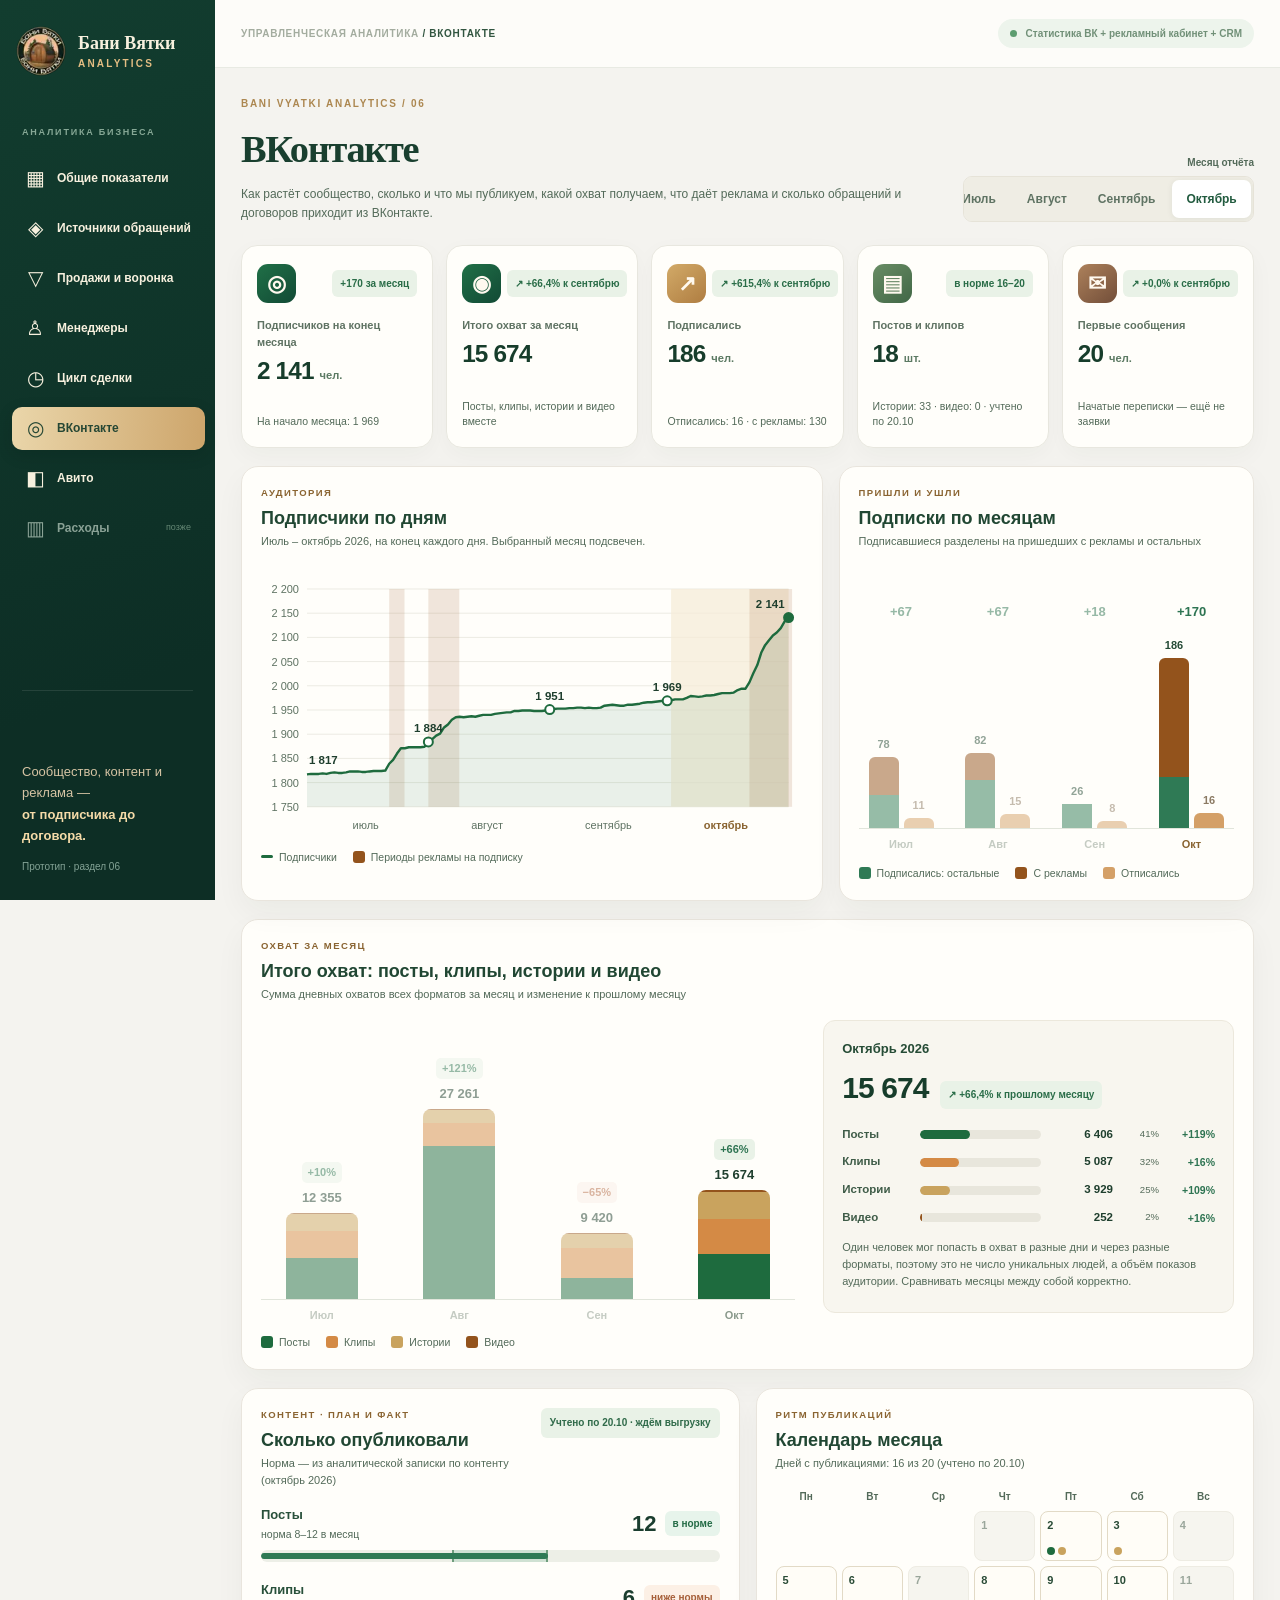
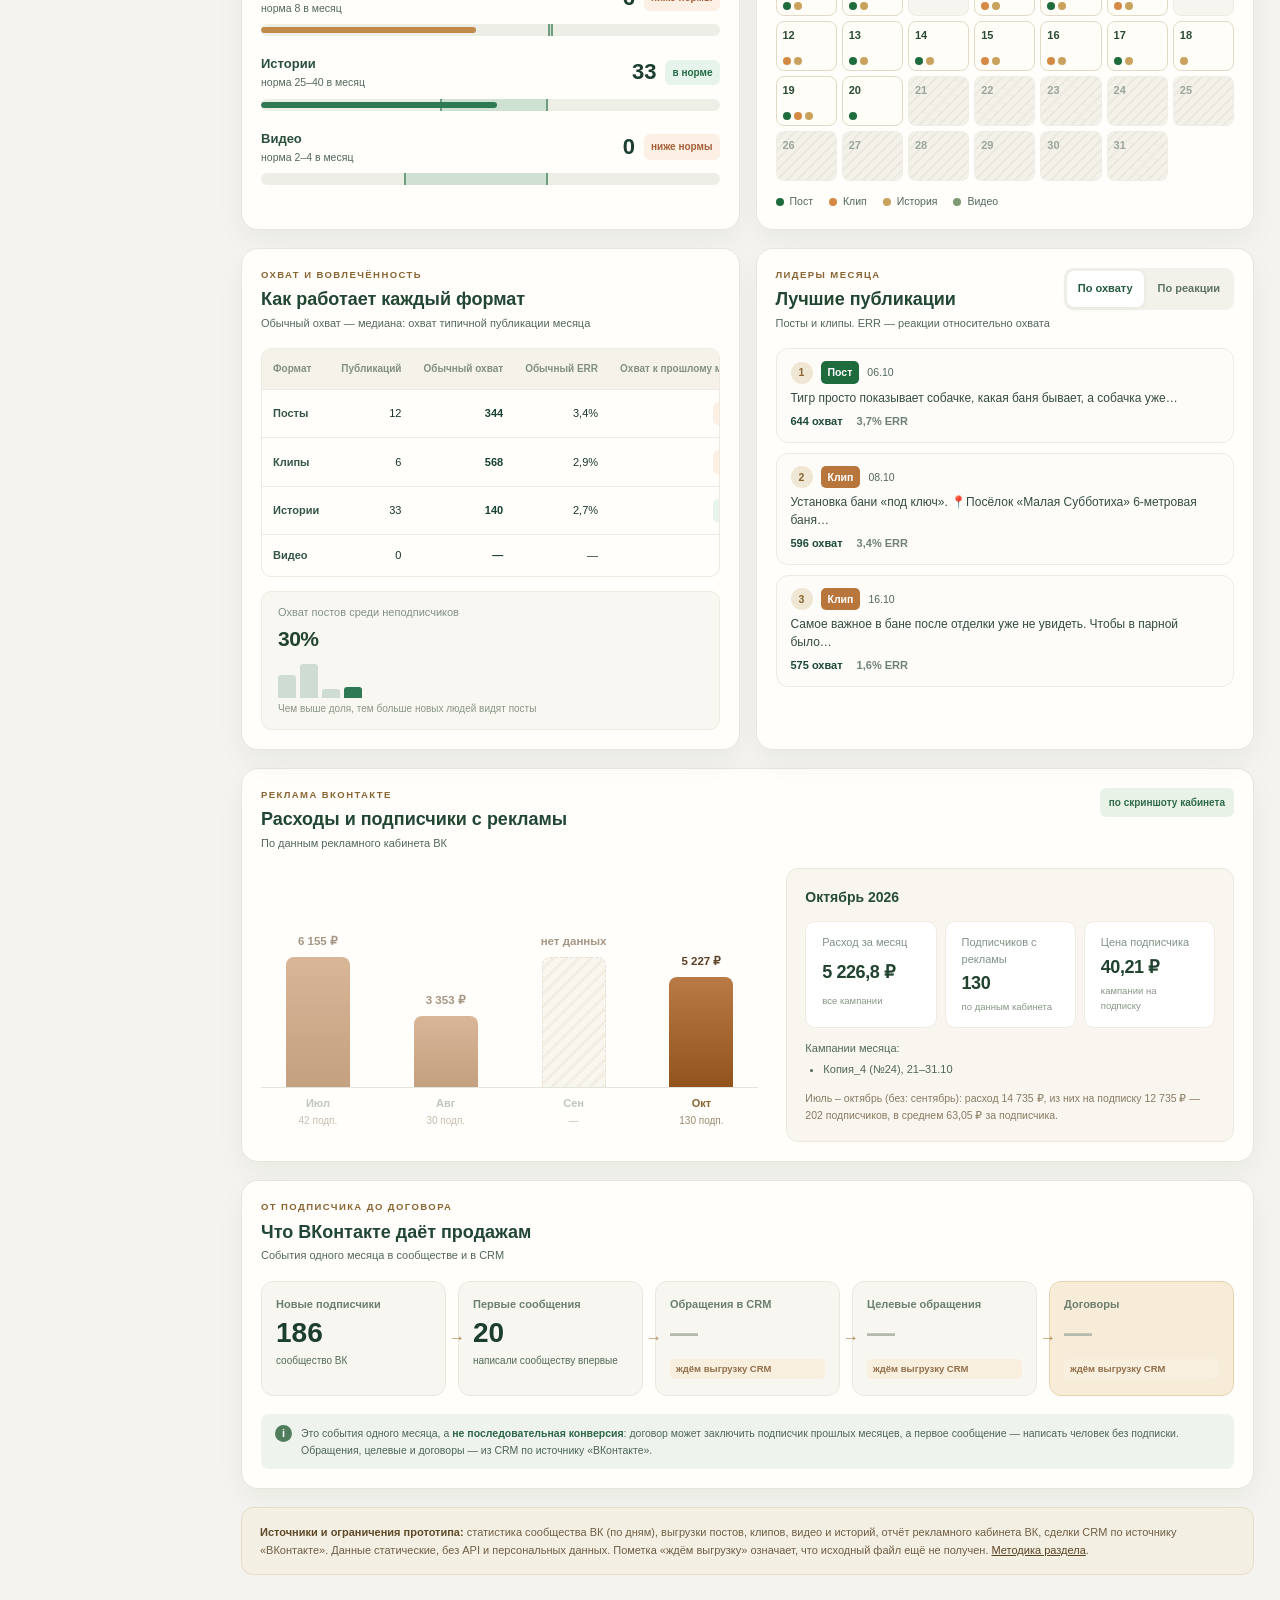
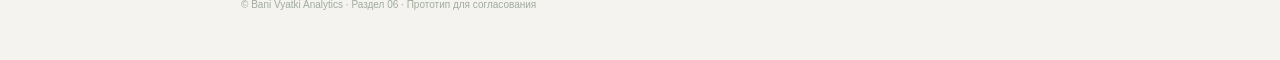
<file: vk.html>
<!doctype html>
<html lang="ru">
<head>
<meta charset="utf-8">
<meta name="viewport" content="width=device-width,initial-scale=1">
<meta name="robots" content="noindex,nofollow">
<meta name="theme-color" content="#123d2f">
<title>ВКонтакте | Bani Vyatki Analytics</title>
<link rel="icon" type="image/webp" href="./assets/logo-bani-vyatki.webp">
<link rel="stylesheet" href="./design-system.css">
<link rel="stylesheet" href="./styles.css">
<link rel="stylesheet" href="./vk.css">
<link rel="stylesheet" href="./navigation.css">
<script src="./vk-data.js" defer></script>
<script src="./vk.js" defer></script>
<script src="./navigation.js" defer></script>
</head>
<body>
<div class="app-shell">
  <aside class="sidebar">
    <div class="brand"><span class="brand-mark"><img src="./assets/logo-bani-vyatki.webp" alt="Логотип Бани Вятки" width="52" height="52"></span><span class="brand-text"><b>Бани Вятки</b><small>ANALYTICS</small></span>
      <button class="bv-menu-toggle" type="button" aria-controls="bv-primary-nav" aria-expanded="false" aria-label="Открыть меню разделов">
        <span class="bv-menu-bars" aria-hidden="true"><span></span><span></span><span></span></span>
        <span class="bv-menu-toggle-text" aria-hidden="true">Меню</span>
      </button>
    </div>
    <div class="sidebar-caption">АНАЛИТИКА БИЗНЕСА</div>
    <nav id="bv-primary-nav" aria-label="Разделы дашборда">
      <a class="nav-link" href="./index.html" aria-label="Общие показатели" data-bv-label="Общие показатели"><span class="nav-icon" aria-hidden="true">▦</span><span class="bv-nav-label">Общие показатели</span></a>
      <a class="nav-link" href="./sources.html" aria-label="Источники обращений" data-bv-label="Источники обращений"><span class="nav-icon" aria-hidden="true">◈</span><span class="bv-nav-label">Источники обращений</span></a>
      <a class="nav-link" href="./sales.html" aria-label="Продажи и воронка" data-bv-label="Продажи и воронка"><span class="nav-icon" aria-hidden="true">▽</span><span class="bv-nav-label">Продажи и воронка</span></a>
      <a class="nav-link" href="./managers.html" aria-label="Менеджеры" data-bv-label="Менеджеры"><span class="nav-icon" aria-hidden="true">♙</span><span class="bv-nav-label">Менеджеры</span></a>
      <a class="nav-link" href="./cycle.html" aria-label="Цикл сделки" data-bv-label="Цикл сделки"><span class="nav-icon" aria-hidden="true">◷</span><span class="bv-nav-label">Цикл сделки</span></a>
      <a class="nav-link current" aria-current="page" href="./vk.html" aria-label="ВКонтакте" data-bv-label="ВКонтакте"><span class="nav-icon" aria-hidden="true">◎</span><span class="bv-nav-label">ВКонтакте</span></a>
      <a class="nav-link" href="./avito.html" aria-label="Авито: объявления" data-bv-label="Авито: объявления"><span class="nav-icon" aria-hidden="true">◧</span><span class="bv-nav-label">Авито</span></a>
      <span class="nav-link pending" data-bv-label="Расходы · позже" aria-label="Раздел «Расходы» пока не готов"><span class="nav-icon" aria-hidden="true">▥</span><span class="bv-nav-label">Расходы</span> <i>позже</i></span>
    </nav>
    <div class="sidebar-bottom">Сообщество, контент и реклама —<br><strong>от подписчика до договора.</strong><small>Прототип · раздел 06</small></div>
  </aside>
  <div class="workspace">
    <header class="topbar"><span>УПРАВЛЕНЧЕСКАЯ АНАЛИТИКА <b>/ ВКОНТАКТЕ</b></span><span class="demo-status"><span class="status-dot"></span> Статистика ВК + рекламный кабинет + CRM</span></header>
    <main class="vk-main" id="vk">
      <section class="vk-heading">
        <div><p class="eyebrow">BANI VYATKI ANALYTICS / 06</p><h1>ВКонтакте</h1><p class="subtitle">Как растёт сообщество, сколько и что мы публикуем, какой охват получаем, что даёт реклама и сколько обращений и договоров приходит из ВКонтакте.</p></div>
        <div class="vk-month-picker"><span id="vkMonthLabel">Месяц отчёта</span><div class="vk-toggle vk-month-switch" id="vkMonthSwitch" role="group" aria-labelledby="vkMonthLabel"></div></div>
      </section>

      <section class="vk-kpis" id="vkKpis" aria-label="Ключевые показатели месяца"></section>

      <section class="vk-grid vk-grid-wide">
        <article class="vk-panel" aria-labelledby="vkLineTitle">
          <div class="vk-panel-header"><div><span class="vk-kicker">АУДИТОРИЯ</span><h2 id="vkLineTitle">Подписчики по дням</h2><p id="vkLineSubtitle">На конец каждого дня с июля 2026. Выбранный месяц подсвечен.</p></div></div>
          <div class="vk-scroll"><div id="vkLine"></div></div>
          <div class="vk-legend"><span><i class="vk-key line"></i>Подписчики</span><span><i class="vk-key ads"></i>Периоды рекламы на подписку</span></div>
        </article>
        <article class="vk-panel" aria-labelledby="vkFlowTitle">
          <div class="vk-panel-header"><div><span class="vk-kicker">ПРИШЛИ И УШЛИ</span><h2 id="vkFlowTitle">Подписки по месяцам</h2><p>Подписавшиеся разделены на пришедших с рекламы и остальных</p></div></div>
          <div id="vkFlow" class="vk-flow" role="img" aria-label="Подписки и отписки по месяцам"></div>
          <div class="vk-legend"><span><i class="vk-key organic"></i>Подписались: остальные</span><span><i class="vk-key ads"></i>С рекламы</span><span><i class="vk-key unsub"></i>Отписались</span></div>
        </article>
      </section>

      <section class="vk-panel vk-reach-panel" aria-labelledby="vkTotalTitle">
        <div class="vk-panel-header"><div><span class="vk-kicker">ОХВАТ ЗА МЕСЯЦ</span><h2 id="vkTotalTitle">Итого охват: посты, клипы, истории и видео</h2><p>Сумма дневных охватов всех форматов за месяц и изменение к прошлому месяцу</p></div></div>
        <div class="vk-reach-body">
          <div><div id="vkTotal" class="vk-total" role="img" aria-label="Итого охват по месяцам"></div>
            <div class="vk-legend"><span><i class="vk-key f-posts"></i>Посты</span><span><i class="vk-key f-clips"></i>Клипы</span><span><i class="vk-key f-stories"></i>Истории</span><span><i class="vk-key f-video"></i>Видео</span></div></div>
          <div id="vkTotalDetail" class="vk-total-detail"></div>
        </div>
      </section>

      <section class="vk-grid vk-grid-half">
        <article class="vk-panel" aria-labelledby="vkPlanTitle">
          <div class="vk-panel-header"><div><span class="vk-kicker">КОНТЕНТ · ПЛАН И ФАКТ</span><h2 id="vkPlanTitle">Сколько опубликовали</h2><p>Норма — из аналитической записки по контенту (октябрь 2026)</p></div><span class="vk-badge" id="vkPlanBadge" hidden></span></div>
          <div id="vkPlan" class="vk-plan"></div>
        </article>
        <article class="vk-panel" aria-labelledby="vkCalTitle">
          <div class="vk-panel-header"><div><span class="vk-kicker">РИТМ ПУБЛИКАЦИЙ</span><h2 id="vkCalTitle">Календарь месяца</h2><p id="vkCalSubtitle">Дни, в которые выходили материалы</p></div></div>
          <div id="vkCalendar" class="vk-calendar"></div>
          <div class="vk-legend"><span><i class="vk-dot posts"></i>Пост</span><span><i class="vk-dot clips"></i>Клип</span><span><i class="vk-dot stories"></i>История</span><span><i class="vk-dot video"></i>Видео</span></div>
        </article>
      </section>

      <section class="vk-grid vk-grid-half">
        <article class="vk-panel" aria-labelledby="vkReachTitle">
          <div class="vk-panel-header"><div><span class="vk-kicker">ОХВАТ И ВОВЛЕЧЁННОСТЬ</span><h2 id="vkReachTitle">Как работает каждый формат</h2><p>Обычный охват — медиана: охват типичной публикации месяца</p></div></div>
          <div class="table-scroll"><table id="vkFormats"><thead><tr><th scope="col">Формат</th><th scope="col">Публикаций</th><th scope="col">Обычный охват</th><th scope="col">Обычный ERR</th><th scope="col">Охват к прошлому месяцу</th></tr></thead><tbody></tbody></table></div>
          <div id="vkReachStats" class="vk-mini-grid"></div>
        </article>
        <article class="vk-panel" aria-labelledby="vkTopTitle">
          <div class="vk-panel-header"><div><span class="vk-kicker">ЛИДЕРЫ МЕСЯЦА</span><h2 id="vkTopTitle">Лучшие публикации</h2><p>Посты и клипы. ERR — реакции относительно охвата</p></div>
            <div class="vk-toggle" role="group" aria-label="Критерий рейтинга"><button type="button" class="active" id="vkTopReach" aria-pressed="true">По охвату</button><button type="button" id="vkTopErr" aria-pressed="false">По реакции</button></div></div>
          <ol id="vkTop" class="vk-top"></ol>
        </article>
      </section>

      <section class="vk-panel vk-ads" aria-labelledby="vkAdsTitle">
        <div class="vk-panel-header"><div><span class="vk-kicker">РЕКЛАМА ВКОНТАКТЕ</span><h2 id="vkAdsTitle">Расходы и подписчики с рекламы</h2><p>По данным рекламного кабинета ВК</p></div><span class="vk-badge" id="vkAdsBadge"></span></div>
        <div class="vk-ads-body">
          <div id="vkAdsBars" class="vk-ads-bars" role="img" aria-label="Расход на рекламу по месяцам"></div>
          <div id="vkAdsDetail" class="vk-ads-detail"></div>
        </div>
      </section>

      <section class="vk-panel vk-funnel-panel" aria-labelledby="vkFunnelTitle">
        <div class="vk-panel-header"><div><span class="vk-kicker">ОТ ПОДПИСЧИКА ДО ДОГОВОРА</span><h2 id="vkFunnelTitle">Что ВКонтакте даёт продажам</h2><p>События одного месяца в сообществе и в CRM</p></div></div>
        <ol id="vkFunnel" class="vk-funnel"></ol>
        <div class="vk-method"><span class="vk-method-icon" aria-hidden="true">i</span><p>Это события одного месяца, а <strong>не последовательная конверсия</strong>: договор может заключить подписчик прошлых месяцев, а первое сообщение — написать человек без подписки. Обращения, целевые и договоры — из CRM по источнику «ВКонтакте».</p></div>
      </section>

      <div class="vk-method-summary"><strong>Источники и ограничения прототипа:</strong> статистика сообщества ВК (по дням), выгрузки постов, клипов, видео и историй, отчёт рекламного кабинета ВК, сделки CRM по источнику «ВКонтакте». Данные статические, без API и персональных данных. Пометка «ждём выгрузку» означает, что исходный файл ещё не получен. <a href="./docs/vk.md">Методика раздела</a>.</div>
      <footer>© Bani Vyatki Analytics · Раздел 06 · Прототип для согласования</footer>
    </main>
  </div>
</div>
</body>
</html>
</file>
<file: design-system.css>
/*
 * Bani Vyatki Analytics · Design System v0.1 · Iteration 01
 *
 * Basis: NeuroLab Web R01 (composition), R02 (design tokens),
 * R03 (action semantics), R12 (focus and motion); Q4-05–Q4-12.
 *
 * This layer is loaded BEFORE styles.css and any page-specific stylesheet.
 * It introduces a single semantic token source, not a new visual theme.
 * Existing desktop appearance is intentionally preserved by legacy aliases.
 *
 * Breakpoint contract (CSS custom properties cannot be used in @media):
 *   Wide            : > 1460px
 *   Compact desktop : 1141–1460px
 *   Tablet / rail   : 721–1140px
 *   Mobile shell    : <= 720px
 *   Narrow mobile   : <= 390px
 *
 * Individual complex charts/tables retain their current content-specific
 * breakpoints until iterations 03–07. The mobile navigation is iteration 02.
 */
:root {
  color-scheme: light;

  /* Semantic brand and surfaces (do not use decorative gold as body text). */
  --bv-color-forest: #0f352a;
  --bv-color-forest-light: #174b39;
  --bv-color-forest-sidebar-top: #123d2f;
  --bv-color-forest-sidebar-bottom: #0d2e25;
  --bv-color-sidebar-ink: #f7f0de;
  --bv-color-page: #f4f3ef;
  --bv-color-surface: #fffefb;
  --bv-color-surface-bright: #fffefa;
  --bv-color-warm-cream: #f6f3ed;
  --bv-color-ink: #18362a;
  --bv-color-secondary-ink: #536a59;
  --bv-color-legacy-muted: #7f8e84;
  --bv-color-border: #e9e6dd;
  --bv-color-gold-decorative: #d0ac72;
  --bv-color-gold-light: #ecd2a6;
  --bv-color-gold-nav-start: #ead6aa;
  --bv-color-gold-nav-end: #cda56b;
  --bv-color-success: #26704b;
  --bv-color-focus: #d6a958;

  /* Brand typography. Small-data labels are audited per page later. */
  --bv-font-body: Inter, "Segoe UI", Arial, sans-serif;
  --bv-font-heading: Georgia, serif;
  --bv-font-size-body: 14px;
  --bv-font-size-secondary: 12px;
  --bv-font-size-label: 12px;
  --bv-font-size-heading: clamp(32px, 3vw, 43px);
  --bv-line-height-body: 1.55;

  /* Rhythm and geometry. Desktop sizes preserve the approved layout. */
  --bv-space-1: 4px;
  --bv-space-2: 8px;
  --bv-space-3: 12px;
  --bv-space-4: 16px;
  --bv-space-5: 20px;
  --bv-space-6: 24px;
  --bv-space-8: 32px;
  --bv-space-9: 36px;
  --bv-space-12: 48px;
  --bv-layout-max-width: 1650px;
  --bv-sidebar-width: 240px;
  --bv-sidebar-width-compact: 215px;
  --bv-sidebar-width-rail: 70px;
  --bv-gutter-desktop: 36px;
  --bv-gutter-compact: 26px;
  --bv-gutter-mobile: 12px;
  --bv-header-gutter-mobile: 14px;
  --bv-radius-control: 10px;
  --bv-radius-card: 16px;
  --bv-radius-panel: 17px;
  --bv-shadow-panel: 0 15px 38px rgba(30, 57, 40, .055);
  --bv-focus-outline-width: 3px;
  --bv-control-target-min: 44px;

  /* Compatibility aliases for existing CSS; remove only after modules migrate. */
  --forest: var(--bv-color-forest);
  --forest2: var(--bv-color-forest-light);
  --gold: var(--bv-color-gold-decorative);
  --gold2: var(--bv-color-gold-light);
  --cream: var(--bv-color-warm-cream);
  --panel: var(--bv-color-surface);
  --ink: var(--bv-color-ink);
  --muted: var(--bv-color-legacy-muted);
  --border: var(--bv-color-border);
  --green: var(--bv-color-success);
  --shadow: var(--bv-shadow-panel);
}

/* Non-destructive baseline for responsive media and consistent sizing. */
*, *::before, *::after { box-sizing: border-box; }
img { max-width: 100%; } /* SVG charts retain their own viewBox/scroll sizing. */
.brand-mark img { width: 52px; height: 52px; object-fit: contain; }

/* Common opt-in primitives for the next iterations (not forced on old UI). */
.bv-visually-hidden {
  position: absolute !important;
  width: 1px !important;
  height: 1px !important;
  padding: 0 !important;
  margin: -1px !important;
  overflow: hidden !important;
  clip: rect(0, 0, 0, 0) !important;
  white-space: nowrap !important;
  border: 0 !important;
}
.bv-scroll-region {
  max-width: 100%;
  min-width: 0;
  overflow-x: auto;
  overscroll-behavior-inline: contain;
  -webkit-overflow-scrolling: touch;
}
.bv-truncate { overflow: hidden; text-overflow: ellipsis; white-space: nowrap; }
.bv-wrap-anywhere { overflow-wrap: anywhere; }
.bv-num { font-variant-numeric: tabular-nums; }
.bv-focusable:focus-visible {
  outline: var(--bv-focus-outline-width) solid var(--bv-color-focus);
  outline-offset: 3px;
}

/* The default applies only to opting-in links/buttons, avoiding UI regressions. */
.bv-touch-target { min-width: var(--bv-control-target-min); min-height: var(--bv-control-target-min); }

@media (prefers-reduced-motion: reduce) {
  .bv-motion { animation-duration: .01ms !important; transition-duration: .01ms !important; }
}
</file>
<file: styles.css>
/* Shared tokens and compatibility aliases live in design-system.css. */
*{box-sizing:border-box}html{scroll-behavior:smooth}body{margin:0;color:var(--bv-color-ink);background:var(--bv-color-page);font:var(--bv-font-size-body)/var(--bv-line-height-body) var(--bv-font-body)}a{color:inherit;text-decoration:none}h1,h2,h3,p{margin-top:0}button,select{font:inherit}select{cursor:pointer}:focus-visible{outline:var(--bv-focus-outline-width) solid var(--bv-color-focus);outline-offset:3px}
.app-shell{min-height:100vh;display:grid;grid-template-columns:var(--bv-sidebar-width) minmax(0,1fr)}.sidebar{background:linear-gradient(160deg,var(--bv-color-forest-sidebar-top),var(--bv-color-forest-sidebar-bottom) 75%);color:var(--bv-color-sidebar-ink);padding:28px 17px 25px;display:flex;flex-direction:column;min-height:100vh;position:sticky;top:0;height:100vh}
.brand{display:flex;align-items:center;gap:10px;padding:0 2px}.brand-mark{width:54px;display:inline-grid;place-items:center;flex:none}.brand-text{display:grid;line-height:1.25}.brand-text b{font-family:var(--bv-font-heading);font-size:20px;font-weight:700;white-space:nowrap}.brand-text small{color:#e4be83;font-size:10px;font-weight:800;letter-spacing:.22em;margin-top:4px}.sidebar-caption{font-size:9px;color:#87a896;letter-spacing:.2em;margin:49px 10px 17px;font-weight:800}.sidebar nav{display:grid;gap:7px}.nav-link{display:flex;align-items:center;gap:13px;border-radius:10px;min-height:43px;padding:0 14px;font-weight:650;font-size:12px;white-space:nowrap}.nav-link.current{background:linear-gradient(95deg,var(--bv-color-gold-nav-start),var(--bv-color-gold-nav-end));color:#254734;box-shadow:0 5px 15px #051d1730}.nav-link.pending{color:#a9beb1;opacity:.8}.nav-link i{font-size:9px;font-weight:500;margin-left:auto;color:#7b9e89;font-style:normal}.nav-icon{font-size:20px;font-weight:500;display:inline-flex;width:18px;justify-content:center}.sidebar-bottom{margin:auto 10px 0;padding-top:70px;border-top:1px solid #ffffff19;color:#d6c4a4;font-size:13px;line-height:1.65}.sidebar-bottom strong{color:#f5dba8}.sidebar-bottom small{display:block;color:#84a396;margin-top:12px;font-size:10px}
.workspace{min-width:0}.topbar{height:68px;display:flex;align-items:center;justify-content:space-between;gap:20px;padding:0 var(--bv-gutter-desktop);border-bottom:1px solid #e8eae3;background:#fdfcf9;color:#a3ac9f;font-size:10px;letter-spacing:.07em;font-weight:750}.topbar b{color:#315540}.demo-status{letter-spacing:0;font-weight:650;color:#719078;border-radius:20px;background:#edf4ec;padding:7px 12px;white-space:nowrap}.status-dot{display:inline-block;width:7px;height:7px;border-radius:50%;background:#5d9d70;margin-right:6px}
main{max-width:var(--bv-layout-max-width);margin:auto;padding:34px var(--bv-gutter-desktop) 24px}.page-heading{display:flex;align-items:end;justify-content:space-between;gap:20px;margin-bottom:25px}.eyebrow{font-size:10px;letter-spacing:.17em;font-weight:850;color:#ac8750;margin:0 0 8px}.page-heading h1{font-family:var(--bv-font-heading);font-size:clamp(32px,3vw,43px);letter-spacing:-.045em;margin:0 0 6px;font-weight:700;color:#1a3b2d}.subtitle{color:#849287;margin:0;max-width:700px;font-size:12px}.controls{display:flex;gap:11px;align-items:end}.month,.controls label{border:1px solid #e7e6d9;background:#fffefa;border-radius:11px;padding:10px 14px;min-height:64px;display:grid;gap:2px;min-width:155px;white-space:nowrap}.month>span,.controls label{font-size:10px;color:#879588;font-weight:600}.month b{font-size:13px;color:#31503d}.controls label select{margin-top:1px;border:0;background:transparent;color:#31503d;font-size:13px;font-weight:800;padding:0 21px 0 0;outline-offset:7px;min-width:135px}
.card-section{background:var(--panel);border:1px solid #e9e5d9;box-shadow:var(--shadow);border-radius:20px;padding:24px}.section-title{display:flex;justify-content:space-between;gap:16px;align-items:center;margin-bottom:19px}.section-title>div{display:flex;align-items:center;gap:11px}.gold-line{display:block;width:4px;height:26px;border-radius:4px;background:#c6a168}.section-title h2{font-size:17px;margin:0;color:#244634}.section-hint{color:#93a094;font-size:11px}
.kpi-grid{display:grid;grid-template-columns:repeat(4,minmax(0,1fr));gap:12px}.kpi{min-width:0;position:relative;min-height:282px;border:1px solid #eceae2;background:linear-gradient(145deg,#fff,#fcfbf8);border-radius:16px;padding:20px 18px;box-shadow:0 8px 24px rgba(34,53,35,.035);display:flex;flex-direction:column}.kpi-revenue{border-color:#e6ddc6}.kpi-head{display:flex;align-items:center;justify-content:space-between;gap:7px;margin-bottom:18px}.glyph{display:grid;place-items:center;border-radius:11px;color:#fff9ea;font-size:25px;font-weight:800;width:41px;height:41px;flex:none}.glyph.gold{background:linear-gradient(140deg,#d7ad64,#ae824b)}.glyph.green{background:linear-gradient(140deg,#2a7b55,#195039)}.glyph.brown{background:linear-gradient(140deg,#af835e,#764a2f)}.glyph.olive{background:linear-gradient(140deg,#6b9470,#416d50)}.trend{color:#29754f;background:#eaf4ec;font-size:10px;font-weight:800;padding:6px 8px;border-radius:6px;white-space:nowrap}
.kpi h3{font-size:12px;color:#708373;font-weight:800;line-height:1.3;min-height:30px;margin:0 0 4px}.big-number{font-size:clamp(25px,2.2vw,36px);font-weight:850;letter-spacing:-.055em;line-height:1.24;color:#1b3e2f;font-variant-numeric:tabular-nums;white-space:nowrap}.big-number small{font-size:.55em;letter-spacing:0;color:#557461}.metric-meta{display:flex;justify-content:space-between;gap:4px;margin-top:auto;align-items:center;font-size:10.5px;color:#869486;padding-top:28px}.metric-meta b{color:#4e6c56}.metric-meta strong{color:#245d3b;font-size:13px}.progress{height:7px;background:#eaece4;overflow:hidden;border-radius:50px;margin-top:9px}.progress-fill{height:100%;width:0;background:linear-gradient(90deg,#36774d,#68a178);border-radius:50px;transition:width .25s ease}.progress-fill.below{background:linear-gradient(90deg,#b58b4b,#dfb775)}.kpi-foot{font-size:10.5px;color:#879687;margin:11px 0 0;min-height:16px}.minikpis{border-top:1px solid var(--border);margin-top:20px;padding-top:20px;display:grid;grid-template-columns:repeat(3,minmax(0,1fr));gap:10px}.mini{border-radius:10px;background:#f9f7f1;border:1px solid #efebe1;padding:12px 16px;display:grid;gap:2px}.mini span{font-size:11px;color:#829186}.mini b{font-size:21px;color:#21422f;letter-spacing:-.025em}.mini small{font-size:10px;color:#899587}
.detail-grid{display:grid;grid-template-columns:repeat(2,minmax(0,1fr));gap:16px;margin-top:19px}.detail-panel{min-width:0;border:1px solid #e9e6dd;border-radius:17px;background:#fffefa;padding:23px;box-shadow:var(--shadow)}.panel-top{display:flex;align-items:start;justify-content:space-between;gap:9px;margin-bottom:15px}.panel-top h2{font-size:18px;margin:0 0 2px;color:#264b37}.panel-top p:last-child{font-size:11px;color:#8c998d;margin:0}.scenario-pill{color:#477550;font-size:10px;white-space:nowrap;border-radius:99px;background:#edf4eb;padding:6px 9px;font-weight:800}.table-scroll{overflow:auto;border:1px solid #eeeae0;border-radius:10px}table{border-collapse:collapse;width:100%;min-width:540px;font-size:11px}th,td{padding:12px 11px;border-bottom:1px solid #eeeae3;white-space:nowrap;text-align:right;font-variant-numeric:tabular-nums}thead th{background:#f5f2e9;color:#829083;font-size:10px;font-weight:800}tbody th{text-align:left;color:#335743;font-weight:700}thead th:first-child{text-align:left}tbody tr:last-child th,tbody tr:last-child td{border-bottom:0}tbody tr:hover{background:#fdf9ee}.cell-highlight{background:#f8efdc;color:#785329;font-weight:850}.cell-actual{font-weight:850;color:#164332}.result{display:inline-block;padding:4px 6px;border-radius:5px;font-weight:750;font-size:10px}.result.good{color:#236b45;background:#e7f4eb}.result.bad{color:#ae6742;background:#fcf0e5}.result.neutral{color:#697870;background:#f2f3ef}.panel-note{font-size:10.5px;color:#879487;line-height:1.65;margin:11px 0 0}.source-summary{margin-top:19px;padding:19px 23px;border-radius:16px;display:flex;align-items:center;justify-content:space-between;gap:20px;border:1px solid #e9e5d7;background:#fffefb}.source-summary h2{font-size:16px;margin:0}.source-summary span{font-size:11px;color:#869486}.source-pills{display:flex;gap:9px;flex-wrap:wrap}.source-pills>span{background:#f8f5ed;border-radius:8px;padding:10px 15px;display:flex;align-items:center;gap:7px}.source-pills strong{color:#294b36;font-size:15px}.dot{width:8px;height:8px;border-radius:50%;display:inline-block}.green-dot{background:#367350}.brown-dot{background:#aa7954}.gold-dot{background:#d2a052}.disclaimer{background:#f3efe5;border:1px solid #e9dfca;border-radius:12px;padding:14px 18px;color:#877b66;font-size:11px;line-height:1.65;margin-top:18px}.disclaimer strong{color:#705a35}footer{color:#a0ab9e;font-size:10px;margin:22px 0}
@media(max-width:1460px){.app-shell{grid-template-columns:var(--bv-sidebar-width-compact) minmax(0,1fr)}.sidebar{padding:25px 12px}.brand-text b{font-size:18px}.kpi{padding:16px 13px}.big-number{font-size:clamp(23px,2.12vw,31px)}main{padding:28px var(--bv-gutter-compact) 24px}.topbar{padding:0 var(--bv-gutter-compact)}.trend{font-size:9px}.detail-panel{padding:17px}}
@media(max-width:1140px){.app-shell{grid-template-columns:var(--bv-sidebar-width-rail) minmax(0,1fr)}.sidebar{padding:24px 8px}.brand-mark{width:52px}.brand-text,.sidebar-caption,.nav-link i,.sidebar-bottom{display:none}.nav-link{font-size:0;justify-content:center;padding:0}.nav-icon{font-size:22px}.kpi-grid{grid-template-columns:repeat(2,minmax(0,1fr))}.kpi{min-height:247px}.big-number{font-size:34px}.detail-grid{grid-template-columns:1fr}}
@media(max-width:720px){.app-shell{display:block}.sidebar{position:static;height:auto;min-height:0;padding:8px 15px}.brand-text{display:grid}.brand-text b{font-size:17px}.sidebar nav,.sidebar-caption,.sidebar-bottom{display:none}.brand-mark,.brand-mark svg{width:43px;height:43px}.topbar{height:43px;padding:0 var(--bv-header-gutter-mobile)}.topbar>span:first-child{font-size:8px}.demo-status{font-size:9px;padding:4px 8px}main{padding:20px var(--bv-gutter-mobile)}.page-heading{flex-direction:column;align-items:start}.page-heading h1{font-size:34px}.controls{width:100%;flex-wrap:wrap}.month,.controls label{flex:1;min-width:130px}.card-section{padding:15px;border-radius:15px}.section-hint{display:none}.kpi-grid{gap:9px}.kpi{min-height:250px;padding:12px 10px}.kpi h3{font-size:10px;min-height:32px}.kpi-head{gap:4px}.glyph{width:33px;height:33px;font-size:19px}.trend{font-size:8px;padding:4px}.big-number{font-size:clamp(18px,5vw,29px)}.metric-meta{font-size:9px}.minikpis{grid-template-columns:1fr}.mini{padding:10px 12px}.detail-panel{padding:14px}.source-summary{align-items:start;flex-direction:column;padding:15px}.panel-top{flex-direction:column}.source-pills>span{padding:8px 10px}}
@media(max-width:390px){.kpi-grid{grid-template-columns:1fr}.kpi{min-height:230px}.big-number{font-size:34px}.trend{font-size:10px}}
@media(prefers-reduced-motion:reduce){*{scroll-behavior:auto!important;transition:none!important}}
</file>
<file: navigation.css>
/*
 * Bani Vyatki Analytics — adaptive shared navigation / iteration 02.
 * Loaded AFTER styles.css and each page stylesheet to make the same
 * sidebar/header behavior apply across all five pages.
 *
 * NeuroLab: R01/R02/R03/R12, Q4-06/Q4-07/Q4-09.
 *
 * Progressive enhancement: without JavaScript mobile navigation remains
 * expanded and usable. Only .bv-nav-ready collapses it.
 */
.bv-menu-toggle {
  display: none;
}
.sidebar .bv-nav-label {
  min-width: 0;
}
.sidebar .nav-link .nav-icon {
  flex: none;
}
.sidebar .nav-link[href]:focus-visible,
.bv-menu-toggle:focus-visible {
  outline: var(--bv-focus-outline-width, 3px) solid var(--bv-color-focus, #d6a958);
  outline-offset: 3px;
}
.sidebar .nav-link[href]:hover:not(.current) {
  background-color: rgba(255, 255, 255, .085);
}
.sidebar .nav-link.pending {
  cursor: default;
}
.sidebar .nav-link.pending .bv-nav-label {
  color: inherit;
}

/* Tablet / compact rail: icon-only visual presentation, but links retain
   aria-label and have visible hover AND keyboard-focus tooltips. */
@media (min-width: 721px) and (max-width: 1140px) {
  .sidebar {
    z-index: 20;
    overflow: visible;
  }
  .sidebar nav {
    overflow: visible;
    position: relative;
  }
  .sidebar .nav-link {
    position: relative;
    justify-content: center;
    min-height: var(--bv-control-target-min, 44px);
    overflow: visible;
  }
  .sidebar .bv-nav-label {
    display: none;
  }
  .sidebar .nav-link[data-bv-label]:is(:hover, :focus-visible)::after {
    content: attr(data-bv-label);
    position: absolute;
    left: calc(100% + 10px);
    top: 50%;
    transform: translateY(-50%);
    z-index: 30;
    padding: 9px 12px;
    color: #f7f0de;
    background: #174b39;
    border: 1px solid rgba(255, 255, 255, .16);
    border-radius: 8px;
    box-shadow: 0 12px 20px rgba(8, 24, 17, .20);
    font: 650 12px/1.35 var(--bv-font-body, "Segoe UI", sans-serif);
    letter-spacing: normal;
    white-space: nowrap;
    pointer-events: none;
  }
  /* Noninteractive future sections have no focus state. */
  .sidebar .nav-link.pending:hover::after {
    color: #e9dfc7;
  }
}

/* Mobile header and accessible collapsible menu. */
@media (max-width: 720px) {
  .sidebar {
    display: flex;
    flex-direction: column;
    position: relative;
    z-index: 10;
    height: auto;
    min-height: 0;
    overflow: visible;
    padding: 8px var(--bv-gutter-mobile, 12px);
  }
  .sidebar .brand {
    width: 100%;
    min-height: 48px;
    margin: 0;
    display: flex;
    align-items: center;
    gap: 10px;
  }
  .sidebar .brand-mark,
  .sidebar .brand-mark img {
    width: 43px;
    height: 43px;
  }
  .sidebar .brand-text {
    display: grid;
    min-width: 0;
  }
  .sidebar .brand-text b {
    font-size: 17px;
  }
  .sidebar .brand-text small {
    font-size: 9px;
    letter-spacing: .16em;
  }

  /* No JS = menu expanded, no inert toggle. */
  .sidebar nav {
    display: grid;
    position: relative;
    z-index: 1;
    gap: 4px;
    margin-top: 9px;
    padding: 12px 0 6px;
    border-top: 1px solid rgba(247, 240, 222, .17);
    overflow: visible;
  }
  .sidebar .nav-link {
    display: flex;
    align-items: center;
    gap: 12px;
    font-size: 14px;
    min-height: var(--bv-control-target-min, 44px);
    line-height: 1.35;
    padding: 10px 12px;
    white-space: normal;
  }
  .sidebar .nav-link .nav-icon {
    font-size: 20px;
  }
  .sidebar .bv-nav-label {
    display: inline;
    overflow-wrap: anywhere;
  }
  .sidebar .nav-link.pending i {
    display: inline;
    margin-left: auto;
    font-size: 11px;
  }

  /* Reveal a functional toggle only when navigation.js initialized. */
  .bv-nav-ready .bv-menu-toggle {
    display: inline-flex;
    align-items: center;
    justify-content: center;
    gap: 8px;
    min-height: var(--bv-control-target-min, 44px);
    min-width: 76px;
    margin-left: auto;
    padding: 0 10px;
    border: 1px solid rgba(247, 240, 222, .30);
    border-radius: var(--bv-radius-control, 10px);
    background: rgba(247, 240, 222, .08);
    color: #f7f0de;
    font: 750 12px/1.2 var(--bv-font-body, "Segoe UI", sans-serif);
    cursor: pointer;
    -webkit-tap-highlight-color: transparent;
  }
  .bv-nav-ready .bv-menu-toggle:hover {
    background: rgba(247, 240, 222, .18);
  }
  .bv-nav-ready .bv-menu-toggle:active {
    background: rgba(247, 240, 222, .22);
  }
  .bv-menu-bars {
    display: grid;
    width: 16px;
    gap: 4px;
    flex: none;
  }
  .bv-menu-bars > span {
    display: block;
    width: 16px;
    height: 2px;
    border-radius: 2px;
    background: currentColor;
    transition: transform .18s ease, opacity .18s ease;
  }
  .bv-nav-ready .sidebar.bv-nav-open .bv-menu-bars > span:first-child {
    transform: translateY(6px) rotate(45deg);
  }
  .bv-nav-ready .sidebar.bv-nav-open .bv-menu-bars > span:nth-child(2) {
    opacity: 0;
  }
  .bv-nav-ready .sidebar.bv-nav-open .bv-menu-bars > span:last-child {
    transform: translateY(-6px) rotate(-45deg);
  }
  .bv-nav-ready .sidebar:not(.bv-nav-open) nav#bv-primary-nav {
    display: none;
  }

  /* The existing narrow topbar should never force a whole-page x-scroll. */
  .topbar {
    min-width: 0;
    gap: 8px;
  }
  .topbar > span:first-child {
    min-width: 0;
    flex: 1 1 auto;
    overflow: hidden;
    text-overflow: ellipsis;
    white-space: nowrap;
  }
  .topbar > .demo-status {
    min-width: 0;
    max-width: 47%;
    flex: 0 1 auto;
    overflow: hidden;
    text-overflow: ellipsis;
    white-space: nowrap;
  }
}
@media (prefers-reduced-motion: reduce) {
  .bv-menu-bars > span {
    transition: none !important;
  }
}
</file>
<file: overview.css>
/*
 * Bani Vyatki Analytics · Section 01 responsive layout · iteration 03/08
 * NeuroLab Web: R01/R02/R03/R12; Q4-05, Q4-06, Q4-09, Q4-12.
 * Loaded after styles.css and navigation.css, limited to #overview.
 *
 * The desktop 4-card arrangement and financial model are preserved.
 * At <=600 CSS px wide tables are replaced by cards rendered from the
 * same data as their desktop table, rather than making values unreadable.
 */
#overview,
#overview .page-heading,
#overview .page-heading > div,
#overview .controls,
#overview .card-section,
#overview .detail-panel,
#overview .detail-grid {
  min-width: 0;
}
#overview .page-heading .subtitle,
#overview .panel-note,
#overview .disclaimer {
  overflow-wrap: break-word;
}

/* Use the previously established legible semantic text color. */
#overview .subtitle,
#overview .section-hint,
#overview .mini span,
#overview .mini small,
#overview .metric-meta,
#overview .kpi-foot,
#overview .panel-top p:last-child,
#overview .panel-note,
#overview .source-summary > div:first-child > span {
  color: var(--bv-color-secondary-ink);
}
#overview .kpi h3 {
  color: var(--bv-color-secondary-ink);
}
#overview .table-scroll {
  min-width: 0;
  max-width: 100%;
  overflow-x: auto;
  overscroll-behavior-inline: contain;
  -webkit-overflow-scrolling: touch;
  scrollbar-color: #a9b8a8 #f5f3ec;
}
#overview .table-scroll:focus-visible {
  outline: var(--bv-focus-outline-width) solid var(--bv-color-focus);
  outline-offset: 2px;
}
#overview .detail-panel table {
  min-width: 595px;
  font-size: 12px;
}
#overview .detail-panel table th,
#overview .detail-panel table td {
  padding: 12px 10px;
}
#overview .detail-panel thead th {
  font-size: 11px;
  color: var(--bv-color-secondary-ink);
  white-space: nowrap;
}
#overview .detail-panel tbody th {
  min-width: 160px;
  white-space: normal;
  line-height: 1.35;
}
#overview .detail-panel .result {
  font-size: 11px;
}
#overview .table-scroll-hint,
#overview .plan-card-list {
  display: none;
}
#overview .table-scroll-hint {
  font-size: 12px;
  font-weight: 650;
  color: var(--bv-color-secondary-ink);
  line-height: 1.4;
  margin: 9px 0 0;
}
#overview .source-pills > span {
  color: #365943;
}
#overview .disclaimer {
  color: #68593f;
  line-height: 1.65;
}

/* Two half-width tables cannot display five complete columns at 1440px.
   Stack them until their side-by-side minimum fits without clipping. */
@media (min-width: 1141px) and (max-width: 1599px) {
  #overview .detail-grid {
    grid-template-columns: minmax(0, 1fr);
  }
}

/* Content-first tablet layout: financial blocks stack, labels stay visible. */
@media (max-width: 1140px) {
  #overview .page-heading {
    align-items: flex-start;
    flex-wrap: wrap;
  }
  #overview .page-heading > div:first-child {
    flex: 1 1 330px;
  }
  #overview .controls {
    flex: 0 1 auto;
  }
  #overview .kpi-grid {
    grid-template-columns: repeat(2, minmax(0, 1fr));
  }
  #overview .big-number {
    font-size: clamp(27px, 3.4vw, 36px);
  }
  #overview .detail-grid {
    grid-template-columns: minmax(0, 1fr);
  }
}

/* This hint is revealed only when JavaScript measures actual table overflow. */
#overview .table-scroll-hint.is-visible {
  display: block;
}

@media (max-width: 720px) {
  #overview .page-heading {
    display: grid;
    grid-template-columns: minmax(0, 1fr);
    gap: 16px;
    margin-bottom: 19px;
  }
  #overview .page-heading h1 {
    font-size: clamp(30px, 7vw, 37px);
    letter-spacing: -.035em;
  }
  #overview .page-heading .subtitle {
    font-size: 13px;
    line-height: 1.55;
    max-width: none;
  }
  #overview .controls {
    display: grid;
    grid-template-columns: repeat(2, minmax(0, 1fr));
    gap: 9px;
    width: 100%;
  }
  #overview .controls .month,
  #overview .controls label {
    width: 100%;
    min-width: 0;
    min-height: 70px;
    padding: 10px 13px;
    white-space: normal;
    align-content: center;
  }
  #overview .controls .month > span,
  #overview .controls label {
    font-size: 12px;
    color: var(--bv-color-secondary-ink);
  }
  #overview .controls .month b,
  #overview .controls label select {
    font-size: 14px;
    font-weight: 780;
  }
  #overview .controls label select {
    display: block;
    min-width: 0;
    width: 100%;
    min-height: 44px;
    margin-top: 2px;
    padding: 4px 20px 4px 0;
    color: #234b36;
    cursor: pointer;
  }
  #overview .card-section {
    padding: 15px;
    border-radius: 16px;
  }
  #overview .section-title {
    margin-bottom: 16px;
  }
  #overview .section-title h2 {
    font-size: 18px;
  }
  #overview .kpi-grid {
    gap: 10px;
  }
  #overview .kpi {
    padding: 15px;
    min-height: 214px;
    border-radius: 13px;
  }
  #overview .kpi-head {
    gap: 8px;
    margin-bottom: 12px;
  }
  #overview .kpi .glyph {
    height: 38px;
    width: 38px;
    font-size: 22px;
  }
  #overview .kpi .trend {
    font-size: 11px;
    line-height: 1.35;
    padding: 5px 8px;
    white-space: normal;
    text-align: right;
  }
  #overview .kpi h3 {
    font-size: 13px;
    min-height: 0;
    margin-bottom: 6px;
    line-height: 1.45;
  }
  #overview .big-number {
    font-size: clamp(25px, 5.1vw, 33px);
    line-height: 1.2;
    letter-spacing: -.045em;
    white-space: normal;
    overflow-wrap: anywhere;
  }
  #overview .metric-meta {
    font-size: 12px;
    gap: 10px;
    padding-top: 16px;
    align-items: baseline;
    flex-wrap: wrap;
  }
  #overview .metric-meta strong {
    font-size: 14px;
    white-space: nowrap;
  }
  #overview .kpi-foot {
    font-size: 12px;
    margin-top: 10px;
    line-height: 1.4;
    min-height: 0;
  }
  #overview .minikpis {
    margin-top: 16px;
    padding-top: 16px;
    gap: 9px;
  }
  #overview .mini {
    padding: 12px 14px;
  }
  #overview .mini span,
  #overview .mini small {
    font-size: 12px;
  }
  #overview .mini b {
    font-size: 21px;
  }
  #overview .detail-grid {
    margin-top: 15px;
    gap: 13px;
  }
  #overview .detail-panel {
    padding: 16px;
    border-radius: 14px;
  }
  #overview .panel-top {
    flex-wrap: wrap;
    flex-direction: row;
    align-items: flex-start;
    margin-bottom: 16px;
  }
  #overview .panel-top > div:first-child {
    flex: 1 1 180px;
    min-width: 0;
  }
  #overview .panel-top h2 {
    font-size: 18px;
    line-height: 1.35;
  }
  #overview .panel-top p:last-child {
    font-size: 12px;
  }
  #overview .scenario-pill {
    font-size: 11px;
    padding: 7px 10px;
    white-space: normal;
    text-align: center;
  }
  #overview .panel-note,
  #overview .disclaimer,
  #overview .source-summary > div:first-child > span {
    font-size: 12px;
  }
  #overview .source-summary {
    padding: 16px;
    border-radius: 14px;
    gap: 13px;
  }
  #overview .source-summary h2 {
    font-size: 17px;
  }
  #overview .source-pills {
    width: 100%;
    gap: 8px;
  }
  #overview .source-pills > span {
    padding: 10px 12px;
    font-size: 12px;
  }
}

@media (max-width: 600px) {
  /* For touch users the two plan scenarios and fact are all visible at once. */
  #overview .controls {
    grid-template-columns: minmax(0, 1fr);
  }
  #overview .controls .month,
  #overview .controls label {
    min-height: 64px;
  }
  #overview .kpi-grid {
    grid-template-columns: minmax(0, 1fr);
    gap: 10px;
  }
  #overview .kpi {
    min-height: 0;
    padding: 16px;
  }
  #overview .big-number {
    font-size: clamp(30px, 8vw, 38px);
    overflow-wrap: normal;
  }
  #overview .metric-meta {
    margin-top: 8px;
  }
  #overview .minikpis {
    grid-template-columns: minmax(0, 1fr);
  }
  /* Progressive enhancement: no working JS -> retain scrollable table.
     The card-only layout activates after app.js has rendered both versions. */
  .bv-overview-ready #overview .detail-panel .table-scroll {
    display: none;
  }
  #overview .table-scroll-hint {
    display: none;
  }
  .bv-overview-ready #overview .plan-card-list {
    display: grid;
    grid-template-columns: minmax(0, 1fr);
    gap: 10px;
  }
  #overview .plan-mobile-card {
    background: #fff;
    border: 1px solid var(--bv-color-border);
    border-radius: 12px;
    padding: 15px;
    min-width: 0;
    display: grid;
    gap: 13px;
    box-shadow: 0 3px 13px rgba(25, 50, 31, .035);
  }
  #overview .plan-mobile-header {
    display: flex;
    align-items: flex-start;
    justify-content: space-between;
    gap: 12px;
    min-width: 0;
  }
  #overview .plan-mobile-header h3 {
    margin: 0;
    font-size: 14px;
    font-weight: 800;
    line-height: 1.45;
    color: #244d37;
    min-width: 0;
    overflow-wrap: anywhere;
  }
  #overview .plan-mobile-status {
    flex: 0 1 auto;
    font-size: 11px;
    line-height: 1.3;
    text-align: center;
    white-space: normal;
    max-width: 48%;
    padding: 6px 8px;
  }
  #overview .plan-mobile-fact {
    border-radius: 9px;
    background: #f1f5ef;
    border: 1px solid #e0e9de;
    padding: 12px;
    display: grid;
    gap: 3px;
  }
  #overview .plan-mobile-fact span,
  #overview .plan-mobile-target span {
    font-size: 12px;
    line-height: 1.4;
    color: var(--bv-color-secondary-ink);
  }
  #overview .plan-mobile-fact strong {
    color: #1b4e32;
    font-size: clamp(19px, 5.8vw, 25px);
    line-height: 1.2;
    letter-spacing: -.02em;
    font-variant-numeric: tabular-nums;
    overflow-wrap: anywhere;
  }
  #overview .plan-mobile-targets {
    display: grid;
    grid-template-columns: repeat(2, minmax(0, 1fr));
    gap: 8px;
  }
  #overview .plan-mobile-target {
    min-width: 0;
    display: grid;
    align-content: center;
    gap: 6px;
    padding: 10px;
    background: #f8f7f2;
    border: 1px solid #eeeae1;
    border-radius: 9px;
  }
  #overview .plan-mobile-target strong {
    font-size: clamp(13px, 3.75vw, 16px);
    line-height: 1.3;
    color: #45614e;
    font-weight: 800;
    font-variant-numeric: tabular-nums;
    overflow-wrap: anywhere;
  }
  #overview .plan-mobile-target.is-selected {
    background: #faf0dc;
    border-color: #dcc69b;
  }
  #overview .plan-mobile-target.is-selected strong {
    color: #7a572e;
  }
  #overview .plan-mobile-target.is-selected span {
    color: #785e37;
    font-weight: 750;
  }
}

/* Controls continue to be usable when zoom increases: no fixed height. */
@media (prefers-reduced-motion: reduce) {
  #overview .progress-fill {
    transition: none !important;
  }
}
</file>
<file: avito.css>
/* Bani Vyatki Analytics — 07: Авито: объявления.
   Базовая оболочка — styles.css; токены — design-system.css; navigation.css подключается после этого файла.
   Раздел не зависит от стилей других разделов: компоненты описаны здесь с префиксом av-. */
:root{
  --av-bar:#2f7a55;--av-bar-active:#174b39;
  /* цвета графиков по дням: просмотры — синий, контакты — красный, затраты — зелёный (проверены на различимость) */
  --av-views:#3d7bb8;--av-views-active:#2b5f93;--av-contacts:#de7268;--av-contacts-active:#b8524a;--av-cost:#2f7a55;--av-cost-active:#174b39;--av-empty-a:#f3f1ea;--av-empty-b:#e7e3d7;
  --av-grid:#ecebe3;--av-axis:#5f7363;--av-avg:#b48a4f;--av-cross:#f6ecd8;
}

/* ---------- shell ---------- */
.av-main{max-width:var(--bv-layout-max-width);padding:30px var(--bv-gutter-desktop) 25px}
.av-heading{display:flex;justify-content:space-between;gap:20px;align-items:flex-end;margin-bottom:16px}
.av-heading h1{font-family:var(--bv-font-heading);font-size:clamp(33px,3vw,43px);color:#193f2f;letter-spacing:-.035em;margin:0 0 6px}
.av-heading .subtitle{max-width:760px;color:var(--bv-color-secondary-ink)}
.av-month-picker{display:grid;gap:6px;justify-items:end;min-width:0;max-width:100%}
.av-month-picker>span{font-size:10px;color:var(--bv-color-secondary-ink);font-weight:700}
.av-month-note{font-size:10.5px;color:#8a6431;font-weight:700}
.av-toggle{display:flex;border-radius:9px;padding:3px;background:#efede4;border:1px solid #e6e3d8;gap:3px;flex:none;max-width:100%;overflow-x:auto}
.av-toggle button{flex:none;border:0;background:transparent;font-weight:800;color:#5f7363;border-radius:7px;padding:8px 14px;cursor:pointer;font-size:12px;min-height:38px}
.av-toggle button:hover{color:#21573c}
.av-toggle button.active{color:#225b3f;background:#fff;box-shadow:0 1px 6px #12362912}
.av-scope{display:flex;gap:10px;align-items:flex-start;margin:0 0 18px;padding:12px 16px;border-radius:12px;background:#eef4ed;border:1px solid #dde9dc;font-size:11.5px;color:#405a48;line-height:1.55}
.av-scope p{margin:0}.av-scope strong{color:#235a3e}
.av-scope-icon{display:inline-flex;flex:none;align-items:center;justify-content:center;color:#fff;background:#507d5b;width:18px;height:18px;border-radius:50%;font-size:11px;font-weight:800;margin-top:1px}

/* ---------- KPI ---------- */
.av-kpis{display:grid;grid-template-columns:repeat(5,minmax(0,1fr));gap:13px;margin-bottom:18px}
.av-kpi{min-width:0;background:var(--bv-color-surface-bright);border:1px solid #e8e7df;border-radius:var(--bv-radius-card);box-shadow:0 8px 24px rgba(32,51,38,.035);padding:18px 15px;min-height:190px;display:flex;flex-direction:column}
.av-kpi-top{display:flex;align-items:center;justify-content:space-between;gap:6px;margin-bottom:14px;flex-wrap:wrap}
.av-glyph{width:39px;height:39px;flex:none;border-radius:11px;display:grid;place-items:center;color:#fff9ef;font-size:20px;font-weight:800}
.av-glyph.green{background:linear-gradient(140deg,#207047,#124a35)}
.av-glyph.gold{background:linear-gradient(140deg,#d2aa68,#af7d41)}
.av-glyph.olive{background:linear-gradient(140deg,#698d65,#416746)}
.av-glyph.brown{background:linear-gradient(140deg,#ad815b,#724e39)}
.av-trend{white-space:nowrap;font-size:10px;font-weight:800;border-radius:6px;padding:6px 8px}
.av-trend.positive{background:#e9f2e7;color:#2a6d48}
.av-trend.negative{background:#f9eee7;color:#a35a37}
.av-trend.neutral{background:#f1efe7;color:#5f6b60}
.av-kpi h2{font-size:11px;color:#5f7363;font-weight:800;margin:0 0 5px}
.av-kpi strong{font-size:clamp(23px,1.9vw,31px);font-weight:850;letter-spacing:-.035em;white-space:nowrap;color:#173d2b;line-height:1.2;font-variant-numeric:tabular-nums}
.av-kpi strong small{font-size:.46em;color:#5c7a63;letter-spacing:0}
.av-kpi p{margin:auto 0 0;padding-top:13px;font-size:10.5px;color:var(--bv-color-secondary-ink);line-height:1.45}

/* ---------- panels ---------- */
.av-panel{min-width:0;border-radius:var(--bv-radius-panel);padding:23px;background:var(--bv-color-surface-bright);border:1px solid #e9e5dd;box-shadow:0 12px 30px rgba(28,54,34,.045);margin-bottom:18px}
.av-panel-header{display:flex;align-items:flex-start;justify-content:space-between;gap:12px;margin-bottom:14px}
.av-kicker{display:block;letter-spacing:.15em;color:#8a6431;font-weight:800;font-size:9.5px;margin-bottom:6px}
.av-panel-header h2{color:#214733;font-size:18px;line-height:1.25;margin:0 0 4px}
.av-panel-header p{color:var(--bv-color-secondary-ink);font-size:11px;margin:0;line-height:1.5;max-width:820px}
.av-legend{display:flex;flex-wrap:wrap;gap:8px 16px;margin-top:10px;font-size:10.5px;color:var(--bv-color-secondary-ink)}
.av-legend span{display:inline-flex;align-items:center;gap:6px}
.av-key{display:inline-block;width:12px;height:12px;border-radius:3px}
.av-key.bar{background:var(--av-bar)}
.av-key.empty{background:repeating-linear-gradient(135deg,var(--av-empty-a) 0 3px,var(--av-empty-b) 3px 5px);border:1px solid #ddd8ca}
.av-key.avg{height:2px;width:16px;border-radius:2px;background:var(--av-avg)}
.av-tag{display:inline-block;margin-left:6px;border-radius:5px;padding:2px 6px;font-size:9.5px;font-weight:800;color:#8a6431;background:#f6ecd8;vertical-align:1px;white-space:nowrap}
.table-scroll:focus-visible,.av-daily-charts:focus-visible{outline:var(--bv-focus-outline-width) solid var(--bv-color-focus);outline-offset:3px}

/* ---------- daily small multiples ---------- */
.av-daily-charts{display:grid;gap:4px;border-radius:10px;touch-action:pan-y}
.av-mini{margin:0;min-width:0}
.av-mini-title{display:flex;flex-wrap:wrap;align-items:baseline;gap:4px 10px;font-size:11px;color:var(--bv-color-secondary-ink);margin:6px 0 0}
.av-mini-title b{font-size:12.5px;color:#264c36}
.av-mini-svg{display:block;max-width:100%;height:auto;overflow:visible}
.av-grid-line{stroke:var(--av-grid);stroke-width:1}
.av-grid-line.base{stroke:#d9ddd2}
.av-axis{font-size:11px;fill:var(--av-axis);font-family:var(--bv-font-body);font-variant-numeric:tabular-nums}
.av-bar{fill:var(--av-bar)}
.av-bar.is-active{fill:var(--av-bar-active)}
.av-mini[data-metric="views"] .av-bar{fill:var(--av-views)}.av-mini[data-metric="views"] .av-bar.is-active{fill:var(--av-views-active)}
.av-mini[data-metric="contacts"] .av-bar{fill:var(--av-contacts)}.av-mini[data-metric="contacts"] .av-bar.is-active{fill:var(--av-contacts-active)}
.av-mini[data-metric="cost"] .av-bar{fill:var(--av-cost)}.av-mini[data-metric="cost"] .av-bar.is-active{fill:var(--av-cost-active)}
.av-mini-title b{display:inline-flex;align-items:center;gap:6px}
.av-mini-title b::before{content:"";width:10px;height:10px;border-radius:3px;background:var(--av-bar)}
.av-mini[data-metric="views"] .av-mini-title b::before,.av-key.views{background:var(--av-views)}
.av-mini[data-metric="contacts"] .av-mini-title b::before,.av-key.contacts{background:var(--av-contacts)}
.av-mini[data-metric="cost"] .av-mini-title b::before,.av-key.cost{background:var(--av-cost)}
.av-zero{stroke:#b9c4b8;stroke-width:1.5}
.av-empty{fill:var(--av-empty-a);stroke:#e2ddd0;stroke-width:1;stroke-dasharray:2 2}
.av-avg{stroke:var(--av-avg);stroke-width:1.5}
.av-cross{fill:var(--av-cross);opacity:.55;pointer-events:none}
.av-details{margin-top:14px}
.av-details summary{cursor:pointer;font-size:12px;font-weight:800;color:#2d6548;min-height:var(--bv-control-target-min);display:flex;align-items:center}
.av-details table{min-width:720px}
.av-details tr.is-empty td{color:#a0a69c;text-align:left}
.av-details tr.is-total th,.av-details tr.is-total td{font-weight:850;color:#173d2b;background:#f8f6ef}

/* tooltip */
.av-tip{position:fixed;z-index:50;pointer-events:none;background:#fffefa;border:1px solid #e2ddd0;border-radius:10px;box-shadow:0 10px 26px rgba(20,45,30,.16);padding:10px 12px;display:grid;gap:3px;font-size:11.5px;color:#3d5646;max-width:280px}
.av-tip[hidden]{display:none}
.av-tip b{font-size:12px;color:#1c4130;margin-bottom:2px}
.av-tip strong{color:#173d2b;font-variant-numeric:tabular-nums}

/* ---------- months ---------- */
#avMonths{min-width:700px}
#avMonths tbody th{display:flex;align-items:center;gap:4px;flex-wrap:wrap}
#avMonths tr.is-current th,#avMonths tr.is-current td{background:#fbf6ea}
.av-cellbar{position:relative;min-width:120px}
.av-cellbar span{position:relative;z-index:1}
.av-cellbar i{position:absolute;left:11px;bottom:6px;height:4px;border-radius:4px;background:#cfdcd2;max-width:calc(100% - 22px)}
tr.is-current .av-cellbar i{background:var(--av-bar)}

/* ---------- listings ---------- */
.av-groups{display:flex;flex-wrap:wrap;gap:8px;margin-bottom:16px}
.av-chip{display:inline-flex;align-items:center;gap:7px;border:1px solid #e3dfd3;background:#fbfaf5;border-radius:999px;padding:7px 12px;font-size:11.5px;font-weight:750;color:#3d5646;cursor:pointer;min-height:38px}
.av-chip b{font-size:11px;color:#6d7f71;background:#efede4;border-radius:999px;padding:1px 7px}
.av-chip:hover{border-color:#c9c2ad}
.av-chip.active{background:#173d2b;border-color:#173d2b;color:#fff9ef}
.av-chip.active b{background:#2b5a43;color:#fff9ef}
.av-chip:focus-visible,.av-pt:focus-visible{outline:var(--bv-focus-outline-width) solid var(--bv-color-focus);outline-offset:2px}
.av-chip-dot{display:inline-block;width:10px;height:10px;border-radius:50%;flex:none}
.av-list-body{display:grid;grid-template-columns:minmax(0,1.35fr) minmax(300px,1fr);gap:24px;align-items:start;margin-bottom:16px}
.av-scatter-wrap{margin:0;min-width:0}
.av-scatter{min-width:0}
.av-scatter-svg{display:block;max-width:100%;height:auto;overflow:visible}
.av-scatter-caption{font-size:10.5px;color:var(--bv-color-secondary-ink);line-height:1.5;margin-top:8px}
.av-threshold{stroke:#b48a4f;stroke-width:1.2}
.av-th-label{fill:#8a6431;font-weight:700}
.av-pt{cursor:default;outline:none}
.av-pt-hit{fill:transparent}
.av-pt-dot{stroke:#fffefa;stroke-width:2}
.av-pt-label{font-size:10.5px;font-weight:800;fill:#2a3f31;font-family:var(--bv-font-body);paint-order:stroke;stroke:#fffefa;stroke-width:3px;stroke-linejoin:round}
.av-pt.is-dim{opacity:.18}
.av-rules{background:#f8f6ef;border:1px solid #ece8dc;border-radius:12px;padding:16px 18px}
.av-rules h3{font-size:14px;color:#264c36;margin:0 0 8px}
.av-rules-th{font-size:11px;color:var(--bv-color-secondary-ink);margin:0 0 12px;line-height:1.5}
.av-rules-th strong{color:#1c4130}
.av-rule-list{list-style:none;margin:0;padding:0;display:grid;gap:10px}
.av-rule-list li{display:grid;grid-template-columns:12px 1fr;gap:9px;align-items:start;font-size:11px;line-height:1.45;color:#4f6656}
.av-rule-list .av-chip-dot{margin-top:3px}
.av-rule-list b{display:block;color:#1f3f2e;font-size:12px}
.av-rule-list em{font-style:normal;font-weight:700;color:#2d6548}
.av-rules-note{font-size:10.5px;color:#8a6431;margin:12px 0 0;line-height:1.5}
.av-list-tools{display:flex;align-items:center;justify-content:space-between;gap:12px;flex-wrap:wrap;margin-bottom:10px}
.av-list-tools label{display:inline-flex;align-items:center;gap:8px;font-size:11px;font-weight:700;color:var(--bv-color-secondary-ink)}
.av-list-tools select{border:1px solid #e3dfd3;background:#fffefa;border-radius:8px;padding:8px 10px;font-size:12px;font-weight:800;color:#2d4c3a;min-height:38px}
.av-list-count{font-size:11px;color:var(--bv-color-secondary-ink)}
#avTable{min-width:1120px}
#avTable th,#avTable td{padding:11px 9px}
#avTable td,#avTable th{vertical-align:middle}
#avTable thead th:nth-child(2){text-align:left}
#avTable td:nth-child(2){text-align:left;white-space:normal;min-width:260px;max-width:360px}
#avTable td:nth-child(12){text-align:left;white-space:normal;min-width:130px}
#avTable .av-group{white-space:normal}
.av-rank{text-align:center!important;color:#8a6431!important;font-weight:850!important}
.av-strong{font-weight:850;color:#173d2b}
.av-title{display:grid;gap:3px}
.av-title b{font-size:12px;color:#1f3f2e;line-height:1.35}
.av-title b.is-pending{color:#8f7f63;font-style:italic;font-weight:700}
.av-title small{font-size:10.5px;color:var(--bv-color-secondary-ink);line-height:1.4}
.av-spark{display:block}
.av-spark-bar{fill:#6f9d7d}
.av-spark-zero{fill:#c9d2c6}
.av-group{display:inline-flex;align-items:center;gap:6px;font-size:11px;font-weight:750;color:#2f4a39;white-space:nowrap}
.av-cards{display:none;list-style:none;margin:0;padding:0;gap:10px}
.av-card{border:1px solid #eeebe1;background:#fdfcf8;border-radius:12px;padding:13px 14px;display:grid;gap:9px}
.av-card-head{display:flex;justify-content:space-between;align-items:center;gap:8px}
.av-card-rank{font-weight:850;color:#8a6431;font-size:12px}
.av-card-grid{display:grid;grid-template-columns:repeat(3,minmax(0,1fr));gap:8px;margin:0}
.av-card-grid div{background:#fff;border:1px solid #f0ede4;border-radius:8px;padding:7px 8px;min-width:0}
.av-card-grid dt{font-size:9.5px;color:var(--bv-color-secondary-ink);font-weight:700}
.av-card-grid dd{margin:2px 0 0;font-size:13px;font-weight:850;color:#173d2b;font-variant-numeric:tabular-nums;white-space:nowrap}
.av-card-spark{display:grid;gap:4px}
.av-card-spark small{font-size:10px;color:var(--bv-color-secondary-ink)}
.av-card-spark .av-spark{width:100%;height:28px}

.av-more{display:none;width:100%;margin-top:10px;min-height:var(--bv-control-target-min);border:1px solid #d9d3c2;background:#fbfaf5;border-radius:10px;font-weight:800;font-size:12px;color:#2d6548;cursor:pointer}
.av-more[hidden]{display:none!important}
.av-card[hidden]{display:none}
.av-method-summary{background:#f4efe3;border:1px solid #e7ddc7;border-radius:12px;color:#6f5f45;padding:15px 18px;margin-top:18px;line-height:1.65;font-size:11px}
.av-method-summary strong{color:#5e4927}
.av-method-summary a{color:#5b4422;text-decoration:underline}

/* ---------- responsive ---------- */
@media(max-width:1460px){.av-main{padding:28px var(--bv-gutter-compact) 25px}.av-panel{padding:19px}}
@media(max-width:1160px){
 .av-heading{flex-direction:column;align-items:stretch}.av-month-picker{justify-items:start}
 .av-kpis{grid-template-columns:repeat(2,minmax(0,1fr))}
 .av-kpis .av-kpi:first-child{grid-column:1 / -1;min-height:0}
 .av-list-body{grid-template-columns:1fr}
}
@media(max-width:860px){
 .av-table-wrap{display:none}
 .av-cards{display:grid}
 .av-more{display:block}
}
@media(max-width:720px){
 .av-main{padding:20px var(--bv-gutter-mobile)}.av-heading h1{font-size:34px}
 .av-kpis{gap:9px}.av-kpi{min-height:150px;padding:13px 11px}.av-glyph{height:31px;width:31px;font-size:16px}.av-trend{font-size:9px;padding:5px;white-space:normal}
 .av-kpi strong{font-size:clamp(21px,6vw,29px)}.av-panel{padding:16px}.av-panel-header{flex-direction:column}
 .av-month-picker{width:100%}
 .av-month-switch{width:100%;display:grid;grid-auto-flow:column;grid-auto-columns:minmax(76px,1fr)}
 .av-month-switch button{padding:8px 4px;min-height:var(--bv-control-target-min)}
 .av-chip{min-height:var(--bv-control-target-min)}
 .av-list-tools select{min-height:var(--bv-control-target-min)}
 .av-card-grid{grid-template-columns:repeat(2,minmax(0,1fr))}
}
@media(max-width:390px){.av-kpis{grid-template-columns:1fr}}
@media(prefers-reduced-motion:reduce){*{scroll-behavior:auto!important}}
</file>
<file: cycle.css>
/* Bani Vyatki Analytics · 05 Цикл сделки. Общая оболочка в styles.css. */
.cycle-main{max-width:var(--bv-layout-max-width);padding:31px var(--bv-gutter-desktop) 26px}
.cycle-heading{display:flex;justify-content:space-between;align-items:flex-end;gap:22px;margin-bottom:24px}
.cycle-heading h1{font:700 clamp(32px,3vw,43px)/1.12 Georgia,serif;letter-spacing:-.045em;margin:0 0 7px;color:#193e2d}
.cycle-heading .subtitle{max-width:800px}
.cycle-period{background:var(--bv-color-surface-bright);border:1px solid #e8e6da;border-radius:12px;min-width:174px;padding:10px 16px;display:grid;gap:2px}
.cycle-period span,.cycle-period small{font-size:10px;color:#8a9b8e}
.cycle-period b{font-size:13px;color:#2b503a;white-space:nowrap}
.cycle-filter-row{display:flex;justify-content:space-between;align-items:flex-end;gap:18px;margin-bottom:17px}
.cycle-filter-label{display:grid;gap:3px;color:#899889;font-size:11px}
.filter-kicker{color:#ad8a57;font-size:10px;font-weight:850;letter-spacing:.13em}
.cycle-filters{display:flex;gap:10px;align-items:flex-end}
.cycle-filters label,.cycle-sort-control label{display:grid;gap:5px;font-size:10px;color:#7f9082;font-weight:750}
.cycle-filters select,.cycle-sort-control select{border:1px solid #e4e6db;background:var(--bv-color-surface-bright);border-radius:9px;color:#29523a;padding:10px 16px;font-size:12px;font-weight:760;min-width:165px;cursor:pointer}
.cycle-reset{height:40px;border:1px solid #e6e2d6;border-radius:9px;background:#f9f8f2;color:#6d866e;cursor:pointer;font-weight:760;font-size:11px;padding:0 15px}
.cycle-reset:hover{background:#ebf2e9}
.cycle-kpis{display:grid;grid-template-columns:repeat(4,minmax(0,1fr));gap:13px}
.cycle-kpi{min-width:0;min-height:190px;display:flex;flex-direction:column;padding:18px;background:var(--bv-color-surface-bright);border:1px solid #e9e8df;border-radius:16px;box-shadow:0 9px 24px rgba(30,50,36,.045)}
.cycle-kpi-top{display:flex;align-items:center;justify-content:space-between;gap:6px;margin-bottom:13px}
.cycle-glyph{width:39px;height:39px;flex:none;display:grid;place-items:center;border-radius:11px;color:#fff7e9;font-size:23px;font-weight:850}
.cycle-glyph.green{background:linear-gradient(135deg,#338257,#174c36)}
.cycle-glyph.gold{background:linear-gradient(135deg,#dbb678,#b0844d)}
.cycle-glyph.brown{background:linear-gradient(135deg,#b48b5b,#775038)}
.cycle-glyph.olive{background:linear-gradient(135deg,#7fa47e,#4a7555)}
.cycle-kpi-context{font-size:9px;font-weight:760;color:#6c9674;background:#edf5ec;border-radius:6px;padding:6px 7px;text-align:center}
.cycle-kpi h2{color:#7a9081;font-size:11px;font-weight:800;margin:0 0 5px}
.cycle-big{font-size:clamp(27px,2.5vw,37px);font-weight:850;letter-spacing:-.05em;color:#1b4631;white-space:nowrap;line-height:1.15;font-variant-numeric:tabular-nums}
.cycle-big small{font-size:.47em;color:#6d9076;letter-spacing:0}
.cycle-kpi p{margin:auto 0 0;padding-top:11px;font-size:10px;color:#919d92;line-height:1.45}
.cycle-coverage-track{height:7px;background:#ebede5;border-radius:10px;overflow:hidden;margin-top:10px}
.cycle-coverage-track i{display:block;height:100%;background:linear-gradient(90deg,#2d7953,#7eae8b);border-radius:10px;transition:width .25s ease}
.cycle-note{display:flex;gap:10px;align-items:center;background:#f7f0e3;border:1px solid #e8ddc8;border-radius:12px;padding:12px 16px;margin:17px 0 18px}
.cycle-note-icon{display:grid;place-items:center;background:#c5a06b;color:#fff;width:19px;height:19px;border-radius:50%;font-weight:850;flex:none}
.cycle-note p{margin:0;font-size:11px;color:#8f806b;line-height:1.6}
.cycle-note strong{color:#715a38}
.cycle-upper-grid,.cycle-bottom-grid{display:grid;grid-template-columns:minmax(0,1.12fr) minmax(0,1fr);gap:16px;margin-bottom:18px}
.cycle-panel{min-width:0;background:var(--bv-color-surface-bright);border:1px solid #e9e7dc;border-radius:17px;padding:23px;box-shadow:0 12px 29px rgba(34,54,37,.045)}
.cycle-panel-heading{display:flex;align-items:flex-start;justify-content:space-between;gap:13px;margin-bottom:19px}
.cycle-panel-heading h2{font-size:18px;color:#244b36;line-height:1.28;margin:0 0 5px}
.cycle-panel-heading p{color:#8d9b8e;margin:0;font-size:11px;line-height:1.5}
.cycle-eyebrow{display:block;letter-spacing:.15em;color:#b18f5a;font-size:9px;font-weight:850;margin-bottom:6px}
.cycle-panel-badge{display:inline-block;background:#edf4ea;color:#4f825e;font-size:10px;font-weight:780;padding:7px 10px;border-radius:999px;white-space:nowrap}
.cycle-distribution{display:grid;grid-template-columns:repeat(3,minmax(0,1fr));gap:11px}
.cycle-group{min-height:146px;display:flex;flex-direction:column;gap:2px;padding:16px;border-radius:12px}
.cycle-group>span{font-size:13px;font-weight:850}
.cycle-group small{font-size:10px;font-weight:650}
.cycle-group b{font-size:32px;letter-spacing:-.04em;margin-top:auto;line-height:1.2}
.cycle-group em{font-style:normal;font-size:11px;font-weight:760}
.cycle-fast{background:#e6f3e8;color:#286546}.cycle-mid{background:#f9edda;color:#946b39}.cycle-long{background:#f6e7e2;color:#9d6657}
.cycle-group-track{display:flex;width:100%;height:9px;overflow:hidden;background:#e9eee8;border-radius:11px;margin:15px 0 4px}
.cycle-group-track span{height:100%;display:block;transition:width .2s}
.cycle-group-track .fast{background:#3c875e}.cycle-group-track .mid{background:#cc9e5b}.cycle-group-track .long{background:#b37860}
.cycle-panel-footer{font-size:10px;color:#96a095;line-height:1.7;margin:15px 0 0}
.cycle-period-grid{display:grid;gap:14px}
.cycle-period-row>div:first-child{display:flex;justify-content:space-between;align-items:center;gap:8px;margin-bottom:8px}
.cycle-period-row span{font-size:11px;color:#778b7b;font-weight:700}
.cycle-period-row b{font-size:13px;color:#37634a;white-space:nowrap}
.cycle-period-row b small{font-weight:800;margin:0 4px;color:#b8a27b}
.cycle-period-bar{display:grid;gap:4px}
.cycle-period-bar i{height:7px;background:#d2dccd;border-radius:6px;display:block;transition:width .2s}
.cycle-period-bar i.current{background:linear-gradient(90deg,#427e58,#b1cdaf)}
.cycle-legend{border-top:1px solid #eceee5;margin-top:17px;padding-top:13px;display:flex;gap:15px;flex-wrap:wrap;font-size:10px;color:#809083}
.cycle-legend span{display:flex;align-items:center;gap:6px}
.cycle-legend i{width:8px;height:8px;border-radius:50%}
.cycle-legend i.prior{background:#d2dccd}.cycle-legend i.current{background:#518b62}
.timeline-panel{margin-bottom:18px}
.cycle-sort-control{flex:none}
.cycle-sort-control select{max-width:265px;min-width:200px}
.cycle-timeline-legend{display:flex;gap:18px;align-items:center;flex-wrap:wrap;margin-bottom:14px;color:#7f9284;font-size:11px}
.cycle-timeline-legend span{display:flex;align-items:center;gap:7px}
.cycle-dot{display:block;width:10px;height:10px;border-radius:50%}
.cycle-dot.fast{background:#438d60}.cycle-dot.mid{background:#c89b53}.cycle-dot.long{background:#b27a66}
.cycle-timeline-wrap{border:1px solid #edeee7;border-radius:10px;overflow-x:auto;overflow-y:hidden}
.cycle-timeline-head,.cycle-timeline-row{min-width:740px;display:grid;grid-template-columns:minmax(240px,1.3fr) minmax(160px,1fr) 54px 120px;gap:14px;align-items:center;padding:11px 14px}
.cycle-timeline-head{background:#f4f5ee;color:#889787;font-size:10px;font-weight:800}
.cycle-timeline-head>span:nth-child(3),.cycle-timeline-head>span:nth-child(4){text-align:right}
.cycle-timeline-row{border-top:1px solid #f0f0e9;min-height:57px}
.cycle-timeline-row:hover{background:#fcfbf6}
.cycle-deal{display:grid;gap:2px;color:#355c41;font-size:11px;font-weight:780}
.cycle-deal small{color:#99a398;font-weight:600;font-size:10px}
.cycle-duration-track{background:#edf1e9;overflow:hidden;border-radius:8px;height:13px}
.cycle-duration-track i{display:block;border-radius:8px;height:100%;min-width:3px}
.cycle-duration-track i.fast{background:linear-gradient(90deg,#4e9970,#85b392)}
.cycle-duration-track i.mid{background:linear-gradient(90deg,#bb8e4e,#e1bb81)}
.cycle-duration-track i.long{background:linear-gradient(90deg,#b1715f,#daa397)}
.cycle-days{text-align:right;font-size:14px;font-weight:850;color:#28533c;font-variant-numeric:tabular-nums}
.cycle-money{text-align:right;font-size:12px;font-weight:770;color:#64806b;font-variant-numeric:tabular-nums}
.cycle-timeline-footer{display:flex;justify-content:space-between;gap:10px;margin-top:14px;font-size:10px;color:#8b998c;flex-wrap:wrap}
.cycle-timeline-footer b{color:#446e51}
.cycle-breakdown{display:grid;gap:16px;margin-top:24px}
.cycle-breakdown-row{display:grid;gap:7px}
.cycle-breakdown-head{display:flex;justify-content:space-between;gap:12px;align-items:center}
.cycle-breakdown-head span{font-size:12px;color:#48664f;font-weight:780}
.cycle-breakdown-head b{font-size:13px;color:#2d6346;white-space:nowrap}
.cycle-breakdown-track{width:100%;height:10px;border-radius:9px;background:#edf0e9;overflow:hidden}
.cycle-breakdown-track i{height:100%;display:block;border-radius:9px;background:linear-gradient(90deg,#337753,#8eb697)}
.cycle-breakdown-row:nth-child(even) .cycle-breakdown-track i{background:linear-gradient(90deg,#ac8657,#e0be8b)}
.cycle-breakdown-foot{display:flex;align-items:center;justify-content:space-between;color:#96a396;font-size:10px;gap:10px}
.cycle-no-data{border-radius:10px;border:1px dashed #dcded5;color:#94a094;padding:24px;text-align:center;font-size:12px}
.missing-panel{margin-bottom:18px}
.cycle-table-scroll{border:1px solid #eeece5;border-radius:11px;overflow-x:auto}
.cycle-missing-table{border-collapse:collapse;width:100%;min-width:1080px;white-space:nowrap;font-size:11px}
.cycle-missing-table th,.cycle-missing-table td{padding:12px 15px;border-bottom:1px solid #efeee9;text-align:left}
.cycle-missing-table thead th{background:#f5f4ee;color:#89978b;font-size:10px;font-weight:780}
.cycle-missing-table td:nth-child(6),.cycle-missing-table th:nth-child(6){text-align:right}
.cycle-missing-table tbody tr:hover{background:#fcfbf7}
.cycle-missing-table tbody td:nth-child(6){font-variant-numeric:tabular-nums;font-weight:780;color:#325a40}
.cycle-missing-table .missing{color:#a1855b;background:#faf3e7;border-radius:5px;padding:5px 8px;font-size:10px;font-weight:750}
.cycle-missing-table tfoot th,.cycle-missing-table tfoot td{font-weight:850;background:#eef5ec;color:#2d6242}
.cycle-missing-table .empty{padding:24px;color:#879b88;text-align:center}
.cycle-insight{display:flex;gap:13px;align-items:flex-start;border:1px solid #d9e9db;border-radius:12px;background:#edf5ee;padding:14px 17px;margin:17px 0}
.cycle-insight-icon{display:grid;place-items:center;background:#2d794e;color:white;border-radius:9px;height:33px;width:33px;flex:none;font-size:20px}
.cycle-insight strong{font-size:12px;color:#2d6444}
.cycle-insight p{margin:2px 0 0;font-size:11px;color:#718873;line-height:1.55}
.cycle-insight b{color:#286a44}
.cycle-method{font-size:11px;border:1px solid #e7ddc8;border-radius:11px;padding:14px 16px;background:#f7f2e8;color:#8f806d;line-height:1.6}
.cycle-method strong{color:#765c37}
@media(max-width:1460px){.cycle-main{padding:27px var(--bv-gutter-compact)}.cycle-kpi{padding:15px 13px}.cycle-big{font-size:clamp(26px,2.3vw,34px)}.cycle-panel{padding:18px}}
@media(max-width:1190px){.cycle-kpis{grid-template-columns:repeat(2,minmax(0,1fr))}.cycle-upper-grid,.cycle-bottom-grid{grid-template-columns:1fr}}
@media(max-width:760px){.cycle-main{padding:20px var(--bv-gutter-mobile)}.cycle-heading{flex-direction:column;align-items:start}.cycle-heading h1{font-size:34px}.cycle-filter-row{flex-direction:column;align-items:stretch}
.cycle-filters{flex-wrap:wrap}.cycle-filters label{flex:1;min-width:145px}.cycle-filters select{width:100%;min-width:0}.cycle-reset{align-self:end}
.cycle-kpis{gap:9px}.cycle-kpi{min-height:172px;padding:12px}.cycle-big{font-size:clamp(22px,5vw,30px)}.cycle-glyph{width:30px;height:30px;font-size:18px}.cycle-kpi-context{font-size:8px;padding:4px}
.cycle-panel{padding:16px}.cycle-panel-heading{flex-direction:column}.cycle-panel-heading h2{font-size:17px}.cycle-group{padding:11px;min-height:132px}.cycle-group b{font-size:27px}.cycle-group span{font-size:11px}.cycle-group small,.cycle-group em{font-size:9px}
.cycle-timeline-legend{gap:12px}.cycle-sort-control select{width:100%;max-width:none}.cycle-distribution{gap:7px}.cycle-note{align-items:start}}
@media(max-width:410px){.cycle-kpis{grid-template-columns:1fr}.cycle-kpi{min-height:142px}.cycle-big{font-size:34px}.cycle-legend{gap:8px}}
@media(prefers-reduced-motion:reduce){.cycle-coverage-track i,.cycle-group-track span{transition:none}}

/* Все 13 договоров имеют начало цикла: отмечаем полноту данных. */
.cycle-note.verified{background:#ecf5eb;border-color:#d5e9d7}
.cycle-note.verified .cycle-note-icon{background:#348256;color:#fff}
.cycle-note.verified p{color:#6f8b75}
.cycle-note.verified p strong{color:#296744}
.cycle-table-days{color:#2f7951;font-weight:850;font-variant-numeric:tabular-nums}
.cycle-basis-crm,.cycle-basis-report{display:inline-block;font-size:10px;font-weight:750;padding:5px 7px;border-radius:6px}
.cycle-basis-crm{background:#f8f0df;color:#9b7745}
.cycle-basis-report{background:#e9f2e8;color:#467a54}
.cycle-missing-table thead th{white-space:nowrap}
</file>
<file: cycle-responsive.css>
/*
 * Bani Vyatki Analytics · Iteration 07/08: Цикл сделки
 * NeuroLab Web R01/R02/R03/R12, Q4-05–Q4-07, Q4-09, Q4-12.
 * Component styles scoped to #cycle. No change to source data or cycle formula.
 */
#cycle,
#cycle .cycle-heading,
#cycle .cycle-heading > div,
#cycle .cycle-filter-row,
#cycle .cycle-filters,
#cycle .cycle-panel,
#cycle .cycle-panel-heading,
#cycle .cycle-upper-grid,
#cycle .cycle-bottom-grid,
#cycle .cycle-distribution,
#cycle .cycle-timeline-wrap,
#cycle .cycle-table-scroll { min-width:0; }

#cycle .subtitle,
#cycle .cycle-panel-heading p,
#cycle .cycle-panel-footer,
#cycle .cycle-method,
#cycle .cycle-note p,
#cycle .cycle-insight p { overflow-wrap:break-word; }

#cycle .subtitle,
#cycle .cycle-period > span,
#cycle .cycle-period > small,
#cycle .cycle-filter-label,
#cycle .cycle-filters label,
#cycle .cycle-sort-control label,
#cycle .cycle-kpi h2,
#cycle .cycle-kpi p,
#cycle .cycle-panel-heading p,
#cycle .cycle-panel-footer,
#cycle .cycle-timeline-footer,
#cycle .cycle-deal small,
#cycle .cycle-breakdown-foot,
#cycle .cycle-legend,
#cycle .cycle-timeline-legend {
  color:var(--bv-color-secondary-ink);
}
#cycle .cycle-filter-label,
#cycle .cycle-period > span,
#cycle .cycle-period > small,
#cycle .cycle-filters label,
#cycle .cycle-sort-control label,
#cycle .cycle-panel-heading p,
#cycle .cycle-panel-footer,
#cycle .cycle-kpi p,
#cycle .cycle-breakdown-foot,
#cycle .cycle-timeline-footer,
#cycle .cycle-legend {
  font-size:12px;
  line-height:1.5;
}
#cycle .cycle-period b { font-size:14px; }
#cycle .filter-kicker,
#cycle .cycle-eyebrow {
  font-size:11px;
  letter-spacing:.1em;
  color:#87643a;
}
#cycle .cycle-filters select,
#cycle .cycle-sort-control select {
  font-size:13px;
  min-height:44px;
  min-width:0;
  max-width:100%;
  width:100%;
  cursor:pointer;
}
#cycle .cycle-filters label { flex:1 1 175px; min-width:0; }
#cycle .cycle-reset {
  height:auto;
  min-height:44px;
  min-width:94px;
  font-size:12px;
  color:#2b6144;
  border-color:#d8e5d8;
  background:#edf5ea;
  touch-action:manipulation;
}
#cycle .cycle-reset:hover:not(:disabled) { background:#e1f0e0; }
#cycle .cycle-reset:disabled { opacity:.55; cursor:not-allowed; }
#cycle :is(.cycle-reset,.cycle-filters select,.cycle-sort-control select,
  .cycle-timeline-wrap,.cycle-table-scroll):focus-visible {
  outline:var(--bv-focus-outline-width) solid var(--bv-color-focus);
  outline-offset:2px;
}
#cycle .cycle-kpi h2 { font-size:12px; }
#cycle .cycle-kpi .cycle-kpi-context {
  color:#356646;
  font-size:11px;
  line-height:1.35;
  white-space:normal;
  overflow-wrap:anywhere;
}
#cycle .cycle-big { white-space:normal; overflow-wrap:anywhere; }
#cycle .cycle-big small { white-space:nowrap; }
#cycle .cycle-kpi p { line-height:1.55; }
#cycle .cycle-note { align-items:flex-start; }
#cycle .cycle-note p {
  font-size:12px;
  line-height:1.6;
  min-width:0;
  color:#365d44;
}
#cycle .cycle-note-icon { margin-top:2px; }
#cycle .cycle-panel-heading h2 { font-size:18px; }
#cycle .cycle-panel-badge {
  color:#356647;
  font-size:12px;
  white-space:normal;
  text-align:center;
}
#cycle .cycle-group small,
#cycle .cycle-group em {
  font-size:12px;
  line-height:1.3;
}
#cycle .cycle-group { min-width:0; }
#cycle .cycle-group > span { font-size:14px; }
#cycle .cycle-group b { font-variant-numeric:tabular-nums; }
#cycle .cycle-period-row > div:first-child {
  gap:9px;
  flex-wrap:wrap;
}
#cycle .cycle-period-row span { font-size:12px; color:#486a50; }
#cycle .cycle-period-row b {
  font-size:13px;
  white-space:normal;
  color:#275a3f;
}
#cycle .cycle-period-row b small { color:#826945; }
#cycle .cycle-legend { gap:10px 17px; }
#cycle .cycle-timeline-legend {
  font-size:12px;
  gap:9px 15px;
}
#cycle .cycle-timeline-legend span { min-width:0; }
#cycle .cycle-sort-control { min-width:0; }
#cycle .cycle-timeline-wrap,
#cycle .cycle-table-scroll {
  max-width:100%;
  overscroll-behavior-inline:contain;
  -webkit-overflow-scrolling:touch;
  scrollbar-color:#9fb6a3 #f2f3eb;
}
#cycle .cycle-timeline-head { font-size:11px; color:var(--bv-color-secondary-ink); }
#cycle .cycle-deal { font-size:12px; }
#cycle .cycle-deal small { font-size:11px; }
#cycle .cycle-money { color:#375d44; font-size:12px; }
#cycle .cycle-breakdown-head span { font-size:12px; }
#cycle .cycle-breakdown-head b { font-size:13px; }
#cycle .cycle-breakdown-foot { flex-wrap:wrap; gap:3px 10px; }
#cycle .cycle-missing-table th,
#cycle .cycle-missing-table td { font-size:12px; }
#cycle .cycle-missing-table thead th { color:var(--bv-color-secondary-ink); }
#cycle .cycle-basis-crm,
#cycle .cycle-basis-report { font-size:11px; }
#cycle .cycle-insight { min-width:0; }
#cycle .cycle-insight > div { flex:1; min-width:0; }
#cycle .cycle-insight strong { font-size:13px; }
#cycle .cycle-insight p { font-size:12px; color:#386147; }
#cycle .cycle-method { font-size:12px; color:#6b573d; }
#cycle .cycle-scroll-hint {
  display:none;
  margin:9px 0 0;
  color:var(--bv-color-secondary-ink);
  font-size:12px;
  font-weight:650;
  line-height:1.45;
}
#cycle .cycle-scroll-hint.is-visible { display:block; }
#cycle .cycle-timeline-cards,
#cycle .cycle-date-cards { display:none; }

/* Avoid cramped side-by-side charts at smaller laptop widths. */
@media (max-width:1400px) {
  #cycle .cycle-upper-grid,
  #cycle .cycle-bottom-grid { grid-template-columns:minmax(0,1fr); }
}
@media (max-width:1190px) {
  #cycle .cycle-kpis { grid-template-columns:repeat(2,minmax(0,1fr)); }
}
@media (max-width:900px) {
  #cycle .cycle-heading,
  #cycle .cycle-filter-row { flex-wrap:wrap; align-items:flex-start; }
  #cycle .cycle-filters { width:100%; }
  #cycle .cycle-timeline-head,
  #cycle .cycle-timeline-row {
    min-width:760px;
  }
}
@media (max-width:720px) {
  #cycle.cycle-main { padding:20px var(--bv-gutter-mobile); }
  #cycle .cycle-heading {
    display:grid;
    grid-template-columns:minmax(0,1fr);
    gap:15px;
  }
  #cycle .cycle-heading h1 {
    font-size:clamp(30px,7vw,38px);
    line-height:1.2;
  }
  #cycle .cycle-heading .subtitle { font-size:13px; line-height:1.55; }
  #cycle .cycle-period {
    min-width:0;
    width:min(100%,240px);
    padding:11px 14px;
  }
  #cycle .cycle-filter-row {
    display:grid;
    grid-template-columns:minmax(0,1fr);
    gap:12px;
  }
  #cycle .cycle-filter-label { font-size:12px; }
  #cycle .cycle-filters {
    display:grid;
    grid-template-columns:repeat(2,minmax(0,1fr));
    gap:10px;
  }
  #cycle .cycle-filters label { flex:none; min-width:0; }
  #cycle .cycle-reset { grid-column:1/-1; justify-self:stretch; }
  #cycle .cycle-kpis { gap:10px; }
  #cycle .cycle-kpi {
    min-height:175px;
    padding:15px;
  }
  #cycle .cycle-kpi-top { align-items:flex-start; gap:9px; }
  #cycle .cycle-kpi .cycle-glyph { width:36px; height:36px; font-size:20px; }
  #cycle .cycle-kpi .cycle-kpi-context { font-size:11px; }
  #cycle .cycle-kpi h2 { font-size:13px; line-height:1.4; }
  #cycle .cycle-big { font-size:clamp(26px,5.5vw,34px); }
  #cycle .cycle-kpi p { font-size:12px; }
  #cycle .cycle-panel {
    padding:16px;
    border-radius:14px;
  }
  #cycle .cycle-panel-heading {
    gap:12px;
    flex-wrap:wrap;
    margin-bottom:16px;
  }
  #cycle .cycle-panel-heading h2 { font-size:18px; }
  #cycle .cycle-panel-heading p { font-size:12px; }
  #cycle .cycle-distribution { gap:9px; }
  #cycle .cycle-group { padding:13px; min-height:142px; }
  #cycle .cycle-group b { font-size:30px; }
  #cycle .cycle-period-row b { font-size:13px; }
  #cycle .cycle-note { padding:13px; }
  #cycle .cycle-sort-control { width:100%; }
  #cycle .cycle-sort-control select {
    width:100%;
    max-width:none;
    min-width:0;
  }
  #cycle .cycle-timeline-footer { font-size:12px; }
  #cycle .cycle-timeline-legend { font-size:12px; }
  #cycle .cycle-breakdown { margin-top:17px; }
  #cycle .cycle-breakdown-head { align-items:baseline; }
  #cycle .cycle-breakdown-head span { overflow-wrap:anywhere; }
  #cycle .cycle-breakdown-head b { white-space:normal; }
  #cycle .cycle-insight { padding:13px; }
  #cycle .cycle-insight-icon { width:30px; height:30px; }
}
/* At <=600 px we show timeline/contract details as cards, rather than
   requiring the user to pan a dense 7-column table. */
@media (max-width:600px) {
  #cycle .cycle-kpis { grid-template-columns:minmax(0,1fr); }
  #cycle .cycle-kpi { min-height:0; }
  #cycle .cycle-big { font-size:clamp(31px,8vw,39px); }
  #cycle .cycle-filters { grid-template-columns:minmax(0,1fr); }
  #cycle .cycle-distribution { grid-template-columns:repeat(2,minmax(0,1fr)); }
  #cycle .cycle-group.cycle-long { grid-column:1/-1; min-height:118px; }
  #cycle .cycle-group { min-height:125px; }
  .bv-cycle-ready #cycle .cycle-timeline-wrap,
  .bv-cycle-ready #cycle .cycle-table-scroll { display:none; }
  .bv-cycle-ready #cycle .cycle-timeline-cards,
  .bv-cycle-ready #cycle .cycle-date-cards {
    display:grid;
    grid-template-columns:minmax(0,1fr);
    gap:10px;
  }
  #cycle .cycle-scroll-hint { display:none!important; }
  #cycle .cycle-contract-card {
    display:grid;
    gap:11px;
    min-width:0;
    padding:14px;
    border-radius:12px;
    border:1px solid #e1e8df;
    background:#fff;
  }
  #cycle .cycle-card-head {
    display:flex;
    flex-wrap:wrap;
    justify-content:space-between;
    align-items:flex-start;
    gap:8px 12px;
  }
  #cycle .cycle-card-head strong {
    color:#234e38;
    font-size:15px;
    line-height:1.4;
    overflow-wrap:anywhere;
  }
  #cycle .cycle-card-head small {
    display:block;
    color:var(--bv-color-secondary-ink);
    font-size:12px;
    line-height:1.4;
  }
  #cycle .cycle-card-days {
    display:inline-block;
    flex:none;
    padding:5px 9px;
    border-radius:7px;
    background:#eaf4e9;
    color:#236645;
    font-size:13px;
    font-weight:850;
    font-variant-numeric:tabular-nums;
  }
  #cycle .cycle-card-days.mid { background:#f8eedb; color:#806039; }
  #cycle .cycle-card-days.long { background:#f7e7e2; color:#985640; }
  #cycle .cycle-card-track {
    height:11px;
    width:100%;
    background:#edf1e9;
    border-radius:10px;
    overflow:hidden;
  }
  #cycle .cycle-card-track i {
    display:block;
    height:100%;
    border-radius:10px;
    background:linear-gradient(90deg,#41855b,#98bba0);
    min-width:3px;
  }
  #cycle .cycle-card-track i.mid { background:linear-gradient(90deg,#b98b4b,#e0bc85); }
  #cycle .cycle-card-track i.long { background:linear-gradient(90deg,#af715d,#daaaa0); }
  /* The timeline stays concise; the full seven-field audit is below. */
  #cycle .cycle-timeline-cards .cycle-contract-card {
    padding:12px;
    gap:10px;
  }
  #cycle .cycle-timeline-compact {
    display:flex;
    align-items:baseline;
    justify-content:space-between;
    flex-wrap:wrap;
    gap:6px 12px;
    padding:10px 11px;
    border-radius:9px;
    background:#eef5ed;
  }
  #cycle .cycle-timeline-compact span {
    font-size:12px;
    color:var(--bv-color-secondary-ink);
    line-height:1.4;
    overflow-wrap:anywhere;
  }
  #cycle .cycle-timeline-compact strong {
    font-size:18px;
    color:#20573a;
    font-variant-numeric:tabular-nums;
    overflow-wrap:anywhere;
  }
  #cycle .cycle-card-revenue {
    display:grid;
    gap:3px;
    border-radius:9px;
    padding:12px;
    background:#f0f6ee;
  }
  #cycle .cycle-card-revenue span {
    color:var(--bv-color-secondary-ink);
    font-size:12px;
  }
  #cycle .cycle-card-revenue strong {
    color:#20583a;
    font-size:clamp(20px,6vw,26px);
    line-height:1.25;
    font-variant-numeric:tabular-nums;
    overflow-wrap:anywhere;
  }
  #cycle .cycle-card-metrics {
    display:grid;
    grid-template-columns:repeat(2,minmax(0,1fr));
    gap:8px;
  }
  #cycle .cycle-card-metric {
    display:grid;
    align-content:start;
    gap:5px;
    padding:10px;
    min-width:0;
    border-radius:8px;
    background:#f7f7f2;
  }
  #cycle .cycle-card-metric span {
    color:var(--bv-color-secondary-ink);
    font-size:12px;
    line-height:1.35;
  }
  #cycle .cycle-card-metric b {
    color:#2b5d40;
    font-size:14px;
    line-height:1.35;
    overflow-wrap:anywhere;
    font-variant-numeric:tabular-nums;
  }
  #cycle .cycle-card-basis {
    border:1px solid #e7e2d3;
    border-radius:7px;
    padding:9px 10px;
    color:#755d3d;
    font-size:12px;
    line-height:1.4;
  }
  #cycle .cycle-cards-total {
    display:grid;
    gap:5px;
    padding:13px;
    border-radius:11px;
    background:#ecf3e9;
    border:1px solid #dce8d7;
    color:#285d40;
  }
  #cycle .cycle-cards-total strong { font-size:14px; }
  #cycle .cycle-cards-total span {
    font-size:19px;
    font-weight:850;
    overflow-wrap:anywhere;
    font-variant-numeric:tabular-nums;
  }
}
@media (max-width:359px) {
  #cycle .cycle-distribution { grid-template-columns:minmax(0,1fr); }
  #cycle .cycle-group.cycle-long { grid-column:auto; }
  #cycle .cycle-card-metrics { grid-template-columns:minmax(0,1fr); }
}
@media (prefers-reduced-motion:reduce) {
  #cycle .cycle-card-track i,
  #cycle .cycle-coverage-track i,
  #cycle .cycle-period-bar i,
  #cycle .cycle-group-track span { transition:none!important; }
}
</file>
<file: managers.css>
/* Bani Vyatki Analytics · Раздел 04 · Результативность менеджеров */
.mgr-main{max-width:var(--bv-layout-max-width);padding:31px var(--bv-gutter-desktop) 26px}
.mgr-heading{display:flex;justify-content:space-between;gap:18px;align-items:end;margin-bottom:25px}
.mgr-heading h1{font:700 clamp(30px,3vw,42px)/1.15 Georgia,serif;letter-spacing:-.043em;color:#193d2c;margin:0 0 8px}
.mgr-heading .subtitle{max-width:760px}
.mgr-month{border:1px solid #e7e6db;background:var(--bv-color-surface-bright);border-radius:12px;padding:10px 16px;display:grid;gap:1px;min-width:164px}
.mgr-month span{font-size:10px;color:#849485}
.mgr-month b{color:#2b533c;font-size:13px;white-space:nowrap}
.mgr-kpis{display:grid;grid-template-columns:repeat(4,minmax(0,1fr));gap:13px;margin-bottom:18px}
.mgr-kpi{min-height:186px;display:flex;flex-direction:column;background:var(--bv-color-surface-bright);border:1px solid #e9e6de;border-radius:16px;padding:18px;box-shadow:0 8px 24px rgba(32,54,39,.04)}
.mgr-kpi-top{display:flex;align-items:center;justify-content:space-between;gap:5px;margin-bottom:13px}
.mgr-icon{display:grid;place-items:center;width:37px;height:37px;border-radius:11px;font-size:22px;font-weight:850;color:#fff9eb;flex:none}
.mgr-icon.green{background:linear-gradient(135deg,#2b8053,#174b35)}
.mgr-icon.olive{background:linear-gradient(135deg,#77a17b,#426f54)}
.mgr-icon.gold{background:linear-gradient(135deg,#ddb979,#af7f47)}
.mgr-icon.brown{background:linear-gradient(135deg,#a77d55,#724e33)}
.mgr-micro{padding:6px 8px;border-radius:6px;background:#edf4eb;color:#578163;font-weight:750;font-size:9px;line-height:1.2;text-align:center}
.mgr-kpi h2{font-size:11px;color:#7d8d80;margin:0 0 4px;font-weight:800}
.mgr-kpi strong{font-size:clamp(25px,2.15vw,35px);line-height:1.2;font-weight:850;color:#153d2c;letter-spacing:-.055em;font-variant-numeric:tabular-nums;white-space:nowrap}
.mgr-kpi strong small{font-size:.45em;color:#728d78;letter-spacing:0}
.mgr-kpi p{margin:auto 0 0;padding-top:13px;color:#94a094;font-size:10px;line-height:1.4}
.mgr-notice{display:flex;align-items:center;gap:14px;padding:14px 17px;border:1px solid #e8dcc3;border-radius:12px;background:#f8f1e3;margin-bottom:23px}
.mgr-notice-symbol{display:grid;place-items:center;border:1px solid #b78b53;border-radius:50%;width:24px;height:24px;color:#a67d45;font-weight:900;font-size:13px;flex:none}
.mgr-notice strong{color:#715735;font-size:12px}
.mgr-notice p{margin:2px 0 0;color:#8c7b60;font-size:11px;line-height:1.6}
.mgr-tools{display:flex;justify-content:space-between;gap:18px;align-items:end;margin:10px 0 15px}
.mgr-tools h2{color:#214832;font-size:20px;line-height:1.3;margin:2px 0 0}
.mgr-tools-label{color:#a48453;font-weight:850;letter-spacing:.13em;font-size:9px}
.mgr-tools-controls{display:flex;gap:9px}
.mgr-tools-controls label{font-size:10px;color:#849588;font-weight:650;display:grid;gap:4px}
.mgr-tools-controls select{font-size:12px;color:#254e37;padding:10px 32px 10px 13px;border:1px solid #e3e7dd;background:var(--bv-color-surface-bright);border-radius:9px;font-weight:760;min-width:165px;max-width:220px;outline-offset:2px}
.mgr-analytics-grid{display:grid;grid-template-columns:minmax(0,1.38fr) minmax(330px,.83fr);gap:16px;margin-bottom:17px}
.mgr-panel{min-width:0;background:var(--bv-color-surface-bright);border:1px solid #e8e6dc;border-radius:17px;padding:23px;box-shadow:0 12px 28px rgba(31,54,37,.04)}
.mgr-panel-heading{display:flex;justify-content:space-between;align-items:flex-start;gap:12px;margin-bottom:19px}
.mgr-kicker{letter-spacing:.15em;color:#b08c55;font-size:9px;font-weight:850;display:block;margin-bottom:6px}
.mgr-panel-heading h2{font-size:18px;color:#234a35;margin:0 0 4px;line-height:1.35}
.mgr-panel-heading p{color:#8e9b90;font-size:11px;margin:0;line-height:1.5}
.mgr-chart-legend{display:flex;gap:12px;margin-top:6px;white-space:nowrap}
.mgr-chart-legend span{font-size:10px;color:#849789;display:flex;gap:5px;align-items:center}
.dot-total,.dot-target{width:8px;height:8px;border-radius:50%;display:inline-block;background:#d4ded1}
.dot-target{background:#35825c}
.mgr-bar-chart{display:grid;gap:19px;margin:26px 0 30px}
.mgr-bar-line{display:grid;grid-template-columns:125px 1fr 71px;gap:11px;align-items:center;min-height:32px;cursor:pointer;border-radius:8px}
.mgr-bar-line:hover .mgr-bar-name{text-decoration:underline}
.mgr-bar-line:focus-visible{outline:3px solid #d0a264;outline-offset:3px}
.mgr-bar-line.selected .mgr-bar-name{color:#17633e;font-weight:850}
.mgr-bar-name{font-size:11px;font-weight:760;color:#4d6a56}
.mgr-bar-graph{height:18px;background:#e6e9e1;border-radius:5px;position:relative;overflow:hidden}
.mgr-bar-graph .all-part,.mgr-bar-graph .qualified-part{display:block;position:absolute;top:0;bottom:0;left:0;border-radius:4px}
.mgr-bar-graph .all-part{background:#cad8cb}.mgr-bar-graph .qualified-part{background:linear-gradient(90deg,#286a49,#61a17a)}
.mgr-bar-line b{font-size:11px;color:#2a5138;text-align:right;white-space:nowrap;font-variant-numeric:tabular-nums}
.mgr-bar-line b small{font-size:10px;color:#849d88}
.mgr-panel-note{font-size:10px;color:#91a096;line-height:1.6;margin:16px 0 0}
.mgr-coverage{padding:5px 0 11px;margin-top:10px}
.mgr-coverage-head{display:flex;align-items:center;justify-content:space-between;gap:10px;margin-bottom:11px}
.mgr-coverage-head span{font-size:11px;color:#6b8371}.mgr-coverage-head b{color:#2b583c;font-size:12px;white-space:nowrap}
.mgr-track{height:9px;border-radius:20px;overflow:hidden;background:#ebece5}
.mgr-track i{display:block;background:linear-gradient(90deg,#26704f,#6fa17b);height:100%;border-radius:20px}
.mgr-track .gold-track{background:linear-gradient(90deg,#b88a4a,#d6af72)}
.mgr-coverage small{font-size:10px;color:#8a9b8d;display:block;margin-top:7px}
.mgr-unmapped{background:#f8f2e8;border:1px solid #e9dcc8;border-radius:12px;margin-top:18px;padding:15px 17px;display:grid;gap:3px}
.mgr-unmapped span{color:#97794f;font-size:10px;font-weight:760}
.mgr-unmapped strong{font-size:22px;font-weight:850;color:#714e2d;letter-spacing:-.02em;line-height:1.1}
.mgr-unmapped b{font-size:16px;color:#815c32}
.mgr-unmapped p{font-size:10px;color:#97836a;line-height:1.6;margin:5px 0 0}
.mgr-table-panel{margin-bottom:17px}
.mgr-panel-badge{background:#eef5eb;color:#528360;padding:7px 10px;border-radius:999px;font-weight:750;font-size:10px;white-space:nowrap}
.mgr-table-scroll,.mgr-matrix-scroll{overflow-x:auto;border-radius:11px;border:1px solid #eeece5}
.mgr-table,.mgr-matrix{border-collapse:collapse;width:100%;min-width:890px;white-space:nowrap;font-size:11px}
.mgr-table th,.mgr-table td,.mgr-matrix th,.mgr-matrix td{padding:14px 11px;border-bottom:1px solid #efeee6;text-align:right;font-variant-numeric:tabular-nums}
.mgr-table thead th,.mgr-matrix thead th{background:#f5f4ee;color:#829283;font-size:10px;font-weight:750}
.mgr-table thead th:first-child,.mgr-matrix thead th:first-child{text-align:left}
.mgr-table tbody tr:last-child td,.mgr-table tbody tr:last-child th,.mgr-matrix tbody tr:last-child td,.mgr-matrix tbody tr:last-child th{border-bottom:0}
.mgr-table tbody tr:hover,.mgr-matrix tbody tr:hover{background:#fafaf5}
.mgr-table tbody tr.active-row{background:#f1f7ef}
.mgr-employee-cell{display:flex;align-items:center;gap:10px;text-align:left}
.mgr-avatar{width:31px;height:31px;background:#e8eddf;color:#4c7c59;display:grid;place-items:center;border-radius:9px;font-size:10px;font-weight:800;flex:none}
.mgr-employee-text{display:grid;gap:1px}.mgr-employee-text strong{color:#2d543b;font-weight:780;font-size:11px}
.mgr-employee-text small{color:#98a398;font-size:9px}
.mgr-table .qualified-num{color:#24734b;font-weight:850}
.mgr-table .known-sales{color:#2b533b;font-weight:850}
.mgr-table .muted-cell{color:#a0aaa0;font-weight:600}
.mgr-quality-pill{background:#eaf4e9;color:#2a744e;display:inline-block;padding:4px 7px;border-radius:6px;font-weight:850;font-size:10px}
.mgr-quality-pill.low{background:#faf0e3;color:#a07c4a}
.mgr-bottom-grid{display:grid;grid-template-columns:minmax(0,1.2fr) minmax(350px,1fr);gap:16px}
.mgr-matrix{min-width:530px}
.mgr-matrix thead th:not(:first-child){text-align:center}
.mgr-matrix tbody td{text-align:center}
.mgr-matrix tbody th{text-align:left;font-size:11px;color:#385a41;font-weight:800}
.mgr-heat-cell{display:inline-grid;place-items:center;width:51px;height:30px;border-radius:7px;font-weight:850;color:#295740}
.mgr-plan-rows{display:grid;gap:11px}
.mgr-plan-item{display:grid;grid-template-columns:1fr auto;gap:2px 12px;align-items:center;border:1px solid #efede3;background:#fbfaf6;border-radius:10px;padding:13px}
.mgr-plan-item b{font-size:12px;color:#2c5038}.mgr-plan-item strong{color:#2f6c48;font-size:17px;white-space:nowrap;font-variant-numeric:tabular-nums}
.mgr-plan-item small{font-size:10px;color:#9ca69b;grid-column:1 / -1}
.mgr-plan-item.unmapped{background:#f8f1e7;border-color:#e9dec9}
.mgr-plan-item.unmapped strong{color:#8b673e}
.mgr-plan-message{background:#eef3ea;color:#6c8271;font-size:10.5px;padding:12px 13px;line-height:1.6;border-radius:9px;margin-top:14px}
.mgr-plan-message strong{color:#316b45}
.mgr-method{border:1px solid #e4dac5;background:#f5f0e6;border-radius:12px;color:#8a7e66;font-size:11px;padding:14px 17px;line-height:1.65;margin-top:18px}
.mgr-method strong{color:#715c38}
@media(max-width:1460px){
.mgr-main{padding:28px var(--bv-gutter-compact)}.mgr-kpi{padding:16px 13px}
.mgr-kpi strong{font-size:clamp(24px,2vw,30px)}.mgr-panel{padding:20px}
}
@media(max-width:1170px){
.mgr-kpis{grid-template-columns:repeat(2,minmax(0,1fr))}
.mgr-analytics-grid{grid-template-columns:1fr}
.mgr-bottom-grid{grid-template-columns:1fr}
}
@media(max-width:720px){
.mgr-main{padding:20px var(--bv-gutter-mobile)}.mgr-heading{flex-direction:column;align-items:flex-start}.mgr-heading h1{font-size:33px}
.mgr-kpis{gap:9px}.mgr-kpi{min-height:155px;padding:13px 10px}.mgr-kpi strong{font-size:clamp(20px,4.5vw,29px)}
.mgr-kpi h2{font-size:10px}.mgr-icon{width:31px;height:31px;font-size:17px}.mgr-micro{font-size:8px;padding:4px 5px}.mgr-kpi p{font-size:9px}
.mgr-notice{padding:12px;align-items:flex-start}.mgr-tools{align-items:stretch;flex-direction:column}
.mgr-tools-controls{width:100%;flex-wrap:wrap}.mgr-tools-controls label{flex:1;min-width:135px}
.mgr-tools-controls select{width:100%;min-width:0}
.mgr-panel{padding:16px}.mgr-panel-heading{flex-direction:column}.mgr-bar-line{grid-template-columns:100px 1fr 57px;gap:7px}
.mgr-bar-name{font-size:10px}.mgr-bar-chart{gap:16px}.mgr-chart-legend{margin-top:4px}
.mgr-unmapped{padding:12px}.mgr-employee-cell{gap:5px}
}
@media(max-width:390px){.mgr-kpis{grid-template-columns:1fr}.mgr-kpi{min-height:140px}.mgr-kpi strong{font-size:31px}}

/* Кнопки строк диаграммы не наследуют браузерные границы и заливки. */
.mgr-bar-line{width:100%;background:transparent;border:0;padding:4px 0;text-align:left;font:inherit}

/* Обновление октября: все 13 договоров атрибутированы; финансы и маржа по сделкам. */
.mgr-notice-success{background:#edf5ec;border-color:#d5e6d5}
.mgr-notice-success .mgr-notice-symbol{border-color:#55966e;background:#e2f0e2;color:#287048}
.mgr-notice-success strong{color:#286245}
.mgr-notice-success p{color:#718874}
.mgr-revenue-bars{display:grid;gap:17px;margin-top:22px}
.mgr-revenue-row{display:grid;gap:7px}
.mgr-revenue-head,.mgr-revenue-foot{display:flex;align-items:center;justify-content:space-between;gap:12px}
.mgr-revenue-head span{color:#56755f;font-size:12px;font-weight:760}
.mgr-revenue-head b{color:#244d36;font-size:13px;letter-spacing:-.015em;white-space:nowrap;font-variant-numeric:tabular-nums}
.mgr-revenue-track{height:11px;border-radius:15px;background:#ecf0e8;overflow:hidden}
.mgr-revenue-track i{display:block;height:100%;border-radius:15px;background:linear-gradient(90deg,#226343,#68a47c);transition:width .18s ease}
.mgr-revenue-foot span{color:#98a397;font-size:10px}
.mgr-revenue-foot strong{color:#528463;font-size:11px}
.mgr-revenue-total{border-top:1px solid #ecede5;margin-top:21px;padding-top:16px;display:flex;justify-content:space-between;gap:12px;align-items:center}
.mgr-revenue-total span{font-size:11px;color:#7a8d7f}
.mgr-revenue-total strong{font-size:20px;color:#1e5135;white-space:nowrap;font-variant-numeric:tabular-nums}
.mgr-table{min-width:1120px}
.mgr-table thead th:first-child{text-align:left}
.mgr-table .mgr-financial-share{font-weight:800;color:#537a56}
.mgr-table tfoot tr{background:#edf4ea}
.mgr-table tfoot th,.mgr-table tfoot td{border-top:1px solid #d8e3d7;color:#245637;font-size:11px;font-weight:850}
.mgr-table tfoot th{text-align:left}
.mgr-margin-missing{color:#a7aca4;font-weight:700;display:inline-block}
.mgr-deals-panel{margin-bottom:18px}
.mgr-deals-table{border-collapse:collapse;width:100%;min-width:750px;white-space:nowrap;font-size:11px}
.mgr-deals-table th,.mgr-deals-table td{padding:12px 15px;border-bottom:1px solid #f0eee9;text-align:left;font-variant-numeric:tabular-nums}
.mgr-deals-table th:nth-child(4),.mgr-deals-table td:nth-child(4),.mgr-deals-table th:nth-child(5),.mgr-deals-table td:nth-child(5){text-align:right}
.mgr-deals-table thead th{background:#f5f3ec;color:#829383;font-size:10px;font-weight:750}
.mgr-deals-table tbody tr:hover{background:#faf9f5}
.mgr-deals-table .mgr-deal-date{font-weight:750;color:#587760}
.mgr-deals-table .known-sales{font-weight:850;color:#245637}
.mgr-deals-table tfoot tr{background:#edf4ea}
.mgr-deals-table tfoot th,.mgr-deals-table tfoot td{font-weight:850;color:#245637;border-top:1px solid #dbe4d8}
.mgr-deals-table .mgr-deal-empty{color:#95a196;text-align:center;padding:26px 15px}
.mgr-margin-placeholder{display:inline-block;border:1px dashed #d9caae;background:#faf6ed;border-radius:5px;padding:4px 10px;color:#968466;font-size:10px;font-weight:700}
.mgr-deals-note{background:#f8f5ee;border:1px solid #ede2ce;border-radius:9px;padding:12px 14px;font-size:11px;color:#8d806b;line-height:1.65;margin-top:14px}
.mgr-deals-note strong{color:#735a38}
@media(max-width:720px){
  .mgr-revenue-head b{font-size:12px}
  .mgr-revenue-total strong{font-size:17px}
  .mgr-deals-note{font-size:10px}
}
</file>
<file: managers-responsive.css>
/*
 * Bani Vyatki Analytics · Responsive managers · iteration 06/08
 * NeuroLab Web R01/R02/R03/R12; Q4-05–Q4-07, Q4-09, Q4-12.
 * Loaded after navigation.css; scoped to #managerDashboard.
 * Existing source data, margins and 13 contracts are not modified.
 */
#managerDashboard,
#managerDashboard .mgr-heading,
#managerDashboard .mgr-heading > div,
#managerDashboard .mgr-tools,
#managerDashboard .mgr-tools-controls,
#managerDashboard .mgr-panel,
#managerDashboard .mgr-analytics-grid,
#managerDashboard .mgr-bottom-grid {
  min-width: 0;
}
#managerDashboard .subtitle,
#managerDashboard .mgr-notice p,
#managerDashboard .mgr-panel-heading p,
#managerDashboard .mgr-panel-note,
#managerDashboard .mgr-deals-note,
#managerDashboard .mgr-plan-message,
#managerDashboard .mgr-method {
  overflow-wrap: break-word;
}
/* Semantic text role from the established NeuroLab-based design system. */
#managerDashboard .subtitle,
#managerDashboard .mgr-kpi h2,
#managerDashboard .mgr-kpi p,
#managerDashboard .mgr-panel-heading p,
#managerDashboard .mgr-panel-note,
#managerDashboard .mgr-month span,
#managerDashboard .mgr-tools-controls label,
#managerDashboard .mgr-bar-name,
#managerDashboard .mgr-chart-legend span,
#managerDashboard .mgr-revenue-head span,
#managerDashboard .mgr-revenue-foot span,
#managerDashboard .mgr-revenue-total span,
#managerDashboard .mgr-employee-text small,
#managerDashboard .mgr-plan-item small {
  color: var(--bv-color-secondary-ink);
}
#managerDashboard .mgr-month span,
#managerDashboard .mgr-kpi h2,
#managerDashboard .mgr-panel-heading p,
#managerDashboard .mgr-panel-note,
#managerDashboard .mgr-tools-controls label,
#managerDashboard .mgr-chart-legend span,
#managerDashboard .mgr-plan-item small {
  font-size: 12px;
  line-height: 1.5;
}
#managerDashboard .mgr-kpi .mgr-micro {
  font-size: 11px;
  line-height: 1.3;
  color: #356547;
  white-space: normal;
  text-align: right;
}
#managerDashboard .mgr-kpi strong {
  white-space: normal;
  overflow-wrap: anywhere;
}
#managerDashboard .mgr-kpi strong small {
  white-space: nowrap;
}
#managerDashboard .mgr-kpi p {
  font-size: 12px;
}
#managerDashboard .mgr-kicker,
#managerDashboard .mgr-tools-label {
  font-size: 11px;
  letter-spacing: .1em;
  color: #82603a;
}
#managerDashboard .mgr-notice {
  align-items: flex-start;
}
#managerDashboard .mgr-notice p {
  color: #45644a;
  font-size: 12px;
  line-height: 1.6;
}
#managerDashboard .mgr-tools-controls {
  align-items: end;
}
#managerDashboard .mgr-tools-controls label {
  min-width: 0;
  flex: 1 1 auto;
}
#managerDashboard .mgr-tools-controls select {
  min-height: 44px;
  font-size: 13px;
  max-width: 230px;
  cursor: pointer;
}
#managerDashboard .mgr-reset-filters {
  min-height: 44px;
  min-width: 90px;
  padding: 10px 13px;
  border: 1px solid #d7e4d5;
  border-radius: 9px;
  background: #eef6ec;
  color: #286040;
  font: 750 12px/1.35 var(--bv-font-body);
  cursor: pointer;
}
#managerDashboard .mgr-reset-filters:disabled {
  opacity: .52;
  cursor: not-allowed;
}
#managerDashboard .mgr-reset-filters:hover:not(:disabled) {
  background: #e0f0de;
}
#managerDashboard :is(.mgr-tools-controls select, .mgr-reset-filters,
  .mgr-bar-line, .mgr-table-scroll, .mgr-matrix-scroll,
  .mgr-deals-table, .mgr-source-card):focus-visible {
  outline: var(--bv-focus-outline-width) solid var(--bv-color-focus);
  outline-offset: 2px;
}
#managerDashboard .mgr-bar-line {
  min-height: 44px;
  padding: 7px 5px;
  touch-action: manipulation;
  border-radius: 9px;
}
#managerDashboard .mgr-bar-line:hover {
  background: #f2f7f0;
}
#managerDashboard .mgr-bar-line[aria-pressed="true"] {
  background: #eef6eb;
}
#managerDashboard .mgr-bar-name,
#managerDashboard .mgr-bar-line b,
#managerDashboard .mgr-bar-line b small {
  font-size: 12px;
}
#managerDashboard .mgr-chart-legend {
  flex-wrap: wrap;
  white-space: normal;
}
#managerDashboard .mgr-revenue-head span {
  font-size: 13px;
  min-width: 0;
  overflow-wrap: anywhere;
}
#managerDashboard .mgr-revenue-head b {
  font-size: 14px;
  overflow-wrap: anywhere;
}
#managerDashboard .mgr-revenue-foot span,
#managerDashboard .mgr-revenue-foot strong {
  font-size: 12px;
}
#managerDashboard .mgr-revenue-total {
  flex-wrap: wrap;
}
#managerDashboard .mgr-revenue-total strong {
  overflow-wrap: anywhere;
  white-space: normal;
}
#managerDashboard .mgr-table-scroll,
#managerDashboard .mgr-matrix-scroll {
  min-width: 0;
  max-width: 100%;
  overscroll-behavior-inline: contain;
  -webkit-overflow-scrolling: touch;
  scrollbar-color: #9bad9a #eef1e9;
}
#managerDashboard .mgr-table thead th,
#managerDashboard .mgr-deals-table thead th,
#managerDashboard .mgr-matrix thead th {
  color: var(--bv-color-secondary-ink);
  font-size: 11px;
}
#managerDashboard :is(.mgr-table, .mgr-deals-table, .mgr-matrix) td,
#managerDashboard :is(.mgr-table, .mgr-deals-table, .mgr-matrix) tbody th {
  font-size: 12px;
}
#managerDashboard .mgr-table .mgr-employee-text strong,
#managerDashboard .mgr-table .mgr-employee-text small {
  font-size: 12px;
}
#managerDashboard .mgr-margin-placeholder,
#managerDashboard .mgr-quality-pill,
#managerDashboard .mgr-panel-badge {
  font-size: 12px;
}
#managerDashboard .mgr-deals-note {
  color: #6e5b3e;
  font-size: 12px;
}
#managerDashboard .mgr-plan-item b {
  font-size: 13px;
}
#managerDashboard .mgr-plan-item strong {
  overflow-wrap: anywhere;
  white-space: normal;
}
#managerDashboard .mgr-plan-message {
  color: #45644c;
  font-size: 12px;
}
#managerDashboard .mgr-method {
  color: #6e5a40;
  font-size: 12px;
}
#managerDashboard .mgr-scroll-hint {
  display: none;
  margin: 9px 0 5px;
  font-size: 12px;
  color: var(--bv-color-secondary-ink);
  font-weight: 650;
  line-height: 1.45;
}
#managerDashboard .mgr-scroll-hint.is-visible {
  display: block;
}
#managerDashboard .mgr-summary-cards,
#managerDashboard .mgr-deal-cards,
#managerDashboard .mgr-matrix-cards {
  display: none;
}
/* On smaller desktop panels, avoid a compressed revenue chart beside
   another densely populated chart. */
@media (max-width: 1420px) {
  #managerDashboard .mgr-analytics-grid {
    grid-template-columns: minmax(0, 1fr);
  }
  #managerDashboard .mgr-bar-chart,
  #managerDashboard .mgr-revenue-bars {
    max-width: 900px;
  }
}
/* Tablet: two KPI columns, one panel per row, readable interaction. */
@media (max-width: 1170px) {
  #managerDashboard .mgr-kpis {
    grid-template-columns: repeat(2, minmax(0, 1fr));
  }
  #managerDashboard .mgr-bottom-grid {
    grid-template-columns: minmax(0, 1fr);
  }
  #managerDashboard .mgr-analytics-grid {
    grid-template-columns: minmax(0, 1fr);
  }
}
/* Layout remains readable at the 768px tablet breakpoint. */
@media (max-width: 900px) {
  #managerDashboard .mgr-heading,
  #managerDashboard .mgr-tools {
    flex-wrap: wrap;
    align-items: flex-start;
  }
  #managerDashboard .mgr-tools-controls {
    flex: 1 1 100%;
    width: 100%;
  }
}
@media (max-width: 720px) {
  #managerDashboard.mgr-main {
    padding: 20px var(--bv-gutter-mobile);
  }
  #managerDashboard .mgr-heading {
    display: grid;
    grid-template-columns: minmax(0, 1fr);
    gap: 15px;
    margin-bottom: 19px;
  }
  #managerDashboard .mgr-heading h1 {
    font-size: clamp(30px, 7vw, 38px);
    line-height: 1.19;
  }
  #managerDashboard .mgr-heading .subtitle {
    font-size: 13px;
    line-height: 1.55;
  }
  #managerDashboard .mgr-month {
    min-width: 0;
    width: min(100%, 230px);
    padding: 11px 14px;
  }
  #managerDashboard .mgr-month b {
    font-size: 14px;
  }
  #managerDashboard .mgr-kpis {
    gap: 10px;
    margin-bottom: 15px;
  }
  #managerDashboard .mgr-kpi {
    min-height: 173px;
    padding: 15px;
  }
  #managerDashboard .mgr-kpi h2 {
    font-size: 13px;
  }
  #managerDashboard .mgr-kpi strong {
    font-size: clamp(24px, 5vw, 31px);
    line-height: 1.2;
  }
  #managerDashboard .mgr-kpi p {
    font-size: 12px;
  }
  #managerDashboard .mgr-kpi .mgr-micro {
    font-size: 11px;
  }
  #managerDashboard .mgr-notice {
    padding: 13px;
    gap: 11px;
    margin-bottom: 19px;
  }
  #managerDashboard .mgr-tools {
    display: grid;
    grid-template-columns: minmax(0, 1fr);
    gap: 13px;
  }
  #managerDashboard .mgr-tools h2 {
    font-size: 19px;
  }
  #managerDashboard .mgr-tools-controls {
    display: grid;
    grid-template-columns: repeat(2, minmax(0, 1fr));
    width: 100%;
    gap: 10px;
  }
  #managerDashboard .mgr-tools-controls label {
    font-size: 12px;
    min-width: 0;
  }
  #managerDashboard .mgr-tools-controls select {
    width: 100%;
    min-width: 0;
    max-width: 100%;
    padding: 10px 28px 10px 11px;
  }
  #managerDashboard .mgr-reset-filters {
    grid-column: 1 / -1;
    justify-self: stretch;
  }
  #managerDashboard .mgr-panel {
    padding: 16px;
    border-radius: 14px;
  }
  #managerDashboard .mgr-panel-heading {
    flex-wrap: wrap;
    gap: 12px;
    margin-bottom: 17px;
  }
  #managerDashboard .mgr-panel-heading h2 {
    font-size: 18px;
  }
  #managerDashboard .mgr-panel-heading p {
    font-size: 12px;
  }
  #managerDashboard .mgr-bar-chart {
    margin: 17px 0 19px;
    gap: 9px;
  }
  #managerDashboard .mgr-bar-line {
    grid-template-columns: minmax(95px, 140px) minmax(0, 1fr) 72px;
    gap: 8px;
    min-height: 46px;
  }
  #managerDashboard .mgr-bar-name {
    font-size: 12px;
    overflow-wrap: anywhere;
  }
  #managerDashboard .mgr-bar-graph {
    height: 19px;
  }
  #managerDashboard .mgr-revenue-bars {
    margin-top: 17px;
    gap: 19px;
  }
  #managerDashboard .mgr-revenue-head {
    flex-wrap: wrap;
  }
  #managerDashboard .mgr-revenue-total strong {
    font-size: 22px;
  }
  #managerDashboard .mgr-plan-item {
    min-width: 0;
    grid-template-columns: minmax(0, 1fr) auto;
    padding: 12px;
  }
  #managerDashboard .mgr-panel-note {
    font-size: 12px;
    line-height: 1.6;
  }
  #managerDashboard .mgr-bottom-grid {
    gap: 14px;
  }
}
/* At most 600px, show data-driven cards rather than nine table columns.
   The original tables remain available if JavaScript fails to initialize. */
@media (max-width: 600px) {
  #managerDashboard .mgr-kpis {
    grid-template-columns: minmax(0, 1fr);
  }
  #managerDashboard .mgr-kpi {
    min-height: 0;
    padding: 16px;
  }
  #managerDashboard .mgr-kpi strong {
    font-size: clamp(30px, 8vw, 38px);
  }
  #managerDashboard .mgr-bar-line {
    grid-template-columns: minmax(0, 1fr) 78px;
    grid-template-areas: "name number" "bar bar";
    gap: 7px 10px;
    border: 1px solid #e5ebe1;
    background: #fafcf9;
    padding: 11px;
    border-radius: 10px;
  }
  #managerDashboard .mgr-bar-name {
    grid-area: name;
    font-size: 13px;
  }
  #managerDashboard .mgr-bar-line b {
    grid-area: number;
    font-size: 13px;
  }
  #managerDashboard .mgr-bar-line .mgr-bar-graph {
    grid-area: bar;
  }
  .bv-managers-ready #managerDashboard .mgr-table-panel .mgr-table-scroll,
  .bv-managers-ready #managerDashboard .mgr-deals-panel .mgr-table-scroll,
  .bv-managers-ready #managerDashboard .mgr-heat-panel .mgr-matrix-scroll {
    display: none;
  }
  .bv-managers-ready #managerDashboard .mgr-summary-cards,
  .bv-managers-ready #managerDashboard .mgr-deal-cards,
  .bv-managers-ready #managerDashboard .mgr-matrix-cards {
    display: grid;
    grid-template-columns: minmax(0, 1fr);
    gap: 11px;
  }
  #managerDashboard .mgr-scroll-hint {
    display: none !important;
  }
  #managerDashboard .mgr-summary-card,
  #managerDashboard .mgr-deal-card,
  #managerDashboard .mgr-matrix-card {
    min-width: 0;
    display: grid;
    gap: 13px;
    padding: 15px;
    border: 1px solid #e3e8df;
    border-radius: 12px;
    background: #fff;
  }
  #managerDashboard .mgr-summary-card.is-selected,
  #managerDashboard .mgr-matrix-card.is-selected {
    border-color: #a6c6a8;
    background: #f2f8ef;
  }
  #managerDashboard .mgr-card-title {
    display: flex;
    align-items: flex-start;
    justify-content: space-between;
    gap: 8px;
    flex-wrap: wrap;
  }
  #managerDashboard .mgr-card-title strong {
    font-size: 15px;
    color: #214b36;
    line-height: 1.35;
    font-weight: 850;
    overflow-wrap: anywhere;
  }
  #managerDashboard .mgr-card-title small {
    font-size: 12px;
    color: var(--bv-color-secondary-ink);
  }
  #managerDashboard .mgr-card-revenue {
    display: grid;
    gap: 4px;
    border-radius: 9px;
    background: #eef5ec;
    padding: 13px;
  }
  #managerDashboard .mgr-card-revenue > span,
  #managerDashboard .mgr-card-value > span {
    font-size: 12px;
    color: var(--bv-color-secondary-ink);
    line-height: 1.4;
  }
  #managerDashboard .mgr-card-revenue > strong {
    color: #1e5737;
    font-size: clamp(22px, 6.5vw, 28px);
    font-variant-numeric: tabular-nums;
    overflow-wrap: anywhere;
    line-height: 1.25;
  }
  #managerDashboard .mgr-card-values {
    display: grid;
    grid-template-columns: repeat(2, minmax(0, 1fr));
    gap: 8px;
  }
  #managerDashboard .mgr-card-value {
    display: grid;
    align-content: center;
    gap: 5px;
    min-width: 0;
    padding: 10px;
    background: #f8f8f3;
    border: 1px solid #efeee7;
    border-radius: 9px;
  }
  #managerDashboard .mgr-card-value b {
    color: #2c6041;
    font-size: clamp(15px, 4.5vw, 19px);
    line-height: 1.35;
    font-variant-numeric: tabular-nums;
    overflow-wrap: anywhere;
  }
  #managerDashboard .mgr-card-value.is-margin {
    border: 1px dashed #decfae;
    background: #fbf5e9;
  }
  #managerDashboard .mgr-card-value.is-margin b {
    color: #776447;
  }
  #managerDashboard .mgr-card-value.is-qualified b {
    color: #236c46;
  }
  #managerDashboard .mgr-card-badge {
    font-size: 11px;
    line-height: 1.35;
    border-radius: 7px;
    padding: 5px 9px;
    font-weight: 800;
    background: #e8f2e8;
    color: #356947;
  }
  #managerDashboard .mgr-card-badge.is-empty {
    background: #f3efe7;
    color: #836d50;
  }
  #managerDashboard .mgr-deal-card .mgr-card-revenue {
    background: #f7f4e9;
  }
  #managerDashboard .mgr-deal-card .mgr-card-revenue > strong {
    color: #76572e;
  }
  #managerDashboard .mgr-matrix-card .mgr-card-values {
    gap: 7px;
  }
  #managerDashboard .mgr-matrix-card .mgr-card-value.is-source-selected {
    border-color: #a6c5a8;
    background: #e9f4e8;
  }
  #managerDashboard .mgr-mobile-total {
    display: grid;
    gap: 9px;
    border: 1px solid #dddfd5;
    border-radius: 11px;
    padding: 14px;
    background: #f5f2e9;
  }
  #managerDashboard .mgr-mobile-total > strong {
    color: #254c37;
    font-size: 15px;
  }
  #managerDashboard .mgr-mobile-total > span {
    color: #2c6042;
    font-size: 19px;
    font-weight: 850;
    overflow-wrap: anywhere;
  }
  #managerDashboard .mgr-plan-item strong {
    font-size: 17px;
  }
}
@media (max-width: 359px) {
  #managerDashboard .mgr-tools-controls {
    grid-template-columns: minmax(0, 1fr);
  }
  #managerDashboard .mgr-card-values {
    grid-template-columns: minmax(0, 1fr);
  }
  #managerDashboard .mgr-kpi {
    min-height: 0;
  }
}
@media (prefers-reduced-motion: reduce) {
  #managerDashboard .mgr-revenue-track i,
  #managerDashboard .mgr-bar-graph span {
    transition: none !important;
  }
}
</file>
<file: sales.css>
/* Bani Vyatki Analytics — 03: Продажи и воронка.
   Дополнительные стили; базовая оболочка — styles.css */
.sales-main{max-width:var(--bv-layout-max-width);padding:30px var(--bv-gutter-desktop) 25px}
.sales-heading{display:flex;justify-content:space-between;gap:20px;align-items:flex-end;margin-bottom:23px}
.sales-heading h1{font-family:var(--bv-font-heading);font-size:clamp(33px,3vw,43px);color:#193f2f;letter-spacing:-.035em;margin:0 0 6px}
.sales-heading .subtitle{max-width:750px}
.sales-month{min-width:178px;border:1px solid #e8e5dc;background:var(--bv-color-surface-bright);border-radius:12px;padding:11px 17px;display:grid;gap:2px;white-space:nowrap}
.sales-month span{font-size:10px;color:#88998c}
.sales-month b{font-size:13px;color:#284935}
.sales-kpis{display:grid;grid-template-columns:repeat(4,minmax(0,1fr));gap:13px;margin-bottom:18px}
.sales-kpi{min-width:0;background:var(--bv-color-surface-bright);border:1px solid #e8e7df;border-radius:16px;box-shadow:0 8px 24px rgba(32,51,38,.035);padding:20px 18px;min-height:203px;display:flex;flex-direction:column}
.sales-kpi-top{display:flex;align-items:center;justify-content:space-between;gap:6px;margin-bottom:14px}
.sales-glyph{width:39px;height:39px;flex:none;border-radius:11px;display:grid;place-items:center;color:#fff9ef;font-size:23px;font-weight:800}
.sales-glyph.green{background:linear-gradient(140deg,#207047,#124a35)}
.sales-glyph.gold{background:linear-gradient(140deg,#d2aa68,#af7d41)}
.sales-glyph.olive{background:linear-gradient(140deg,#698d65,#416746)}
.sales-glyph.brown{background:linear-gradient(140deg,#ad815b,#724e39)}
.sales-trend{white-space:nowrap;font-size:10px;font-weight:800;border-radius:6px;padding:6px 8px}
.sales-trend.positive{background:#e9f2e7;color:#31764e}
.sales-trend.negative{background:#f9eee7;color:#b46a47}
.sales-kpi h2{font-size:11px;color:#7b8d80;font-weight:800;margin:0 0 5px}
.sales-kpi strong{font-size:clamp(25px,2.1vw,34px);font-weight:850;letter-spacing:-.035em;white-space:nowrap;color:#173d2b;line-height:1.2;font-variant-numeric:tabular-nums}
.sales-kpi strong small{font-size:.46em;color:#63826a;letter-spacing:0}
.sales-kpi p{margin:auto 0 0;padding-top:13px;font-size:10px;color:#899689}
.sales-grid-top{display:grid;grid-template-columns:minmax(0,1.52fr) minmax(350px,1fr);gap:16px;margin-bottom:18px}
.sales-grid-bottom{display:grid;grid-template-columns:minmax(350px,.85fr) minmax(0,1.15fr);gap:16px;margin-top:18px}
.sales-panel{min-width:0;border-radius:17px;padding:23px;background:var(--bv-color-surface-bright);border:1px solid #e9e5dd;box-shadow:0 12px 30px rgba(28,54,34,.045)}
.sales-panel-header{display:flex;align-items:flex-start;justify-content:space-between;gap:12px;margin-bottom:17px}
.panel-kicker{display:block;letter-spacing:.15em;color:#b18b54;font-weight:800;font-size:9px;margin-bottom:6px}
.sales-panel-header h2{color:#214733;font-size:18px;line-height:1.25;margin:0 0 4px}
.sales-panel-header p{color:#8e9b8e;font-size:11px;margin:0;line-height:1.5}
.sales-toggle{display:flex;border-radius:9px;padding:3px;background:#f3f2ea;gap:3px;flex:none}
.sales-toggle button{border:0;background:transparent;font-weight:800;color:#829183;border-radius:7px;padding:8px 11px;cursor:pointer;font-size:11px}
.sales-toggle button.active{color:#2a6449;background:#fff;box-shadow:0 1px 6px #12362912}
.monthly-bars{display:grid;grid-template-columns:repeat(4,minmax(0,1fr));gap:18px;align-items:end;height:231px;padding:13px 7px 0;border-bottom:1px solid #e1e5db}
.month-col{height:100%;display:flex;flex-direction:column;gap:10px;justify-content:flex-end;align-items:center;text-align:center;position:relative}
.month-value{color:#4f6b57;font-size:12px;font-weight:850;font-variant-numeric:tabular-nums;white-space:nowrap}
.month-bar{width:min(90%,76px);background:linear-gradient(180deg,#94b4a0,#3c8060);border-radius:8px 8px 0 0;min-height:5px;transition:height .2s ease;position:relative}
.month-col:last-child .month-bar{background:linear-gradient(180deg,#ddbc82,#b4894e)}
.month-col:last-child .month-value{color:#9a7239}
.month-label{color:#8b9a8c;font-size:11px;font-weight:750;margin-bottom:-33px;position:absolute;top:calc(100% + 8px)}
.trend-footer{display:flex;align-items:center;justify-content:space-between;gap:8px;margin-top:45px;border-top:1px solid #f1f0e8;padding-top:12px}
.trend-footer span{font-size:11px;color:#7f8c80}.trend-footer strong{font-size:12px;color:#2e7452}
.contract-sources{display:grid;gap:16px;margin:23px 0 27px}
.contract-source{display:grid;grid-template-columns:120px 1fr 55px;gap:12px;align-items:center;width:100%;border:0;background:transparent;text-align:left;cursor:pointer;padding:4px 0;border-radius:6px}
.contract-source:hover .contract-name{text-decoration:underline}
.contract-source[aria-pressed=true] .contract-name{font-weight:850;color:#1e6542}
.contract-name{font-size:12px;font-weight:700;color:#4a6351;white-space:nowrap}
.contract-track{height:13px;border-radius:4px;background:#eef0e9;overflow:hidden}
.contract-track i{display:block;height:100%;width:0;min-width:0;border-radius:3px;transition:width .2s ease}
.contract-source b{text-align:right;font-variant-numeric:tabular-nums;font-size:13px;color:#254a36}
.sales-pie-note{display:flex;align-items:center;gap:12px;background:#f7f5ef;border:1px solid #eeeadf;border-radius:10px;padding:10px 14px}
.sales-pie-note span{font-size:10px;color:#889585}.sales-pie-note strong{font-size:25px;color:#214934;margin:0 auto 0 4px}
.sales-caption{font-size:10px;color:#869589;line-height:1.6;margin:13px 0 0}
.pipeline-panel{padding:25px}
.pipeline-header{margin-bottom:24px;align-items:center}
.pipeline-header p{max-width:710px}
.stage-filter{font-size:10px;color:#849288;font-weight:700;display:grid;gap:4px;white-space:nowrap}
.stage-filter select{font-size:12px;color:#2a513c;background:#f8f8f2;border:1px solid #e4e5dc;border-radius:9px;padding:9px 15px;min-width:180px;font-weight:750}
.pipeline-body{display:grid;grid-template-columns:minmax(0,1.5fr) minmax(255px,.68fr);gap:28px}
.stage-chart{min-width:0}.stage-chart-heading{display:flex;align-items:center;justify-content:space-between;gap:8px;margin-bottom:18px}
.stage-chart-heading strong{color:#25523a;font-size:15px}.stage-chart-heading span{color:#9baca0;font-size:11px}
.stage-bars{display:grid;gap:12px}
.stage-row{display:grid;grid-template-columns:minmax(142px,190px) 1fr 61px;align-items:center;gap:10px;min-height:26px}
.stage-name{color:#627e69;font-size:11px;font-weight:750;line-height:1.25}
.stage-row .stage-track{height:15px;background:#f0f0ea;overflow:hidden;border-radius:5px}
.stage-row .stage-track span{height:100%;width:0;display:block;border-radius:4px;transition:width .2s ease}
.stage-count{color:#224934;font-size:12px;font-weight:850;text-align:right;font-variant-numeric:tabular-nums}
.stage-count small{font-size:9px;color:#9caa9e;font-weight:600;margin-left:4px}
.stage-side{background:#f7f7f1;border:1px solid #ecece3;border-radius:12px;padding:19px}
.stage-side-title h3{font-size:14px;color:#264c36;margin:0 0 4px}.stage-side-title span{font-size:10px;color:#91a093}
.stage-donut{height:186px;width:186px;display:grid;place-items:center;position:relative;border-radius:50%;margin:17px auto 14px;background:conic-gradient(#25794f 0 55%,#d8ded2 55% 100%)}
.stage-donut::before{content:"";position:absolute;inset:29px;background:#f7f7f1;border-radius:50%}
.stage-donut>div{position:relative;z-index:1;text-align:center;display:grid}
.stage-donut strong{font-size:29px;color:#1d5539;line-height:1.2}.stage-donut small{color:#8e9b8d;font-size:11px}
.stage-legend{display:grid;gap:10px;margin-top:6px}
.stage-legend span{display:flex;align-items:center;gap:8px;font-size:10.5px;color:#708071}
.stage-legend b{margin-left:auto;color:#2c503a}
.stage-key{width:9px;height:9px;border-radius:50%;display:inline-block}
.stage-key.qualified{background:#25794f}.stage-key.excluded{background:#d3dace}
.warning-note{margin-top:19px;border-radius:9px;padding:12px 13px;background:#f6eee0;border:1px solid #eadbc5}
.warning-note b{font-size:11px;color:#936b3f}
.warning-note p{margin:3px 0 0;font-size:10.5px;line-height:1.55;color:#907b60}
.stage-method{margin-top:22px;padding:11px 14px;border-radius:8px;background:#eef4ed;font-size:10.5px;color:#73877a;line-height:1.55;display:flex;gap:9px;align-items:flex-start}
.stage-method strong{font-weight:850;color:#2d6548}.method-icon{display:inline-flex;flex:none;align-items:center;justify-content:center;color:#fff;background:#507d5b;width:17px;height:17px;border-radius:50%;font-size:11px;font-weight:800}
.meet-number{display:flex;align-items:baseline;gap:16px;color:#1d5336;padding:9px 0 20px}
.meet-number strong{font-size:62px;line-height:1;font-weight:850;letter-spacing:-.06em}
.meet-number span{font-size:12px;color:#7c8d7f;line-height:1.4}
.meeting-meter{margin:15px 0}
.meeting-meter>div:first-child{display:flex;justify-content:space-between;gap:9px;align-items:center;margin-bottom:8px}
.meeting-meter span{font-size:11px;color:#7e8d80}.meeting-meter strong{font-size:11px;color:#37583f}
.meter-track{height:10px;overflow:hidden;background:#edefe7;border-radius:20px}
.meter-track i{height:100%;display:block;border-radius:20px;background:#337957}.meter-track i.ochre{background:#bd955c}
.losses-count{white-space:nowrap;color:#936f4a;background:#f8efdf;border-radius:6px;padding:7px 8px;font-size:10px;font-weight:800}
.loss-bars{display:grid;gap:13px}
.loss-line{display:grid;grid-template-columns:minmax(150px,1fr) minmax(80px,1fr) 39px;gap:11px;align-items:center}
.loss-line span{font-size:11px;color:#6d816d;line-height:1.25}
.loss-line .loss-track{background:#edf0e9;height:10px;border-radius:20px;overflow:hidden}
.loss-line .loss-track i{display:block;background:#c6aa8c;height:100%;border-radius:20px}
.loss-line b{text-align:right;font-size:12px;color:#32513a}
.sales-method-summary{background:#f4efe3;border:1px solid #e7ddc7;border-radius:12px;color:#897b62;padding:15px 18px;margin-top:18px;line-height:1.65;font-size:11px}
.sales-method-summary strong{color:#705931}
@media(max-width:1460px){
 .sales-main{padding:28px var(--bv-gutter-compact) 25px}.sales-kpi{padding:17px 13px}.sales-kpi strong{font-size:clamp(24px,2vw,31px)}
 .sales-grid-top{grid-template-columns:minmax(0,1.4fr) minmax(330px,1fr)}.sales-panel{padding:19px}
}
@media(max-width:1160px){
 .sales-kpis{grid-template-columns:repeat(2,minmax(0,1fr))}
 .sales-grid-top,.sales-grid-bottom{grid-template-columns:1fr}
 .pipeline-body{grid-template-columns:minmax(0,1.5fr) minmax(240px,.75fr)}
}
@media(max-width:840px){
 .pipeline-body{grid-template-columns:1fr}.stage-side{display:grid;grid-template-columns:1fr 1fr;column-gap:18px}.stage-side-title{grid-column:1 / -1}
 .stage-donut{grid-row:2 / 4;grid-column:1;margin:12px auto}.stage-legend{grid-column:2;grid-row:2}.warning-note{grid-column:1 / -1;margin-top:10px}
}
@media(max-width:720px){
 .sales-main{padding:20px var(--bv-gutter-mobile)}.sales-heading{flex-direction:column;align-items:stretch}.sales-heading h1{font-size:34px}.sales-month{align-self:flex-start}
 .sales-kpis{gap:9px}.sales-kpi{min-height:169px;padding:13px 10px}.sales-glyph{height:31px;width:31px;font-size:18px}.sales-trend{font-size:8px;padding:5px}
 .sales-kpi h2{font-size:10px}.sales-kpi strong{font-size:clamp(19px,4.9vw,29px)}.sales-kpi p{font-size:9px}
 .sales-panel{padding:16px}.sales-panel-header{flex-direction:column}.monthly-bars{gap:8px;height:190px}
 .pipeline-header{align-items:stretch}.stage-filter select{width:100%}.stage-row{grid-template-columns:minmax(105px,144px) 1fr 52px;gap:7px}.stage-name{font-size:10px}.stage-chart-heading{flex-direction:column;align-items:flex-start}
 .contract-source{grid-template-columns:103px 1fr 44px}.loss-line{grid-template-columns:1fr 1fr 30px;gap:6px}
}
@media(max-width:390px){.sales-kpis{grid-template-columns:1fr}.sales-kpi{min-height:145px}.sales-kpi strong{font-size:33px}.stage-side{display:block}}
@media(prefers-reduced-motion:reduce){.month-bar,.stage-track span,.contract-track i{transition:none!important}}
</file>
<file: sales-responsive.css>
/*
 * Bani Vyatki Analytics — Iteration 05/08 · Продажи и воронка.
 * Scoped to #sales. Loaded AFTER navigation.css and existing sales.css.
 * NeuroLab Web R01/R02/R03/R12, Q4-05–Q4-07/Q4-09/Q4-12.
 * All historical/CRM data and formulas remain in sales-data.js/sales.js.
 */
#sales,
#sales .sales-heading,
#sales .sales-heading > div,
#sales .sales-panel,
#sales .sales-panel-header,
#sales .pipeline-body,
#sales .stage-chart,
#sales .stage-side,
#sales .sales-grid-top,
#sales .sales-grid-bottom,
#sales .trend-panel,
#sales .channels-panel {
  min-width: 0;
}
#sales .subtitle,
#sales .sales-panel-header p,
#sales .sales-caption,
#sales .sales-method-summary,
#sales .warning-note p,
#sales .stage-method {
  overflow-wrap: break-word;
}
#sales .subtitle,
#sales .sales-panel-header p:last-child,
#sales .sales-kpi h2,
#sales .sales-kpi p,
#sales .sales-caption,
#sales .trend-footer span,
#sales .contract-name,
#sales .stage-chart-heading span,
#sales .stage-name,
#sales .stage-count small,
#sales .stage-legend span,
#sales .meeting-meter span,
#sales .loss-line span,
#sales .stage-method {
  color: var(--bv-color-secondary-ink);
}
#sales .panel-kicker {
  font-size: 11px;
  letter-spacing: .11em;
  color: #836139;
}
#sales .sales-panel-header p:last-child,
#sales .sales-caption,
#sales .stage-method,
#sales .sales-kpi p,
#sales .stage-legend span,
#sales .warning-note p {
  font-size: 12px;
  line-height: 1.55;
}
#sales .sales-kpi h2 {
  font-size: 12px;
}
#sales .sales-kpi .sales-trend {
  font-size: 11px;
  line-height: 1.3;
  white-space: normal;
  text-align: right;
}
#sales .sales-kpi strong {
  white-space: normal;
  overflow-wrap: anywhere;
  font-variant-numeric: tabular-nums;
}
#sales .sales-kpi strong small {
  white-space: nowrap;
}
#sales .sales-month span,
#sales .stage-filter {
  color: var(--bv-color-secondary-ink);
  font-size: 12px;
}
#sales .sales-month b {
  font-size: 14px;
}
#sales .sales-toggle button {
  min-height: 44px;
  min-width: 66px;
  font-size: 12px;
  padding: 9px 11px;
  touch-action: manipulation;
}
/* Only the four-month graph scrolls, never the entire page. */
#sales .sales-trend-viewport {
  min-width: 0;
  max-width: 100%;
  width: 100%;
  overflow-x: auto;
  overflow-y: hidden;
  overscroll-behavior-inline: contain;
  -webkit-overflow-scrolling: touch;
  scrollbar-color: #a0b5a4 #f2f3eb;
  border-radius: 10px;
}
#sales .sales-trend-viewport:focus-visible {
  outline: var(--bv-focus-outline-width) solid var(--bv-color-focus);
  outline-offset: 3px;
}
#sales .sales-trend-viewport .monthly-bars {
  min-width: 0;
}
#sales .sales-scroll-hint {
  display: none;
  margin: 9px 0 0;
  font-size: 12px;
  font-weight: 650;
  line-height: 1.45;
  color: var(--bv-color-secondary-ink);
}
#sales .sales-scroll-hint.is-visible {
  display: block;
}
#sales .monthly-bars .month-label {
  font-size: 12px;
  color: #536c58;
}
#sales .trend-footer {
  flex-wrap: wrap;
}
#sales .trend-footer span,
#sales .trend-footer strong {
  font-size: 12px;
}
/* Source bars are actual buttons: make the entire row a large target. */
#sales .contract-source {
  min-height: 44px;
  padding: 8px 6px;
  border: 1px solid transparent;
  border-radius: 9px;
  touch-action: manipulation;
}
#sales .contract-source:hover {
  background: #f3f7ef;
}
#sales .contract-source[aria-pressed="true"] {
  background: #eff6ec;
  border-color: #a5c8a9;
}
#sales .contract-source:focus-visible,
#sales .stage-filter select:focus-visible,
#sales #resetPipelineSource:focus-visible,
#sales .sales-toggle button:focus-visible {
  outline: var(--bv-focus-outline-width) solid var(--bv-color-focus);
  outline-offset: 3px;
}
#sales .contract-name {
  font-size: 12px;
  line-height: 1.4;
  white-space: normal;
  overflow-wrap: anywhere;
}
#sales .sales-pie-note {
  gap: 8px;
  flex-wrap: wrap;
}
#sales .sales-pie-note span {
  font-size: 12px;
  color: var(--bv-color-secondary-ink);
}
#sales .stage-filter-actions {
  display: flex;
  align-items: end;
  gap: 9px;
}
#sales .stage-filter {
  min-width: 0;
  white-space: normal;
}
#sales .stage-filter select {
  min-height: 44px;
  min-width: 170px;
  font-size: 13px;
  cursor: pointer;
}
#sales #resetPipelineSource {
  min-height: 44px;
  padding: 9px 13px;
  border: 1px solid #dce7da;
  border-radius: 9px;
  background: #eff6ed;
  color: #2c6744;
  cursor: pointer;
  font: 750 12px/1.4 var(--bv-font-body);
}
#sales #resetPipelineSource:disabled {
  opacity: .54;
  cursor: not-allowed;
}
#sales .stage-chart-heading {
  flex-wrap: wrap;
}
#sales .stage-chart-heading strong {
  font-size: 16px;
}
#sales .stage-chart-heading span {
  font-size: 12px;
}
#sales .stage-bars {
  gap: 13px;
}
#sales .stage-row {
  min-width: 0;
  grid-template-columns: minmax(115px, 190px) minmax(0, 1fr) 70px;
}
#sales .stage-name {
  font-size: 12px;
  overflow-wrap: anywhere;
}
#sales .stage-count {
  font-size: 13px;
}
#sales .stage-count small {
  font-size: 11px;
  white-space: nowrap;
}
#sales .stage-side-title h3 {
  font-size: 15px;
}
#sales .stage-side-title > span {
  font-size: 12px;
  color: var(--bv-color-secondary-ink);
}
#sales .stage-donut small {
  font-size: 12px;
  color: var(--bv-color-secondary-ink);
}
#sales .stage-legend {
  gap: 11px;
}
#sales .stage-legend span {
  flex-wrap: wrap;
}
#sales .stage-legend b {
  margin-left: auto;
  font-size: 13px;
}
#sales .warning-note b {
  font-size: 12px;
  color: #75532e;
}
#sales .warning-note p {
  color: #69523a;
}
#sales .stage-method {
  align-items: start;
}
#sales .stage-method-text {
  flex: 1;
  min-width: 0;
  margin: 0;
  color: var(--bv-color-secondary-ink);
  font-size: 12px;
  line-height: 1.6;
  overflow-wrap: break-word;
}
#sales .meeting-meter span,
#sales .meeting-meter strong,
#sales .loss-line span {
  font-size: 12px;
}
#sales .losses-count {
  font-size: 11px;
  white-space: normal;
  text-align: center;
}
#sales .loss-line b {
  font-size: 13px;
}
#sales .sales-method-summary {
  color: #685842;
  font-size: 12px;
  line-height: 1.65;
}

/* Avoid cramped chart/pie side-by-side when available workspace shrinks. */
@media (max-width: 1400px) {
  #sales .sales-grid-top {
    grid-template-columns: minmax(0, 1fr);
  }
  #sales .channels-panel .contract-sources {
    max-width: 680px;
    width: 100%;
  }
}
@media (max-width: 1160px) {
  #sales .sales-kpis {
    grid-template-columns: repeat(2, minmax(0, 1fr));
  }
  #sales .sales-grid-bottom {
    grid-template-columns: minmax(0, 1fr);
  }
  #sales .pipeline-body {
    gap: 18px;
  }
}
@media (max-width: 940px) {
  #sales .pipeline-body {
    grid-template-columns: minmax(0, 1fr);
    gap: 18px;
  }
  #sales .stage-side {
    display: grid;
    grid-template-columns: minmax(0, 1fr) minmax(200px, 1fr);
    gap: 12px 22px;
  }
  #sales .stage-side-title,
  #sales .warning-note {
    grid-column: 1 / -1;
  }
  #sales .stage-donut {
    grid-column: 1;
    grid-row: 2 / 4;
    margin: 7px auto;
  }
  #sales .stage-legend {
    grid-column: 2;
    grid-row: 2;
    align-self: center;
  }
}
@media (max-width: 720px) {
  #sales.sales-main {
    padding: 20px var(--bv-gutter-mobile);
  }
  #sales .sales-heading {
    display: grid;
    grid-template-columns: minmax(0, 1fr);
    gap: 14px;
    align-items: start;
    margin-bottom: 17px;
  }
  #sales .sales-heading h1 {
    font-size: clamp(30px, 7vw, 38px);
    line-height: 1.2;
  }
  #sales .sales-heading .subtitle {
    font-size: 13px;
    line-height: 1.5;
  }
  #sales .sales-month {
    width: min(100%, 220px);
    min-width: 0;
    padding: 11px 13px;
  }
  #sales .sales-kpis {
    gap: 10px;
  }
  #sales .sales-kpi {
    min-height: 185px;
    padding: 14px;
  }
  #sales .sales-kpi-top {
    align-items: flex-start;
    margin-bottom: 12px;
  }
  #sales .sales-glyph {
    width: 37px;
    height: 37px;
    font-size: 20px;
  }
  #sales .sales-kpi strong {
    font-size: clamp(23px, 5vw, 30px);
    line-height: 1.2;
  }
  #sales .sales-kpi h2 {
    font-size: 13px;
  }
  #sales .sales-panel {
    padding: 16px;
    border-radius: 14px;
  }
  #sales .sales-panel-header {
    margin-bottom: 16px;
    gap: 13px;
  }
  #sales .sales-panel-header h2 {
    font-size: 18px;
  }
  #sales .monthly-bars .month-value {
    font-size: 12px;
  }
  #sales .pipeline-header {
    display: grid;
    grid-template-columns: minmax(0,1fr);
    align-items: stretch;
    gap: 14px;
  }
  #sales .stage-filter-actions {
    flex-wrap: wrap;
    justify-content: start;
  }
  #sales .stage-filter {
    flex: 1 1 180px;
  }
  #sales .stage-filter select {
    width: 100%;
    min-width: 0;
  }
  #sales .stage-chart-heading {
    gap: 6px;
  }
  #sales .contract-sources {
    gap: 7px;
    margin: 16px 0 18px;
  }
  #sales .contract-source {
    grid-template-columns: minmax(96px, 128px) minmax(0, 1fr) 38px;
    gap: 8px;
  }
  #sales .sales-pie-note {
    padding: 12px;
  }
  #sales .sales-pie-note strong {
    font-size: 23px;
  }
  #sales .stage-side {
    display: block;
    padding: 16px;
  }
  #sales .stage-donut {
    margin: 17px auto 14px;
  }
  #sales .stage-legend {
    display: grid;
  }
  #sales .stage-method {
    gap: 10px;
  }
  #sales .meeting-meter {
    margin: 18px 0;
  }
  #sales .loss-line {
    grid-template-columns: minmax(120px,1fr) minmax(75px, .8fr) 34px;
    gap: 8px;
  }
}

/* Mobile card-like stage and reason rows: count and label remain legible,
   while bars span full available width below text. */
@media (max-width: 600px) {
  #sales .sales-kpis {
    grid-template-columns: minmax(0, 1fr);
  }
  #sales .sales-kpi {
    min-height: 0;
    padding: 16px;
  }
  #sales .sales-kpi strong {
    font-size: clamp(30px, 8vw, 38px);
  }
  #sales .sales-kpi .sales-trend {
    font-size: 12px;
  }
  #sales .sales-trend-viewport .monthly-bars {
    width: 470px;
    min-width: 470px;
    max-width: none;
    gap: 17px;
  }
  #sales .sales-toggle {
    width: 100%;
    max-width: 320px;
  }
  #sales .sales-toggle button {
    flex: 1;
  }
  #sales .stage-row {
    grid-template-columns: minmax(0,1fr) auto;
    grid-template-areas: "label number" "bar bar";
    gap: 8px 12px;
    padding: 9px 10px;
    border: 1px solid #e6eae1;
    border-radius: 10px;
    background: #fafbf8;
  }
  #sales .stage-name {
    grid-area: label;
    font-size: 13px;
    line-height: 1.45;
  }
  #sales .stage-count {
    grid-area: number;
    font-size: 14px;
    white-space: nowrap;
    align-self: center;
    text-align: right;
  }
  #sales .stage-count small {
    font-size: 12px;
  }
  #sales .stage-row .stage-track {
    grid-area: bar;
    height: 12px;
  }
  #sales .stage-bars {
    gap: 9px;
  }
  #sales .loss-line {
    grid-template-columns: minmax(0,1fr) 44px;
    grid-template-areas: "title count" "bar bar";
    gap: 7px 10px;
    padding: 10px 11px;
    background: #faf9f6;
    border: 1px solid #eae8df;
    border-radius: 9px;
  }
  #sales .loss-line span {
    grid-area: title;
    font-size: 12px;
    line-height: 1.45;
  }
  #sales .loss-line .loss-track {
    grid-area: bar;
    height: 10px;
  }
  #sales .loss-line b {
    grid-area: count;
    font-size: 14px;
  }
  #sales .loss-bars {
    gap: 9px;
  }
  #sales .sales-pie-note span:last-child {
    flex-basis: 100%;
  }
}
/* Dense KPI fallback before a truly narrow landscape/phone display. */
@media (max-width: 390px) {
  #sales .sales-panel {
    padding: 14px;
  }
  #sales .stage-filter-actions {
    display: grid;
    grid-template-columns: minmax(0,1fr);
  }
  #sales #resetPipelineSource {
    width: 100%;
  }
}
@media (prefers-reduced-motion: reduce) {
  #sales .month-bar,
  #sales .stage-track span,
  #sales .contract-track i {
    transition: none !important;
  }
}
</file>
<file: sources.css>
/* Единая оболочка. Совместима с версией главного раздела в GitHub. */
.app-shell{min-height:100vh;display:grid;grid-template-columns:var(--bv-sidebar-width) minmax(0,1fr)}
.sidebar{position:sticky;top:0;height:100vh;min-height:100vh;display:flex;flex-direction:column;overflow:hidden;padding:28px 17px 25px;background:linear-gradient(160deg,var(--bv-color-forest-sidebar-top),var(--bv-color-forest-sidebar-bottom) 75%);color:var(--bv-color-sidebar-ink)}
.brand{display:flex;align-items:center;gap:10px;padding:0 2px;margin:0;min-height:auto}
.brand-mark{width:54px;display:inline-grid;place-items:center;flex:none}
.brand-mark img{width:52px;height:52px;object-fit:contain}
.brand-text{display:grid;line-height:1.25;white-space:nowrap}
.brand-text b{font-family:var(--bv-font-heading);font-size:20px;font-weight:700}
.brand-text small{color:#e4be83;font-size:10px;font-weight:800;letter-spacing:.22em;margin-top:4px}
.sidebar-caption{font-size:9px;color:#87a896;letter-spacing:.2em;margin:49px 10px 17px;font-weight:800}
.sidebar nav{display:grid;gap:7px;position:relative;z-index:1}
.nav-link{display:flex;align-items:center;gap:13px;border-radius:10px;min-height:43px;padding:0 14px;font-weight:650;font-size:12px;white-space:nowrap;text-decoration:none}
.nav-link.current{background:linear-gradient(95deg,var(--bv-color-gold-nav-start),var(--bv-color-gold-nav-end));color:#254734;box-shadow:0 5px 15px #051d1730}
.nav-link.pending{color:#a9beb1;opacity:.8;cursor:default}
.nav-link i{font-size:9px;font-weight:500;margin-left:auto;color:#7b9e89;font-style:normal}
.nav-icon{font-size:20px;font-weight:500;display:inline-flex;width:18px;justify-content:center}
.sidebar-bottom{margin:auto 10px 0;padding-top:70px;border-top:1px solid #ffffff19;color:#d6c4a4;font-size:13px;line-height:1.65;display:block}
.sidebar-bottom strong{color:#f5dba8}.sidebar-bottom small{display:block;color:#84a396;margin-top:12px;font-size:10px}
.workspace{min-width:0;display:block}.topbar{height:68px;display:flex;align-items:center;justify-content:space-between;gap:20px;padding:0 var(--bv-gutter-desktop);border-bottom:1px solid #e8eae3;background:#fdfcf9;color:#a3ac9f;font-size:10px;letter-spacing:.07em;font-weight:750}
.topbar b{color:#315540}.demo-status{letter-spacing:0;font-weight:650;color:#719078;border-radius:20px;background:#edf4ec;padding:7px 12px;white-space:nowrap}.status-dot{display:inline-block;width:7px;height:7px;border-radius:50%;background:#5d9d70;margin-right:6px}
.sources-main{max-width:var(--bv-layout-max-width);margin:auto;padding:34px var(--bv-gutter-desktop) 24px}
.eyebrow{font-size:10px;letter-spacing:.17em;font-weight:850;color:#ac8750;margin:0 0 8px}.subtitle{color:#849287;margin:0;max-width:700px;font-size:12px}
footer{color:#a0ab9e;font-size:10px;margin:22px 0}
@media(max-width:1460px){.app-shell{grid-template-columns:var(--bv-sidebar-width-compact) minmax(0,1fr)}.sidebar{padding:25px 12px}.brand-text b{font-size:18px}.sources-main{padding:28px var(--bv-gutter-compact) 24px}.topbar{padding:0 var(--bv-gutter-compact)}}
@media(max-width:1140px){.app-shell{grid-template-columns:var(--bv-sidebar-width-rail) minmax(0,1fr)}.sidebar{padding:24px 8px}.brand-mark{width:52px}.brand-text,.sidebar-caption,.nav-link i,.sidebar-bottom{display:none}.nav-link{font-size:0;justify-content:center;padding:0}.nav-icon{font-size:22px}}
@media(max-width:720px){.app-shell{display:block}.sidebar{position:static;height:auto;min-height:0;padding:8px 15px;display:block}.brand{margin:0;min-height:43px}.brand-text{display:grid}.brand-text b{font-size:17px}.brand-mark,.brand-mark img{width:43px;height:43px}.sidebar nav,.sidebar-caption,.sidebar-bottom{display:none}.topbar{height:43px;padding:0 var(--bv-header-gutter-mobile)}.topbar>span:first-child{font-size:8px}.demo-status{font-size:9px;padding:4px 8px}.sources-main{padding:21px var(--bv-gutter-mobile)}}
/* Раздел 02: расширение единой корпоративной темы. */
.sources-main{padding-top:33px}.sources-heading{display:flex;align-items:end;justify-content:space-between;gap:24px;margin-bottom:24px}.sources-heading h1{font-family:var(--bv-font-heading);font-size:clamp(33px,3vw,43px);letter-spacing:-.042em;line-height:1.2;margin:0 0 8px;color:#183f30}.sources-heading .subtitle{max-width:680px}.sources-filters{display:flex;align-items:end;gap:11px}.sources-filters .month,.sources-filters label{border:1px solid #e7e6d9;background:var(--bv-color-surface-bright);border-radius:11px;padding:10px 14px;display:grid;gap:2px;min-height:63px;min-width:155px;white-space:nowrap}.sources-filters .month span,.sources-filters label{font-size:10px;color:#879588;font-weight:600}.sources-filters .month b{font-size:13px;color:#31503d}.sources-filters select{font-size:13px;color:#31503d;font-weight:800;border:0;background:transparent;margin-top:2px;max-width:172px;cursor:pointer}.sources-kpis{display:grid;grid-template-columns:repeat(4,minmax(0,1fr));gap:14px;margin-bottom:18px}.s-kpi{background:#fffefb;border:1px solid #e9e5da;box-shadow:0 12px 34px rgba(25,55,37,.035);padding:17px 18px 16px;border-radius:15px;min-width:0}.s-kpi-head{display:flex;justify-content:space-between;align-items:center;gap:5px;margin-bottom:16px}.s-icon{display:grid;place-items:center;width:35px;height:35px;border-radius:9px;color:#e9d5ac;background:#184e39;font-size:19px;font-weight:800}.s-icon.green{background:#e9f2eb;color:#2b7952}.s-icon.gold{background:#f4ebda;color:#a7783d}.s-icon.brown{background:#f3e9e1;color:#987054}.s-kpi-footnote{font-size:9px;color:#9aa497;max-width:120px;text-align:right}.s-kpi h3{font-weight:750;color:#7b8c7e;font-size:11px;margin:0 0 1px}.s-number{font-size:clamp(25px,2.65vw,36px);letter-spacing:-.055em;color:#204631;font-weight:850;line-height:1.2;display:block;font-variant-numeric:tabular-nums}.s-kpi p{font-size:10px;color:#9aa598;margin:7px 0 0}.s-grid-main,.s-grid-secondary{display:grid;grid-template-columns:minmax(0,1.75fr) minmax(310px,1fr);gap:18px;margin-bottom:18px}.s-grid-secondary{grid-template-columns:minmax(0,1.4fr) minmax(310px,1fr)}.s-panel{border:1px solid #e8e5db;background:var(--bv-color-surface-bright);border-radius:17px;padding:22px;min-width:0;box-shadow:0 9px 30px rgba(30,57,40,.04)}.s-panel-header{display:flex;justify-content:space-between;align-items:start;gap:12px;margin-bottom:19px}.s-overline{color:#ad8650;font-size:9px;letter-spacing:.17em;font-weight:850;margin:0 0 6px}.s-panel h2{font-size:17px;line-height:1.25;margin:0 0 4px;color:#284c37;letter-spacing:-.01em}.s-panel-header p:last-child{margin:0;color:#94a195;font-size:11px}.s-toggle{border-radius:9px;background:#f3f1ea;padding:4px;display:flex;flex:none}.s-toggle button{border:0;background:transparent;cursor:pointer;color:#839183;border-radius:7px;padding:7px 12px;font-size:11px;font-weight:800}.s-toggle button.is-active{background:#1a593e;color:#fff;box-shadow:0 4px 10px #0c503217}.chart-wrap{width:100%;height:auto;aspect-ratio:920/300;min-height:230px;position:relative;background:linear-gradient(180deg,#fffefa 0%,#fffefa 62%,#faf9f4 100%);border-radius:10px;overflow:visible}.chart-wrap svg{width:100%;height:100%;display:block;overflow:visible}.chart-tooltip{position:absolute;z-index:5;pointer-events:none;min-width:135px;max-width:240px;padding:10px 12px;border-radius:10px;box-shadow:0 12px 25px #153e2930;color:#fbf9f3;background:#143d2f;font-size:11px;line-height:1.7}.chart-tooltip b{font-size:12px}.chart-tooltip .tooltip-small{font-size:10px;color:#b8d2c0}.chart-legend{display:flex;gap:9px;flex-wrap:wrap;margin:7px 0 10px}.chart-legend button{border:1px solid transparent;border-radius:7px;padding:5px 10px 5px 8px;background:#f6f5f0;font-size:10px;font-weight:700;color:#6b8070;cursor:pointer;display:flex;align-items:center;gap:6px}.chart-legend button.selected{border-color:#bdcfb9;background:#eaf3e9;color:#254e34}.chart-legend i,.share-list i{width:8px;height:8px;border-radius:3px;display:inline-block;flex:none}.selected-day{border-top:1px solid #eeece5;margin-top:13px;padding-top:12px;display:flex;align-items:center;gap:8px;flex-wrap:wrap}.selected-day span:first-child{font-weight:800;font-size:11px;color:#305743}.selected-day span:nth-child(2){font-size:11px;color:#7d8d7f}.selected-day button{border:0;background:transparent;margin-left:auto;color:#9b865f;font-size:10px;font-weight:700;cursor:pointer}.selected-day button:hover{text-decoration:underline}.share-visual{display:grid;place-items:center;padding:3px 0 14px}.share-donut{width:175px;height:175px;border-radius:50%;display:grid;place-items:center;background:conic-gradient(#236249 0deg 270deg,#b88b61 270deg 305deg,#d5b470 305deg 345deg,#a4b0aa 345deg 360deg);box-shadow:0 4px 12px #384a3830}.share-donut>div{width:119px;height:119px;border-radius:50%;background:var(--bv-color-surface-bright);display:flex;align-items:center;justify-content:center;flex-direction:column}.share-donut strong{font-size:30px;letter-spacing:-.05em;color:#24563a}.share-donut small{font-size:10px;color:#8b9b8d}.share-list{display:grid;gap:4px}.share-list button{width:100%;display:flex;align-items:center;gap:9px;text-align:left;border:1px solid transparent;border-radius:8px;background:transparent;padding:7px 9px;cursor:pointer}.share-list button.selected{border-color:#d6e2d1;background:#f0f5ed}.share-list button span{font-size:11px;color:#54705b;flex:1}.share-list button strong{font-size:12px;color:#224b36;font-variant-numeric:tabular-nums}.share-list button em{min-width:47px;text-align:right;color:#879487;font-size:10px;font-style:normal}.s-muted-note{color:#8d998e;font-size:10px;line-height:1.6;margin:11px 0 0}.quality-badge{padding:5px 10px;border-radius:20px;background:#eef3e9;color:#5e8b68;font-weight:750;font-size:10px;white-space:nowrap}.quality-rows{display:grid;gap:18px;padding:2px 0 4px}.quality-row{display:grid;grid-template-columns:125px minmax(0,1fr) 68px;align-items:center;gap:13px}.quality-row .name{font-size:11px;color:#3a6548;font-weight:750}.quality-row .track{background:#efece4;border-radius:20px;overflow:hidden;height:13px;display:flex}.quality-row .track span:first-child{background:#2f8054}.quality-row .track span:last-child{background:#e5d8bf}.quality-row .rate{font-size:13px;color:#275b42;font-weight:850;text-align:right}.quality-row.active .name{color:#9b6b2b}.quality-row.active .track{outline:2px solid #a3c3a5;outline-offset:2px}.quality-legend{display:flex;align-items:center;gap:20px;margin-top:18px;border-top:1px solid #f0ece4;padding-top:13px;color:#869389;font-size:10px}.q-dot{display:inline-block;width:9px;height:9px;border-radius:3px;margin-right:4px}.q-dot.yes{background:#2f8054}.q-dot.no{background:#e5d8bf}.loss-reasons{display:grid;gap:10px}.loss-item{border:1px solid #efeae0;background:#faf8f2;padding:12px 13px;border-radius:9px;display:flex;align-items:center;gap:10px}.loss-item .loss-symbol{width:32px;height:32px;border-radius:8px;background:#f2e7d6;display:grid;place-items:center;color:#a17a48;font-weight:850}.loss-item .loss-title{font-size:11px;color:#5e745f;font-weight:700;flex:1}.loss-item strong{color:#36543b;font-size:17px;font-variant-numeric:tabular-nums}.table-panel{margin-bottom:17px}.s-table-scroll{overflow-x:auto;border-radius:10px;border:1px solid #eeeae1}.s-table{width:100%;border-collapse:collapse;min-width:660px;font-size:12px}.s-table thead th{background:#f5f2eb;color:#778777;text-align:right;padding:12px 15px;border-bottom:1px solid #e8e3da;font-size:10px}.s-table thead th:first-child,.s-table tbody th{text-align:left}.s-table tbody tr{border-bottom:1px solid #f0ece6}.s-table tbody tr:last-child{border-bottom:0}.s-table tbody th,.s-table tbody td{padding:12px 15px;text-align:right;font-variant-numeric:tabular-nums}.s-table tbody th{text-align:left;font-weight:750;color:#47644c}.s-table tbody td{color:#526b57}.s-table tr.selected-row{background:#eff7ed}.s-table tfoot tr{background:#f3efe4;font-weight:850}.s-table tfoot td,.s-table tfoot th{padding:12px 15px}.s-table tfoot th{text-align:left}.s-table tfoot td{text-align:right}.s-table .high{font-weight:850;color:#21633c}.s-table .low{color:#ac7752}.s-insight{display:flex;align-items:start;gap:13px;padding:16px 18px;background:#f2efe6;border:1px solid #e9ddc7;border-radius:13px;margin:0 0 16px}.s-insight-icon{width:27px;height:27px;border-radius:50%;background:#d9bf8b;display:grid;place-items:center;font-family:var(--bv-font-heading);font-style:italic;font-size:18px;color:#51442d;flex:none}.s-insight strong{color:#6a5633;font-size:12px}.s-insight p{font-size:11px;color:#8d7c63;line-height:1.65;margin:4px 0 0}.s-method{font-size:10px;color:#9a9e91;line-height:1.7;max-width:1080px;margin:0 0 15px}
@media(max-width:1400px){.sources-kpis{gap:9px}.s-kpi{padding:14px}.s-grid-main{grid-template-columns:minmax(0,1.6fr) minmax(250px,1fr)}.s-grid-secondary{grid-template-columns:minmax(0,1.3fr) minmax(270px,1fr)}.s-panel{padding:17px}.quality-row{grid-template-columns:105px minmax(0,1fr) 54px;gap:8px}}
@media(max-width:1060px){.sources-kpis{grid-template-columns:repeat(2,minmax(0,1fr))}.s-grid-main,.s-grid-secondary{grid-template-columns:1fr}.s-grid-main .share-panel{display:grid;grid-template-columns:1fr 1fr;gap:8px}.share-panel>.s-panel-header{grid-column:1/-1}.share-panel .share-visual{padding:0}.share-panel .s-muted-note{grid-column:1/-1}.sources-heading{align-items:start;flex-direction:column}.sources-filters{width:100%}}
@media(max-width:720px){.sources-main{padding:21px var(--bv-gutter-mobile)}.sources-heading h1{font-size:32px}.sources-filters{gap:8px;flex-wrap:wrap}.sources-filters .month,.sources-filters label{flex:1;min-width:130px}.s-kpi{padding:13px}.s-kpi-head{margin-bottom:12px}.s-number{font-size:29px}.s-kpi h3{font-size:10px}.s-kpi-footnote{font-size:8px}.s-grid-main,.s-grid-secondary{gap:11px;margin-bottom:11px}.s-panel{padding:14px}.daily-panel .s-panel-header{flex-wrap:wrap}.chart-wrap{min-height:180px}.share-panel{display:block!important}.share-panel .share-visual{padding:7px 0}.quality-row{grid-template-columns:88px minmax(0,1fr) 49px}.quality-row .name{font-size:10px}.quality-row .rate{font-size:12px}.chart-legend{gap:5px}.chart-legend button{padding:5px;font-size:9px}.selected-day button{margin-left:0}.s-panel h2{font-size:15px}}
</file>
<file: sources-responsive.css>
/*
 * Bani Vyatki Analytics · Iteration 04/08 · Источники обращений
 * Loaded after navigation.css, scoped to #sources. Uses NeuroLab R01/R02/R03/R12
 * and quality requirements Q4-05, Q4-06, Q4-07, Q4-09, Q4-12.
 * Calculations and September CRM fixtures are intentionally unchanged.
 */
#sources,
#sources .sources-heading,
#sources .sources-heading > div,
#sources .sources-filters,
#sources .s-grid-main,
#sources .s-grid-secondary,
#sources .s-panel,
#sources .s-panel-header {
  min-width: 0;
}
#sources .sources-heading .subtitle,
#sources .s-panel-header p,
#sources .s-muted-note,
#sources .s-insight p,
#sources .s-method {
  overflow-wrap: break-word;
}
/* Reuse the readable secondary-ink role from iteration 01. */
#sources .subtitle,
#sources .s-kpi h3,
#sources .s-kpi p,
#sources .s-kpi-footnote,
#sources .s-panel-header p:last-child,
#sources .s-muted-note,
#sources .s-method,
#sources .quality-legend,
#sources .share-list button em,
#sources .selected-day-summary span,
#sources .share-donut small {
  color: var(--bv-color-secondary-ink);
}
#sources .sources-filters .month span,
#sources .sources-filters label {
  color: var(--bv-color-secondary-ink);
}

/* The 30-day graph has its own scrolling viewport on compact screens.
   This is preferable to shrinking 30 interactive bars to tiny targets. */
#sources .daily-chart-viewport {
  min-width: 0;
  max-width: 100%;
  width: 100%;
  overflow-x: auto;
  overflow-y: hidden;
  overscroll-behavior-inline: contain;
  -webkit-overflow-scrolling: touch;
  scrollbar-color: #9eb6a0 #f0f1e9;
  border-radius: 10px;
}
#sources .daily-chart-viewport:focus-visible,
#sources .s-table-scroll:focus-visible {
  outline: var(--bv-focus-outline-width, 3px) solid var(--bv-color-focus, #d6a958);
  outline-offset: 2px;
}
#sources .chart-wrap {
  min-width: 0;
  flex: none;
}
#sources .s-chart-scroll-hint,
#sources .s-table-scroll-hint {
  display: none;
  margin: 8px 0 10px;
  color: var(--bv-color-secondary-ink);
  font-size: 12px;
  font-weight: 650;
  line-height: 1.4;
}
#sources .s-chart-scroll-hint.is-visible,
#sources .s-table-scroll-hint.is-visible {
  display: block;
}
#sources .s-chart-scroll-hint span {
  margin-right: 5px;
  font-size: 15px;
  font-weight: 800;
}
#sources .selected-day {
  min-width: 0;
  justify-content: space-between;
}
#sources .selected-day-summary {
  display: flex;
  align-items: baseline;
  flex-wrap: wrap;
  gap: 6px 13px;
  min-width: 0;
}
#sources .selected-day-summary strong {
  font-size: 12px;
  color: #28523a;
}
#sources .selected-day-summary span {
  font-size: 12px;
}
#sources .selected-day-actions {
  display: flex;
  align-items: center;
  flex-wrap: wrap;
  gap: 7px;
}
#sources .selected-day-actions button {
  display: inline-grid;
  place-items: center;
  border: 1px solid #dce7da;
  border-radius: 8px;
  background: #f2f7ef;
  color: #2d6846;
  min-width: 44px;
  min-height: 44px;
  padding: 8px 11px;
  margin: 0;
  cursor: pointer;
  font-size: 14px;
  font-weight: 800;
  text-decoration: none;
}
#sources .selected-day-actions button:hover:not(:disabled) {
  background: #e2f1e2;
  text-decoration: none;
}
#sources .selected-day-actions button:disabled {
  opacity: .42;
  cursor: not-allowed;
}
#sources .selected-day-actions #resetDay {
  font-size: 12px;
  font-weight: 760;
}
#sources .chart-legend button,
#sources .share-list button {
  min-height: 38px;
  font-size: 12px;
  color: #46624e;
}
#sources .chart-legend button:focus-visible,
#sources .share-list button:focus-visible {
  outline: var(--bv-focus-outline-width, 3px) solid var(--bv-color-focus, #d6a958);
  outline-offset: 2px;
}
#sources .s-toggle button {
  min-width: 54px;
  min-height: 40px;
  font-size: 12px;
}
#sources .share-list button span {
  font-size: 12px;
  color: #355e40;
}
#sources .share-list button em {
  font-size: 12px;
}
#sources .quality-row .name,
#sources .loss-item .loss-title {
  font-size: 12px;
}
#sources .quality-legend,
#sources .s-muted-note,
#sources .s-method {
  font-size: 12px;
}
#sources .s-table-scroll {
  max-width: 100%;
  min-width: 0;
  overflow-x: auto;
  overscroll-behavior-inline: contain;
  -webkit-overflow-scrolling: touch;
  scrollbar-color: #9eb6a0 #f0f1e9;
}
#sources .s-table thead th {
  font-size: 11px;
  color: var(--bv-color-secondary-ink);
}
#sources .s-table td,
#sources .s-table th {
  font-size: 12px;
}
#sources .source-mobile-cards {
  display: none;
}
#sources .s-insight p {
  color: #6c593b;
  font-size: 12px;
}
#sources .s-insight strong {
  font-size: 13px;
}

/* Use available width for the 30-day graph on mid-size desktop instead of
   squeezing it beside a second panel. The other charts still keep their data. */
@media (max-width: 1510px) {
  #sources .s-grid-main {
    grid-template-columns: minmax(0, 1fr);
  }
  #sources .share-panel {
    display: grid;
    grid-template-columns: minmax(170px, 245px) minmax(0, 1fr);
    gap: 8px 20px;
    align-items: center;
  }
  #sources .share-panel .s-panel-header,
  #sources .share-panel .s-muted-note {
    grid-column: 1 / -1;
  }
  #sources .share-panel .share-visual {
    padding: 4px 0;
  }
}

/* At 900px the complete 30-day chart is wider than the available screen:
   keep its 920-unit SVG legible and let users pan horizontally. */
@media (max-width: 900px) {
  #sources .daily-chart-viewport .chart-wrap {
    width: 960px;
    min-width: 960px;
    height: 330px;
    min-height: 330px;
    aspect-ratio: auto;
  }
  #sources .chart-wrap svg {
    width: 100%;
    height: 100%;
  }
  /* Touch/compact users get the same information in the selected-day panel.
     Overlay tooltip would be clipped by the scrolling region. */
  #sources .chart-tooltip {
    display: none !important;
  }
}

/* Tablet/compact controls, KPI spacing and charts. */
@media (max-width: 1060px) {
  #sources .sources-heading {
    gap: 15px;
  }
  #sources .sources-filters {
    width: 100%;
  }
  #sources .sources-kpis {
    grid-template-columns: repeat(2, minmax(0, 1fr));
    gap: 11px;
  }
  #sources .s-kpi {
    padding: 17px;
  }
  #sources .s-kpi h3 {
    font-size: 13px;
  }
  #sources .s-kpi p,
  #sources .s-kpi-footnote {
    font-size: 12px;
  }
  #sources .s-number {
    font-size: clamp(28px, 4vw, 35px);
    overflow-wrap: anywhere;
  }
  #sources .s-panel-header p:last-child {
    font-size: 12px;
  }
  #sources .s-toggle button {
    min-height: 44px;
  }
}

/* Mobile: dedicated, legible, tappable interface. */
@media (max-width: 720px) {
  #sources.sources-main {
    padding: 20px var(--bv-gutter-mobile, 12px);
  }
  #sources .sources-heading {
    display: grid;
    grid-template-columns: minmax(0, 1fr);
    gap: 14px;
    margin-bottom: 18px;
  }
  #sources .sources-heading h1 {
    font-size: clamp(30px, 7vw, 38px);
    line-height: 1.13;
  }
  #sources .sources-heading .subtitle {
    font-size: 13px;
    line-height: 1.5;
  }
  #sources .sources-filters {
    display: grid;
    grid-template-columns: repeat(2, minmax(0, 1fr));
    gap: 9px;
    align-items: stretch;
  }
  #sources .sources-filters .month,
  #sources .sources-filters label {
    min-width: 0;
    width: 100%;
    min-height: 68px;
    padding: 10px 12px;
    align-content: center;
    white-space: normal;
    font-size: 12px;
  }
  #sources .sources-filters .month span {
    font-size: 12px;
  }
  #sources .sources-filters .month b {
    font-size: 13px;
  }
  #sources .sources-filters select {
    width: 100%;
    min-height: 44px;
    min-width: 0;
    max-width: 100%;
    font-size: 14px;
    padding: 6px 18px 6px 0;
    margin: 0;
    background: transparent;
    border: 0;
    color: #234d36;
  }
  #sources .sources-kpis {
    gap: 9px;
  }
  #sources .s-kpi {
    min-height: 156px;
    padding: 13px;
  }
  #sources .s-kpi-head {
    min-height: 32px;
    margin-bottom: 10px;
    gap: 8px;
  }
  #sources .s-kpi-footnote {
    font-size: 11px;
    line-height: 1.3;
  }
  #sources .s-kpi h3 {
    font-size: 12px;
    line-height: 1.4;
  }
  #sources .s-number {
    font-size: clamp(27px, 5vw, 33px);
    letter-spacing: -.035em;
    line-height: 1.25;
  }
  #sources .s-kpi p {
    font-size: 11px;
    line-height: 1.45;
  }
  #sources .s-panel {
    padding: 15px;
  }
  #sources .s-panel h2 {
    font-size: 18px;
  }
  #sources .s-overline {
    font-size: 11px;
    letter-spacing: .11em;
  }
  #sources .s-panel-header {
    gap: 12px;
    flex-wrap: wrap;
    margin-bottom: 15px;
  }
  #sources .daily-panel .s-panel-header {
    display: grid;
    grid-template-columns: minmax(0, 1fr);
  }
  #sources .daily-panel .s-panel-header .s-toggle {
    justify-self: start;
  }
  #sources .chart-legend {
    gap: 8px;
    margin-top: 12px;
  }
  #sources .chart-legend button {
    min-height: 44px;
    padding: 9px 12px;
    font-size: 12px;
    line-height: 1.25;
  }
  #sources .selected-day {
    display: grid;
    gap: 10px;
    align-items: start;
  }
  #sources .selected-day-summary {
    display: grid;
    gap: 3px;
  }
  #sources .selected-day-summary strong {
    font-size: 14px;
  }
  #sources .selected-day-summary span {
    font-size: 13px;
  }
  #sources .selected-day-actions {
    display: flex;
    align-items: center;
    width: 100%;
  }
  #sources .selected-day-actions #resetDay {
    margin-left: auto;
  }
  #sources .share-panel {
    display: block !important;
  }
  #sources .share-donut {
    width: 164px;
    height: 164px;
  }
  #sources .share-donut > div {
    width: 112px;
    height: 112px;
  }
  #sources .share-donut small {
    font-size: 12px;
  }
  #sources .share-list button {
    min-height: 44px;
    padding: 9px 10px;
    gap: 10px;
  }
  #sources .share-list button span,
  #sources .share-list button em {
    font-size: 12px;
  }
  #sources .quality-badge {
    font-size: 12px;
  }
  #sources .loss-item {
    min-height: 55px;
    padding: 12px;
  }
  #sources .loss-item .loss-title {
    font-size: 12px;
    line-height: 1.4;
  }
  #sources .s-insight {
    padding: 14px;
  }
  #sources .s-method,
  #sources .s-muted-note {
    font-size: 12px;
  }
}

/* Source summary changes from six squeezed columns to card-per-channel.
   The HTML table survives when JS is off or if sourceCards failed to render. */
@media (max-width: 600px) {
  .bv-sources-ready #sources .s-table-scroll {
    display: none;
  }
  .bv-sources-ready #sources .source-mobile-cards {
    display: grid;
    gap: 10px;
  }
  #sources .s-table-scroll-hint {
    display: none;
  }
  #sources .sources-filters {
    grid-template-columns: minmax(0, 1fr);
  }
  #sources .s-panel {
    padding: 14px;
  }
  #sources .quality-row {
    grid-template-columns: minmax(0, 1fr) auto;
    grid-template-areas: "name rate" "track track";
    gap: 9px 10px;
    padding: 3px 0;
  }
  #sources .quality-row .name {
    grid-area: name;
    font-size: 13px;
    min-width: 0;
    overflow-wrap: anywhere;
  }
  #sources .quality-row .rate {
    grid-area: rate;
    font-size: 14px;
  }
  #sources .quality-row .track {
    grid-area: track;
    height: 15px;
  }
  #sources .quality-rows {
    gap: 17px;
  }
  #sources .source-mobile-card {
    display: grid;
    gap: 12px;
    min-width: 0;
    width: 100%;
    padding: 15px;
    background: #fff;
    border: 1px solid #e3e7dc;
    border-radius: 12px;
    text-align: left;
    color: #244934;
    font: inherit;
  }
  #sources button.source-mobile-card {
    min-height: 44px;
    cursor: pointer;
  }
  #sources button.source-mobile-card:hover {
    border-color: #b9cbb6;
    background: #f9fbf7;
  }
  #sources .source-mobile-card.is-selected {
    border-color: #82aa82;
    background: #f0f7ed;
  }
  #sources .source-mobile-card.is-total {
    background: #f8f4e9;
    border-color: #e5d8be;
  }
  #sources .source-card-heading {
    display: flex;
    align-items: baseline;
    flex-wrap: wrap;
    gap: 6px 12px;
    justify-content: space-between;
  }
  #sources .source-card-heading strong {
    font-size: 15px;
    font-weight: 850;
    color: #214b35;
  }
  #sources .source-card-heading em {
    font-size: 12px;
    font-style: normal;
    font-weight: 750;
    color: #4c7157;
  }
  #sources .source-card-metrics {
    display: grid;
    grid-template-columns: repeat(2, minmax(0, 1fr));
    gap: 9px;
  }
  #sources .source-card-metric {
    display: grid;
    gap: 3px;
    min-width: 0;
    border-radius: 9px;
    padding: 11px;
    background: #f6f6f0;
    border: 1px solid #eeeee7;
  }
  #sources .source-mobile-card.is-selected .source-card-metric {
    background: #fff;
  }
  #sources .source-card-metric span {
    font-size: 12px;
    line-height: 1.35;
    color: var(--bv-color-secondary-ink);
  }
  #sources .source-card-metric b {
    font-size: clamp(16px, 5vw, 21px);
    line-height: 1.25;
    font-weight: 830;
    color: #24513a;
    font-variant-numeric: tabular-nums;
  }
  #sources .source-card-metric.is-qualified b {
    color: #226943;
  }
}

@media (max-width: 359px) {
  #sources .sources-kpis {
    grid-template-columns: minmax(0, 1fr);
  }
  #sources .s-kpi {
    min-height: 130px;
  }
}
@media (prefers-reduced-motion: reduce) {
  #sources .chart-wrap svg,
  #sources .share-donut,
  #sources .source-mobile-card {
    transition: none !important;
  }
}
</file>
<file: vk.css>
/* Bani Vyatki Analytics — 06: ВКонтакте.
   Базовая оболочка — styles.css; токены — design-system.css; navigation.css подключается после этого файла.
   Раздел не зависит от sales.css: используемые компоненты описаны здесь с префиксом vk-. */
/* ---------- base components (own copy; the section does not depend on sales.css) ---------- */
.vk-main{max-width:var(--bv-layout-max-width);padding:30px var(--bv-gutter-desktop) 25px}
.vk-heading{display:flex;justify-content:space-between;gap:20px;align-items:flex-end;margin-bottom:23px}
.vk-heading h1{font-family:var(--bv-font-heading);font-size:clamp(33px,3vw,43px);color:#193f2f;letter-spacing:-.035em;margin:0 0 6px}
.vk-heading .subtitle{max-width:750px;color:var(--bv-color-secondary-ink)}
.vk-kpis{display:grid;grid-template-columns:repeat(5,minmax(0,1fr));gap:13px;margin-bottom:18px}
.vk-kpi{min-width:0;background:var(--bv-color-surface-bright);border:1px solid #e8e7df;border-radius:var(--bv-radius-card);box-shadow:0 8px 24px rgba(32,51,38,.035);padding:18px 15px;min-height:203px;display:flex;flex-direction:column}
.vk-kpi-top{display:flex;align-items:center;justify-content:space-between;gap:6px;margin-bottom:14px}
.vk-glyph{width:39px;height:39px;flex:none;border-radius:11px;display:grid;place-items:center;color:#fff9ef;font-size:22px;font-weight:800}
.vk-glyph.green{background:linear-gradient(140deg,#207047,#124a35)}
.vk-glyph.gold{background:linear-gradient(140deg,#d2aa68,#af7d41)}
.vk-glyph.olive{background:linear-gradient(140deg,#698d65,#416746)}
.vk-glyph.brown{background:linear-gradient(140deg,#ad815b,#724e39)}
.vk-trend{white-space:nowrap;font-size:10px;font-weight:800;border-radius:6px;padding:6px 8px}
.vk-trend.positive{background:#e9f2e7;color:#2a6d48}
.vk-trend.negative{background:#f9eee7;color:#a35a37}
.vk-kpi h2{font-size:11px;color:#5f7363;font-weight:800;margin:0 0 5px}
.vk-kpi strong{font-size:clamp(23px,1.9vw,31px);font-weight:850;letter-spacing:-.035em;white-space:nowrap;color:#173d2b;line-height:1.2;font-variant-numeric:tabular-nums}
.vk-kpi strong small{font-size:.46em;color:#5c7a63;letter-spacing:0}
.vk-kpi p{margin:auto 0 0;padding-top:13px;font-size:10.5px;color:var(--bv-color-secondary-ink);line-height:1.45}
.vk-panel{min-width:0;border-radius:var(--bv-radius-panel);padding:23px;background:var(--bv-color-surface-bright);border:1px solid #e9e5dd;box-shadow:0 12px 30px rgba(28,54,34,.045)}
.vk-panel-header{display:flex;align-items:flex-start;justify-content:space-between;gap:12px;margin-bottom:17px}
.vk-kicker{display:block;letter-spacing:.15em;color:#8a6431;font-weight:800;font-size:9.5px;margin-bottom:6px}
.vk-panel-header h2{color:#214733;font-size:18px;line-height:1.25;margin:0 0 4px}
.vk-panel-header p{color:var(--bv-color-secondary-ink);font-size:11px;margin:0;line-height:1.5}
.vk-toggle{display:flex;border-radius:9px;padding:3px;background:#f3f2ea;gap:3px;flex:none}
.vk-toggle button{border:0;background:transparent;font-weight:800;color:#5f7363;border-radius:7px;padding:8px 11px;cursor:pointer;font-size:11px;min-height:36px}
.vk-toggle button:hover{color:#21573c}
.vk-toggle button.active{color:#225b3f;background:#fff;box-shadow:0 1px 6px #12362912}
.vk-method{display:flex;gap:9px;align-items:flex-start;margin-top:18px;padding:11px 14px;border-radius:8px;background:#eef4ed;font-size:10.5px;color:#4f6656;line-height:1.55}
.vk-method p{margin:0}.vk-method strong{font-weight:850;color:#2d6548}
.vk-method-icon{display:inline-flex;flex:none;align-items:center;justify-content:center;color:#fff;background:#507d5b;width:17px;height:17px;border-radius:50%;font-size:11px;font-weight:800}
.vk-method-summary{background:#f4efe3;border:1px solid #e7ddc7;border-radius:12px;color:#6f5f45;padding:15px 18px;margin-top:18px;line-height:1.65;font-size:11px}
.vk-method-summary strong{color:#5e4927}

:root{--vk-organic:#2f7a55;--vk-ads:#93531c;--vk-unsub:#d4a067;--vk-story:#c9a35e;--vk-video:#7d9a72;--vk-sel:#f6ecd8}
.vk-heading{align-items:flex-end}
.vk-month-picker{display:grid;gap:6px;justify-items:end;min-width:0;max-width:100%}
.vk-month-picker>span{font-size:10px;color:var(--bv-color-secondary-ink);font-weight:700}
.vk-month-switch{background:#efede4;border:1px solid #e6e3d8;max-width:100%;overflow-x:auto;overscroll-behavior-inline:contain}
.vk-month-switch button{flex:none}
.vk-month-switch button{min-height:38px;padding:8px 14px;font-size:12px}
.vk-grid{display:grid;gap:16px;margin-bottom:18px}
.vk-grid-wide{grid-template-columns:minmax(0,1.55fr) minmax(330px,1fr)}
.vk-grid-half{grid-template-columns:repeat(2,minmax(0,1fr))}
.vk-legend{display:flex;flex-wrap:wrap;gap:8px 16px;margin-top:12px;font-size:10.5px;color:var(--bv-color-secondary-ink)}
.vk-legend span{display:inline-flex;align-items:center;gap:6px}
.vk-key{display:inline-block;width:12px;height:12px;border-radius:3px}
.vk-key.line{height:3px;border-radius:2px;background:#1e6b3e}
.vk-key.ads{background:var(--vk-ads)}.vk-key.organic{background:var(--vk-organic)}.vk-key.unsub{background:var(--vk-unsub)}
.vk-badge{white-space:nowrap;color:#2f6a49;background:#e9f2e7;border-radius:6px;padding:7px 9px;font-size:10px;font-weight:800}
.vk-badge.is-pending,.vk-pending{color:#936f4a;background:#f8efdf}
.vk-pending{display:inline-block;border-radius:5px;padding:3px 6px;font-size:9.5px;font-weight:800;margin-top:6px}

/* the number of months grows every month: column count comes from --vk-months (set in vk.js) */
/* compact bar charts (more than 6 months): figures only on the selected month */
.is-compact>:not(.is-current) .vk-flow-val,.is-compact>:not(.is-current) .vk-flow-net,
.is-compact>:not(.is-current) .vk-total-val,.is-compact>:not(.is-current) .vk-total-change,
.is-compact>:not(.is-current) .vk-ads-val,.is-compact>:not(.is-current) .vk-ads-sub{visibility:hidden}
.is-compact .vk-ads-val,.is-compact .vk-ads-sub{white-space:normal;text-align:center}
.is-compact{gap:6px}.is-compact .vk-flow-stack{width:auto;flex:1}.is-compact .vk-flow-bars{width:100%;justify-content:center}

/* line chart */
.vk-scroll{min-width:0}
.vk-scroll:focus-visible{outline:var(--bv-focus-outline-width) solid var(--bv-color-focus);outline-offset:3px}
.vk-line-svg{display:block;max-width:100%;height:auto}
.vk-grid-line{stroke:#ecebe3;stroke-width:1}
.vk-axis{font-size:11px;fill:#5f7363;font-family:var(--bv-font-body)}
.vk-axis.is-current{fill:#8a6431;font-weight:800}
.vk-sel-band{fill:var(--vk-sel);opacity:.75}
.vk-ad-band{fill:var(--vk-ads);opacity:.14}
.vk-area{fill:#2f7a55;opacity:.1}
.vk-line{fill:none;stroke:#1e6b3e;stroke-width:2.4;stroke-linejoin:round}
.vk-point{fill:#fff;stroke:#1e6b3e;stroke-width:2}
.vk-point.is-current{fill:#1e6b3e}
.vk-point-label{font-size:11.5px;font-weight:800;fill:#1f3f2e;font-family:var(--bv-font-body)}

/* monthly flow bars */
.vk-flow{display:grid;grid-template-columns:repeat(var(--vk-months,4),minmax(0,1fr));gap:12px;align-items:end;min-height:262px;border-bottom:1px solid #e1e5db;padding-top:6px}
.vk-flow-col{display:flex;flex-direction:column;align-items:center;gap:6px;opacity:.5;transition:opacity .2s ease;position:relative}
.vk-flow-col.is-current{opacity:1}
.vk-flow-net{font-size:13px;font-weight:850;color:#2e7452}
.vk-flow-bars{display:flex;align-items:flex-end;gap:5px;height:200px}
.vk-flow-stack{display:flex;flex-direction:column;align-items:center;justify-content:flex-end;height:100%;width:30px}
.vk-flow-val{font-size:11px;color:#244a35;margin-bottom:4px;font-variant-numeric:tabular-nums}
.vk-flow-val.muted{color:#8b7a63;font-weight:700}
.vk-seg{display:block;width:100%}
.vk-seg.ads{background:var(--vk-ads);border-radius:6px 6px 0 0}
.vk-seg.organic{background:var(--vk-organic)}
.vk-seg.ads+.vk-seg.organic{border-radius:0}
.vk-flow-val+.vk-seg.organic{border-radius:6px 6px 0 0}
.vk-seg.unsub{background:var(--vk-unsub);border-radius:6px 6px 0 0}
.vk-flow-label{font-size:11px;font-weight:750;color:#8b9a8c;position:absolute;top:calc(100% + 8px)}
.vk-flow-col.is-current .vk-flow-label{color:#8a6431}
#vkFlow+.vk-legend{margin-top:36px}


/* total monthly reach */
:root{--vk-f-posts:#1e6b3e;--vk-f-clips:#d48a45;--vk-f-stories:#c9a35e;--vk-f-video:#93531c}
.vk-reach-panel{margin-bottom:18px}
.vk-reach-body{display:grid;grid-template-columns:minmax(0,1.3fr) minmax(320px,1fr);gap:28px;align-items:start}
.vk-total{display:grid;grid-template-columns:repeat(var(--vk-months,4),minmax(0,1fr));gap:16px;align-items:end;height:280px;border-bottom:1px solid #e1e5db;margin-bottom:34px}
.vk-total-col{display:flex;flex-direction:column;align-items:center;justify-content:flex-end;gap:5px;height:100%;opacity:.5;position:relative;transition:opacity .2s ease}
.vk-total-col.is-current{opacity:1}
.vk-total-change{font-size:11px;font-weight:850;border-radius:5px;padding:2px 6px;min-height:19px}
.vk-total-change.up{color:#2e7452;background:#e9f2e7}.vk-total-change.down{color:#b46a47;background:#f9eee7}
.vk-total-val{font-size:13px;color:#1f3f2e;font-variant-numeric:tabular-nums}
.vk-total-stack{width:min(70%,72px);display:flex;flex-direction:column;border-radius:8px 8px 0 0;overflow:hidden}
.vk-total-stack .vk-seg{flex-basis:0;min-height:0}
.vk-seg.f-posts,.vk-key.f-posts,.vk-share i.f-posts{background:var(--vk-f-posts)}
.vk-seg.f-clips,.vk-key.f-clips,.vk-share i.f-clips{background:var(--vk-f-clips)}
.vk-seg.f-stories,.vk-key.f-stories,.vk-share i.f-stories{background:var(--vk-f-stories)}
.vk-seg.f-video,.vk-key.f-video,.vk-share i.f-video{background:var(--vk-f-video)}
.vk-total-detail{background:#f8f6ef;border:1px solid #ece8dc;border-radius:12px;padding:18px}
.vk-total-head{display:flex;flex-wrap:wrap;align-items:baseline;gap:6px 12px;margin-bottom:14px}
.vk-total-head>span:first-child{width:100%;font-size:13px;font-weight:800;color:#264c36}
.vk-total-head strong{font-size:30px;color:#173d2b;font-variant-numeric:tabular-nums;letter-spacing:-.03em}
.vk-total-list{list-style:none;margin:0;padding:0;display:grid;gap:10px}
.vk-total-list li{display:grid;grid-template-columns:70px 1fr 64px 38px 48px;gap:8px;align-items:center;font-size:11.5px}
.vk-total-name{font-weight:800;color:#3f5c48}
.vk-share{height:9px;border-radius:9px;background:#e8e6dc;overflow:hidden}.vk-share i{display:block;height:100%;border-radius:9px}
.vk-total-list b{text-align:right;color:#1f3f2e;font-variant-numeric:tabular-nums}
.vk-total-list small{color:var(--bv-color-secondary-ink);text-align:right}
.vk-total-list em{font-style:normal;font-weight:800;font-size:10.5px;text-align:right}.vk-total-list em.up{color:#2e7452}.vk-total-list em.down{color:#b46a47}

/* plan / fact */
.vk-plan{display:grid;gap:18px;margin-top:4px}
.vk-plan-row{display:grid;grid-template-columns:minmax(130px,1fr) 150px;grid-template-areas:"head val" "track track";gap:8px 12px;align-items:center}
.vk-plan-head{grid-area:head;display:grid}
.vk-plan-name{font-size:13px;font-weight:800;color:#28503a}
.vk-plan-norm{font-size:10.5px;color:var(--bv-color-secondary-ink)}
.vk-plan-val{grid-area:val;display:flex;align-items:center;justify-content:flex-end;gap:9px}
.vk-plan-val strong{font-size:22px;color:#1b3e2f;font-variant-numeric:tabular-nums}
.vk-status{font-size:10px;font-weight:800;border-radius:6px;padding:5px 7px;white-space:nowrap}
.vk-status.ok{background:#e7f4eb;color:#236b45}.vk-status.below{background:#fcf0e5;color:#a65f39}.vk-status.above{background:#eef1e6;color:#55703f}
.vk-plan-track{grid-area:track;position:relative;height:12px;border-radius:20px;background:#edefe7;overflow:hidden}
.vk-plan-zone{position:absolute;top:0;bottom:0;background:#cfe1d3;border-left:2px solid #6f9d7d;border-right:2px solid #6f9d7d}
.vk-plan-fill{position:absolute;left:0;top:3px;bottom:3px;border-radius:20px;background:#2f7a55;transition:width .2s ease}
.vk-plan-fill.below{background:#c08a4b}.vk-plan-fill.above{background:#55703f}

/* calendar */
.vk-calendar{display:grid;grid-template-columns:repeat(7,minmax(0,1fr));gap:5px}
.vk-cal-head{font-size:10px;font-weight:800;color:var(--bv-color-secondary-ink);text-align:center;padding-bottom:2px}
.vk-cal-day{min-height:50px;border-radius:8px;background:#f6f5ef;border:1px solid #eeece3;padding:5px 6px;display:flex;flex-direction:column;justify-content:space-between}
.vk-cal-day b{font-size:11px;color:#9aa69b;font-weight:700}
.vk-cal-day.has-pub{background:#fffdf7;border-color:#e2dac6}
.vk-cal-day.has-pub b{color:#294b36}
.vk-cal-day.is-unknown{background:repeating-linear-gradient(135deg,#f3f1ea 0 5px,#ebe8de 5px 7px);border-style:dashed}
.vk-cal-dots{display:flex;flex-wrap:wrap;gap:3px}
.vk-dot{display:inline-block;width:8px;height:8px;border-radius:50%}
.vk-dot.posts{background:#1e6b3e}.vk-dot.clips{background:#d48a45}.vk-dot.stories{background:var(--vk-story)}.vk-dot.video{background:var(--vk-video)}

/* formats / reach */
#vkFormats{min-width:460px}
.vk-mini-grid{display:grid;grid-template-columns:1fr;gap:10px;margin-top:14px}
.vk-mini{position:relative}
.vk-mini small{line-height:1.45}
.vk-spark{display:flex;align-items:flex-end;gap:4px;height:36px;margin:4px 0 2px}
.vk-spark i{display:block;flex:1 1 0;max-width:18px;min-width:3px;border-radius:3px 3px 0 0;background:#cfdcd2}
.vk-spark i.is-current{background:#2f7a55}

/* top publications */
.vk-top{list-style:none;margin:0;padding:0;display:grid;gap:10px}
.vk-top-item{border:1px solid #eeebe1;background:#fdfcf8;border-radius:12px;padding:12px 14px;display:grid;gap:6px}
.vk-top-meta{display:flex;align-items:center;gap:8px;font-size:10.5px;color:var(--bv-color-secondary-ink)}
.vk-top-rank{width:22px;height:22px;border-radius:50%;background:#efe6d3;color:#8a6431;font-weight:850;display:grid;place-items:center}
.vk-top-fmt{border-radius:5px;padding:3px 7px;font-weight:800;color:#fff}
.vk-top-fmt.posts{background:#1e6b3e}.vk-top-fmt.clips{background:#b9763c}
.vk-top-text{margin:0;font-size:12px;color:#334d3c;line-height:1.45}
.vk-top-nums{display:flex;gap:14px;font-size:11px;color:#6f8274}
.vk-top-nums b{font-weight:700}.vk-top-nums b.is-key{color:#1b4a32;font-weight:850}
.vk-top-empty{font-size:12px;color:var(--bv-color-secondary-ink)}

/* ads */
.vk-ads-body{display:grid;grid-template-columns:minmax(0,1fr) minmax(320px,.9fr);gap:28px;align-items:end}
.vk-ads-bars{display:grid;grid-template-columns:repeat(var(--vk-months,4),minmax(0,1fr));gap:14px;align-items:end;height:220px;border-bottom:1px solid #e1e5db;padding-bottom:0;margin-bottom:46px}
.vk-ads-col{display:flex;flex-direction:column;align-items:center;justify-content:flex-end;gap:6px;height:100%;opacity:.55;position:relative}
.vk-ads-col.is-current{opacity:1}
.vk-ads-val{font-size:11.5px;font-weight:850;color:#5c4126;white-space:nowrap}
.vk-ads-bar{display:block;width:min(70%,64px);border-radius:8px 8px 0 0;background:linear-gradient(180deg,#b97a45,#93531c)}
.vk-ads-bar.is-unknown{background:repeating-linear-gradient(135deg,#f3eee3 0 6px,#e8e1d1 6px 9px);border:1px dashed #d8cbb2;border-bottom:0}
.vk-ads-label{position:absolute;top:calc(100% + 8px);font-size:11px;font-weight:750;color:#8b9a8c}
.vk-ads-sub{position:absolute;top:calc(100% + 26px);font-size:10px;color:#9a8a72;white-space:nowrap}
.vk-ads-col.is-current .vk-ads-label{color:#8a6431}
.vk-ads-detail{background:#f8f6ef;border:1px solid #ece8dc;border-radius:12px;padding:18px}
.vk-ads-detail h3{font-size:14px;color:#264c36;margin:0 0 12px}
.vk-ads-tiles{display:grid;grid-template-columns:repeat(3,minmax(0,1fr));gap:8px}
.vk-ads-tiles .mini{background:#fff}.vk-ads-tiles .mini b{font-size:18px}.vk-ads-tiles .mini small{font-size:9.5px}
.vk-ads-caption{font-size:11px;color:var(--bv-color-secondary-ink);margin:12px 0 4px}
.vk-campaigns{margin:0;padding-left:18px;font-size:11px;color:#4f6656;line-height:1.6}
.vk-ads-total{font-size:10.5px;color:#8a7a63;margin:12px 0 0;line-height:1.55}
.vk-ads{margin-bottom:18px}
.vk-ads-body{align-items:start}

/* funnel */
.vk-funnel{list-style:none;margin:6px 0 0;padding:0;display:grid;grid-template-columns:repeat(5,minmax(0,1fr));gap:12px}
.vk-step{position:relative;background:#f7f6f0;border:1px solid #ebe8de;border-radius:12px;padding:14px 14px 16px;display:grid;gap:4px;align-content:start}
.vk-step:not(:last-child)::after{content:"→";position:absolute;right:-12px;top:50%;transform:translate(50%,-50%);color:#b18b54;font-weight:800;font-size:16px;z-index:1}
.vk-step-title{font-size:11px;font-weight:800;color:#6b7f6f}
.vk-step strong{font-size:28px;color:#1b3e2f;font-variant-numeric:tabular-nums;line-height:1.15}
.vk-step small{font-size:10px;color:var(--bv-color-secondary-ink)}
.vk-step.is-final{background:#f6ecd8;border-color:#e6d3ae}.vk-step.is-final strong{color:#7b5420}
.vk-step.is-pending strong{color:#b6b9ae}

.vk-method-summary a{color:#5b4422;text-decoration:underline}
.vk-ads{margin-bottom:18px}

/* ---------- responsive ---------- */
@media(max-width:1460px){.vk-main{padding:28px var(--bv-gutter-compact) 25px}.vk-panel{padding:19px}.vk-grid-wide{grid-template-columns:minmax(0,1.4fr) minmax(320px,1fr)}}
@media(max-width:1160px){
 .vk-heading{flex-direction:column;align-items:stretch}.vk-month-picker{justify-items:start}
 .vk-grid-wide,.vk-grid-half,.vk-ads-body,.vk-reach-body{grid-template-columns:1fr}
 .vk-kpis{grid-template-columns:repeat(2,minmax(0,1fr))}
 .vk-kpis .vk-kpi:first-child{grid-column:1 / -1;min-height:0}
 .vk-funnel{grid-template-columns:repeat(3,minmax(0,1fr))}
 .vk-step:nth-child(3)::after{display:none}
}
@media(max-width:720px){
 .vk-main{padding:20px var(--bv-gutter-mobile)}.vk-heading{flex-direction:column;align-items:stretch}.vk-heading h1{font-size:34px}
 .vk-kpis{gap:9px}.vk-kpi{min-height:150px;padding:13px 11px}.vk-glyph{height:31px;width:31px;font-size:17px}.vk-trend{font-size:9px;padding:5px}
 .vk-kpi strong{font-size:clamp(21px,6vw,29px)}.vk-panel{padding:16px}.vk-panel-header{flex-direction:column}
 .vk-toggle{align-self:stretch}.vk-toggle button{flex:1;min-height:var(--bv-control-target-min)}
 .vk-month-picker{justify-items:start;width:100%}
 .vk-month-switch{width:100%;display:grid;grid-auto-flow:column;grid-auto-columns:minmax(76px,1fr);overflow-x:auto;overscroll-behavior-inline:contain}
 .vk-month-switch button{padding:8px 4px;min-height:44px}
 .vk-flow{gap:6px;min-height:230px}.vk-flow-bars{height:170px}.vk-flow-stack{width:22px}
 .vk-plan-row{grid-template-columns:1fr auto}
 .vk-calendar{gap:3px}.vk-cal-day{min-height:40px;padding:3px 4px}.vk-dot{width:6px;height:6px}
 .vk-mini-grid,.vk-ads-tiles{grid-template-columns:1fr}
 .vk-total{gap:8px;height:240px}.vk-total-list li{grid-template-columns:58px 1fr 54px 32px 42px;gap:5px;font-size:10.5px}
 .vk-ads-bars{height:180px;gap:8px}
 .vk-funnel{grid-template-columns:1fr}
 .vk-step::after{display:none}
 .vk-step{grid-template-columns:1fr auto;align-items:center}
 .vk-step-title{grid-column:1}.vk-step strong{grid-column:2;grid-row:1 / span 2}.vk-step small,.vk-step .vk-pending{grid-column:1}
}
@media(prefers-reduced-motion:reduce){.vk-flow-col,.vk-plan-fill{transition:none!important}}
@media(max-width:390px){.vk-kpis{grid-template-columns:1fr}}
</file>
